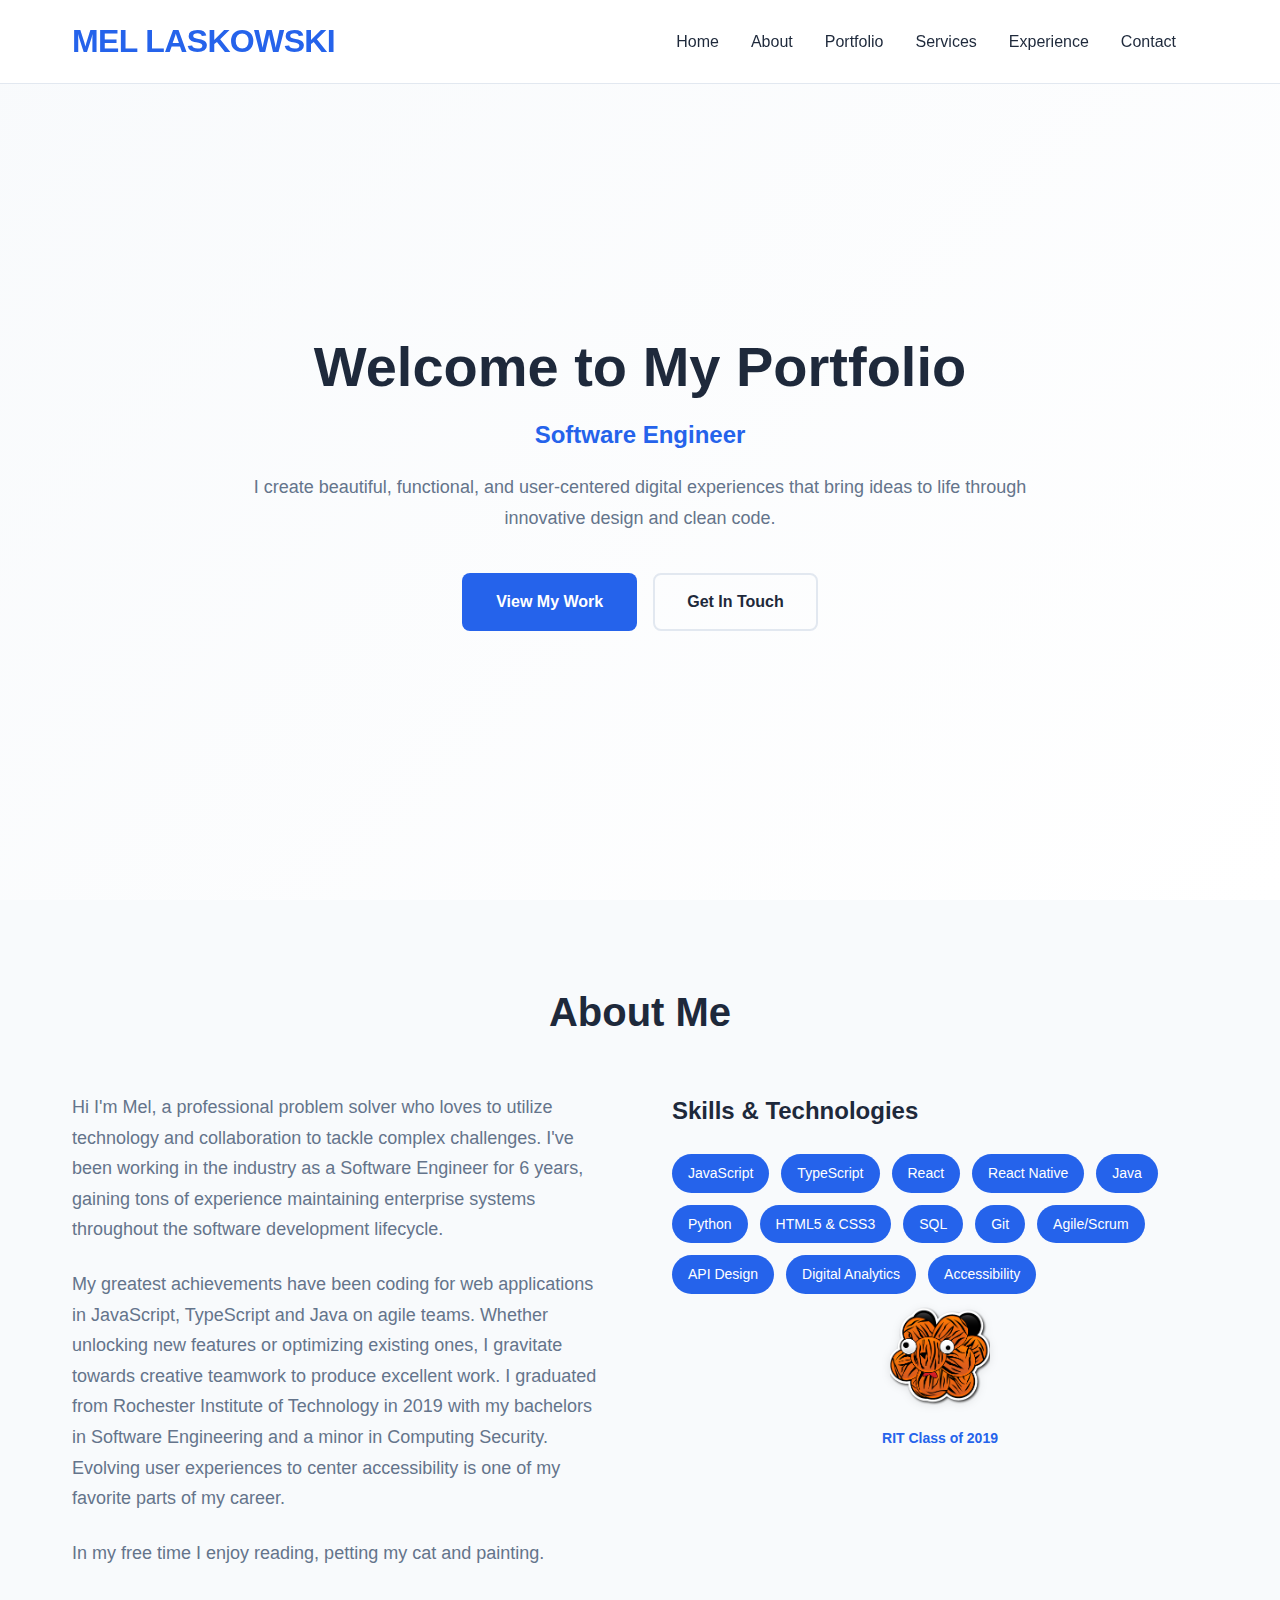
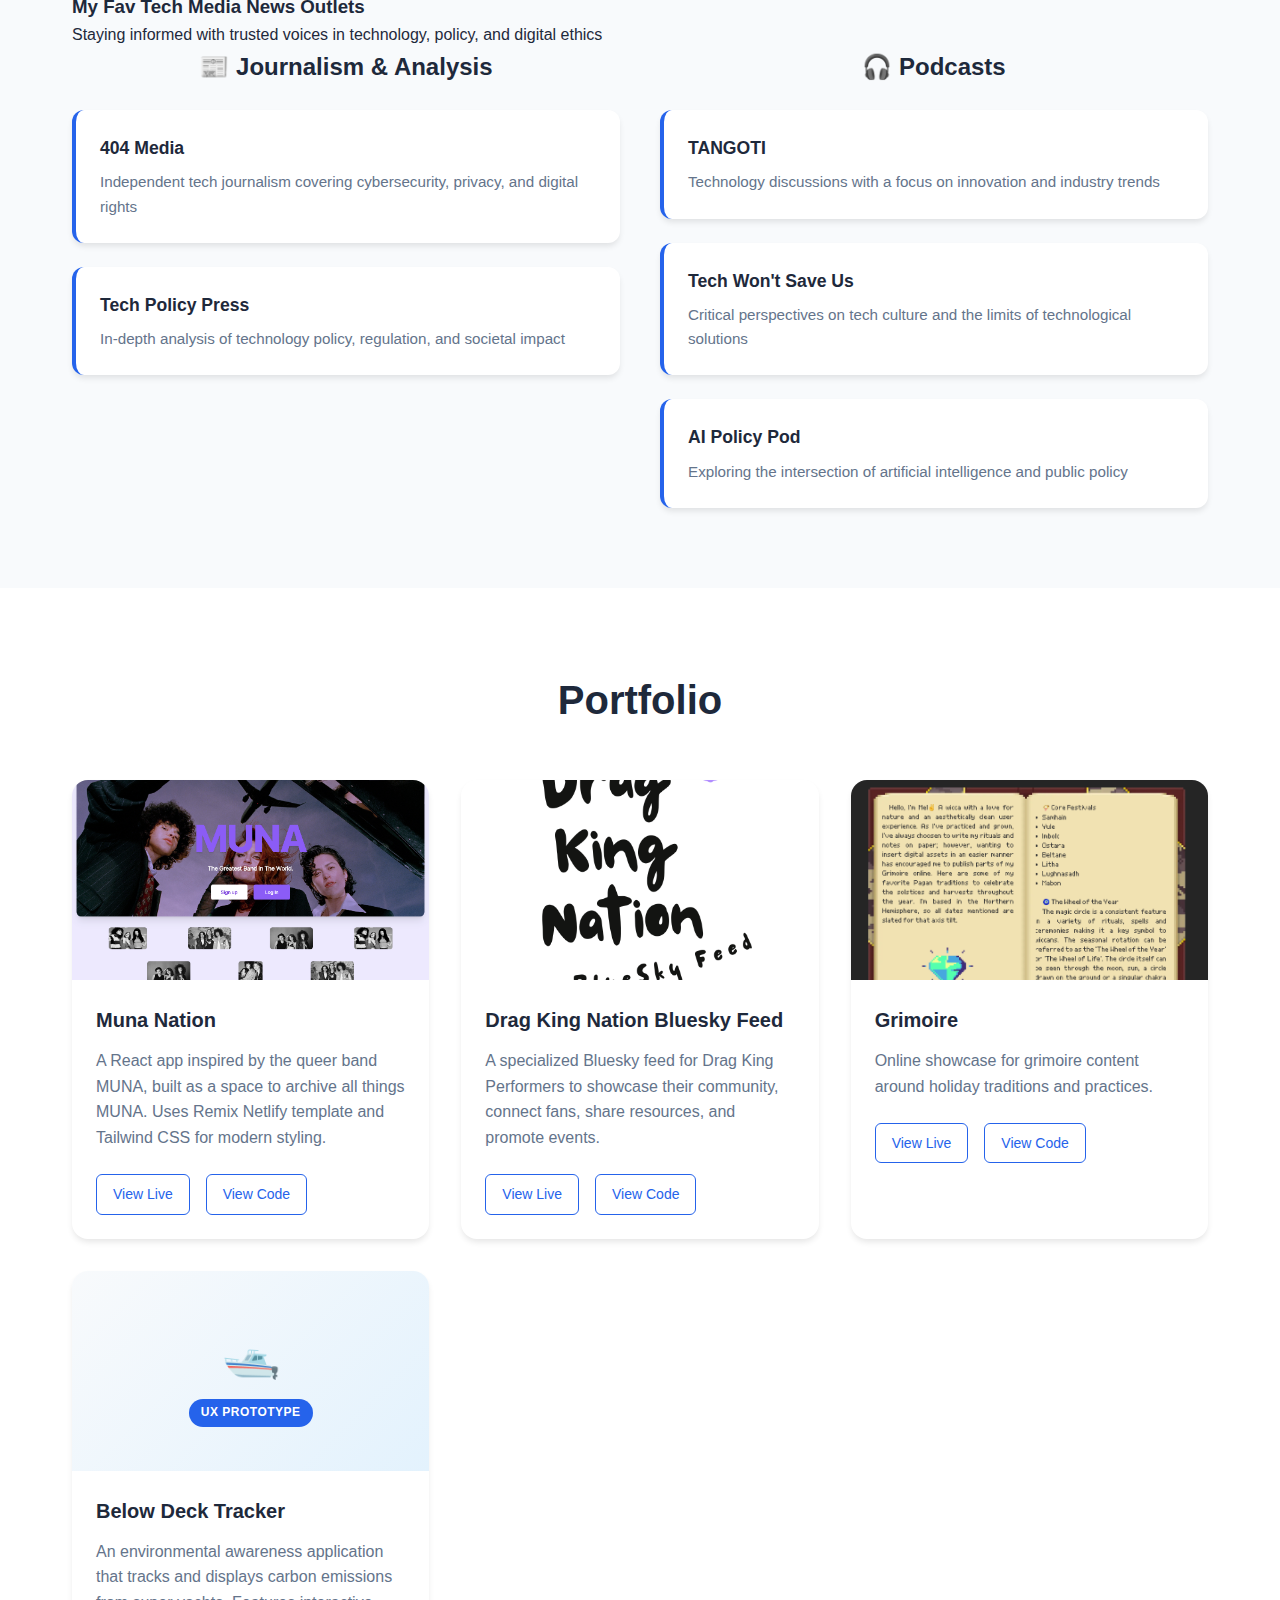
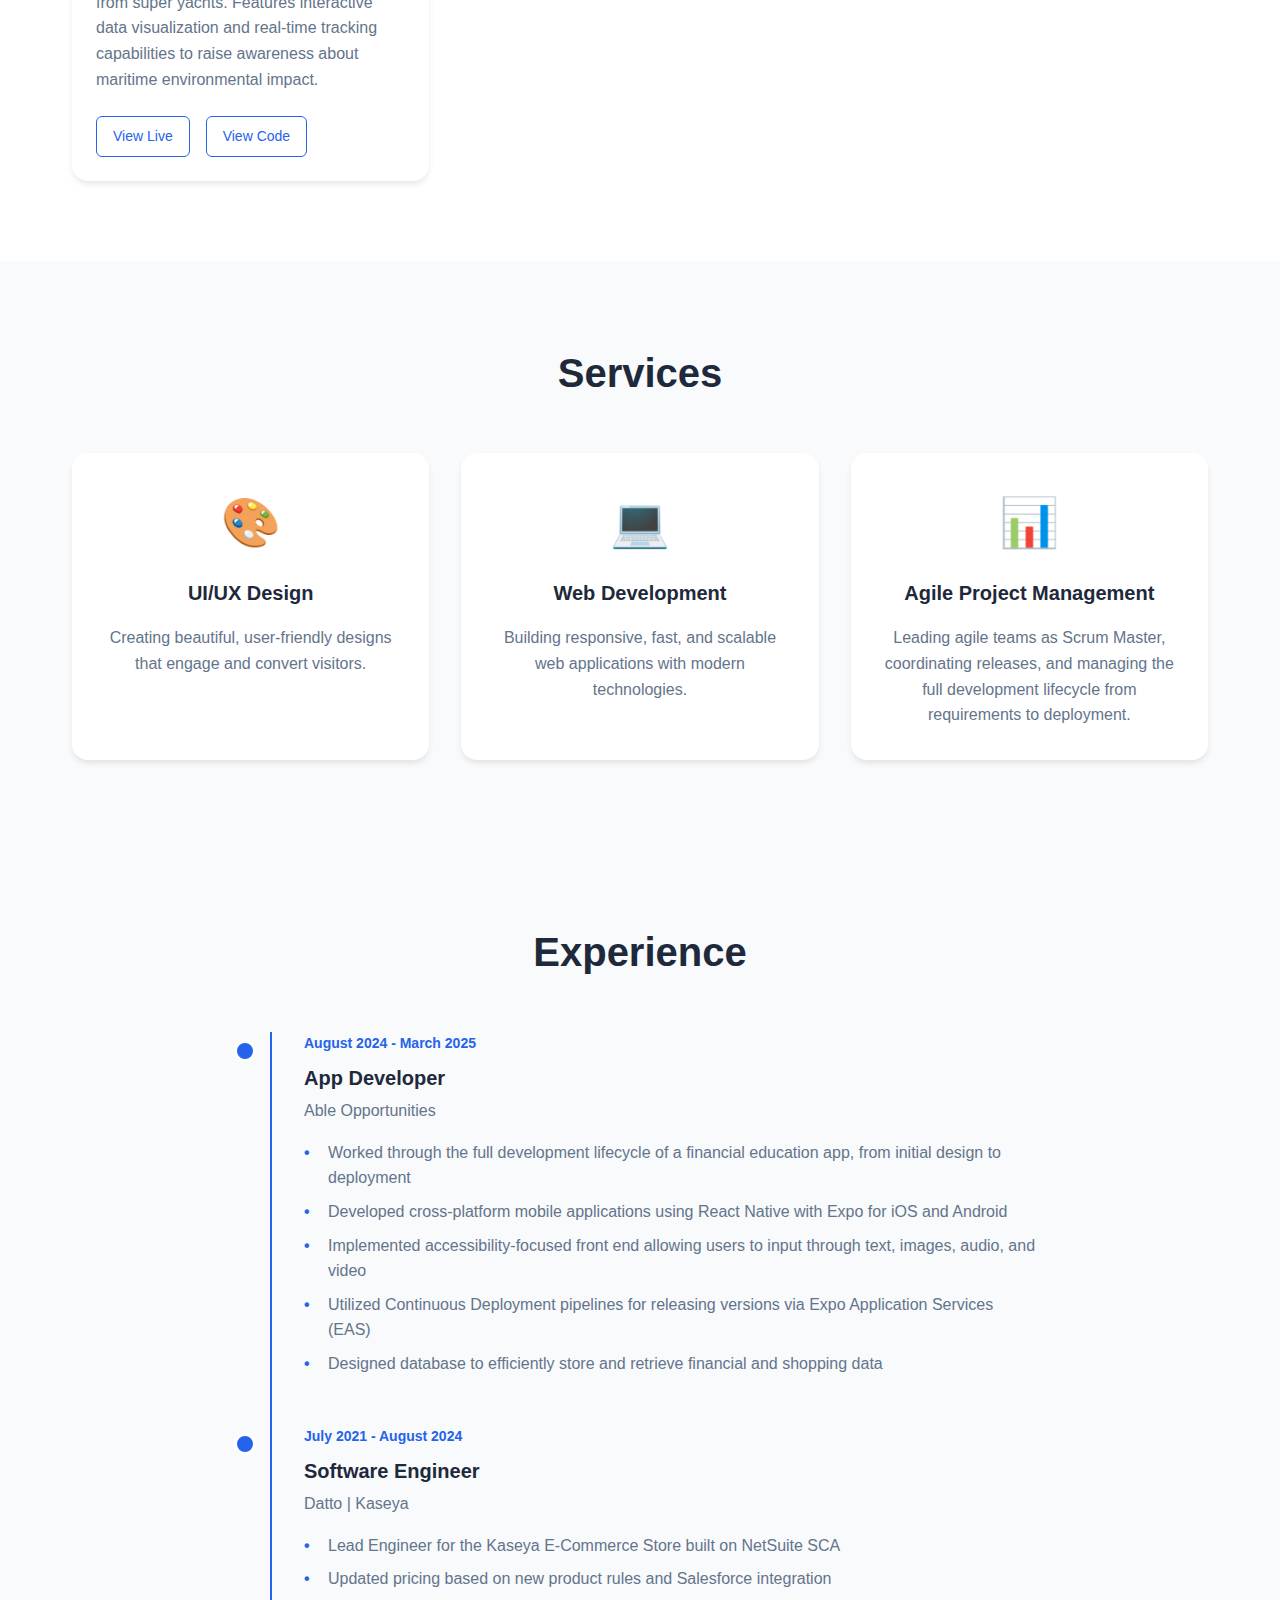
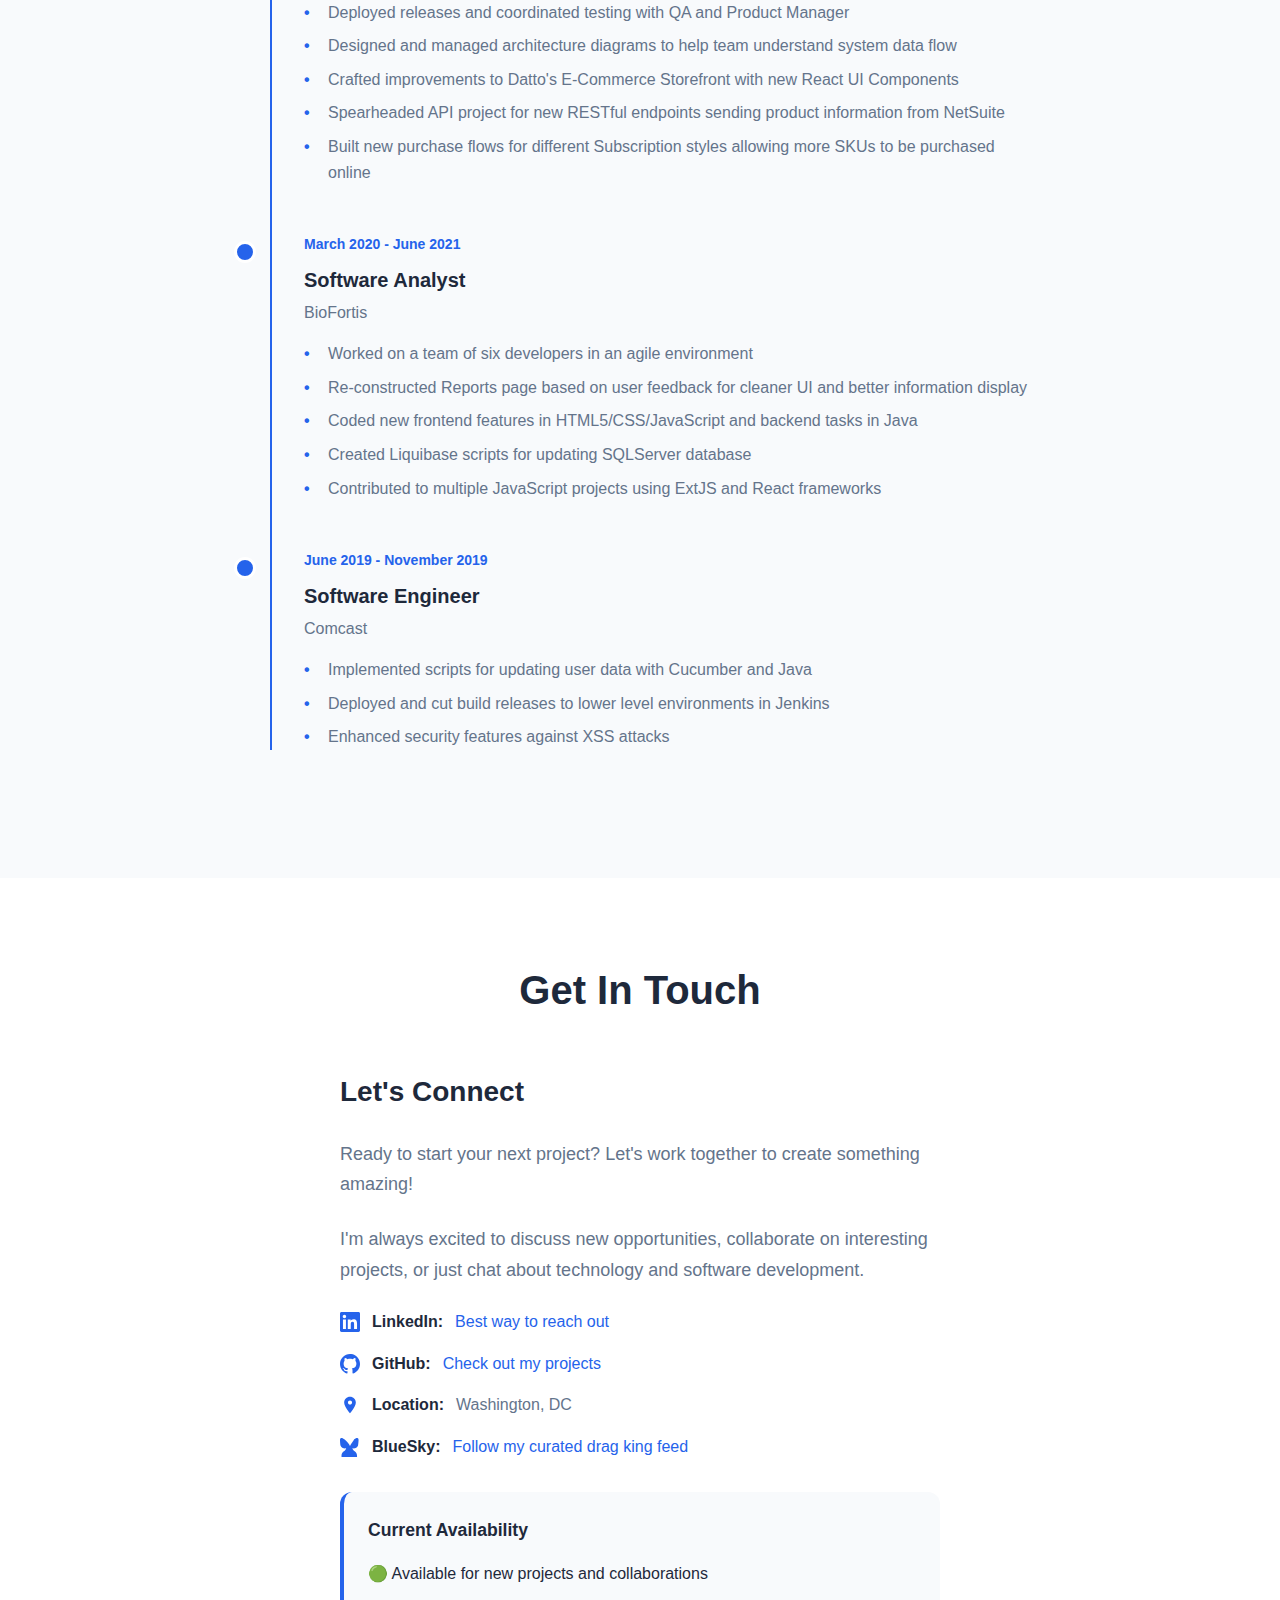
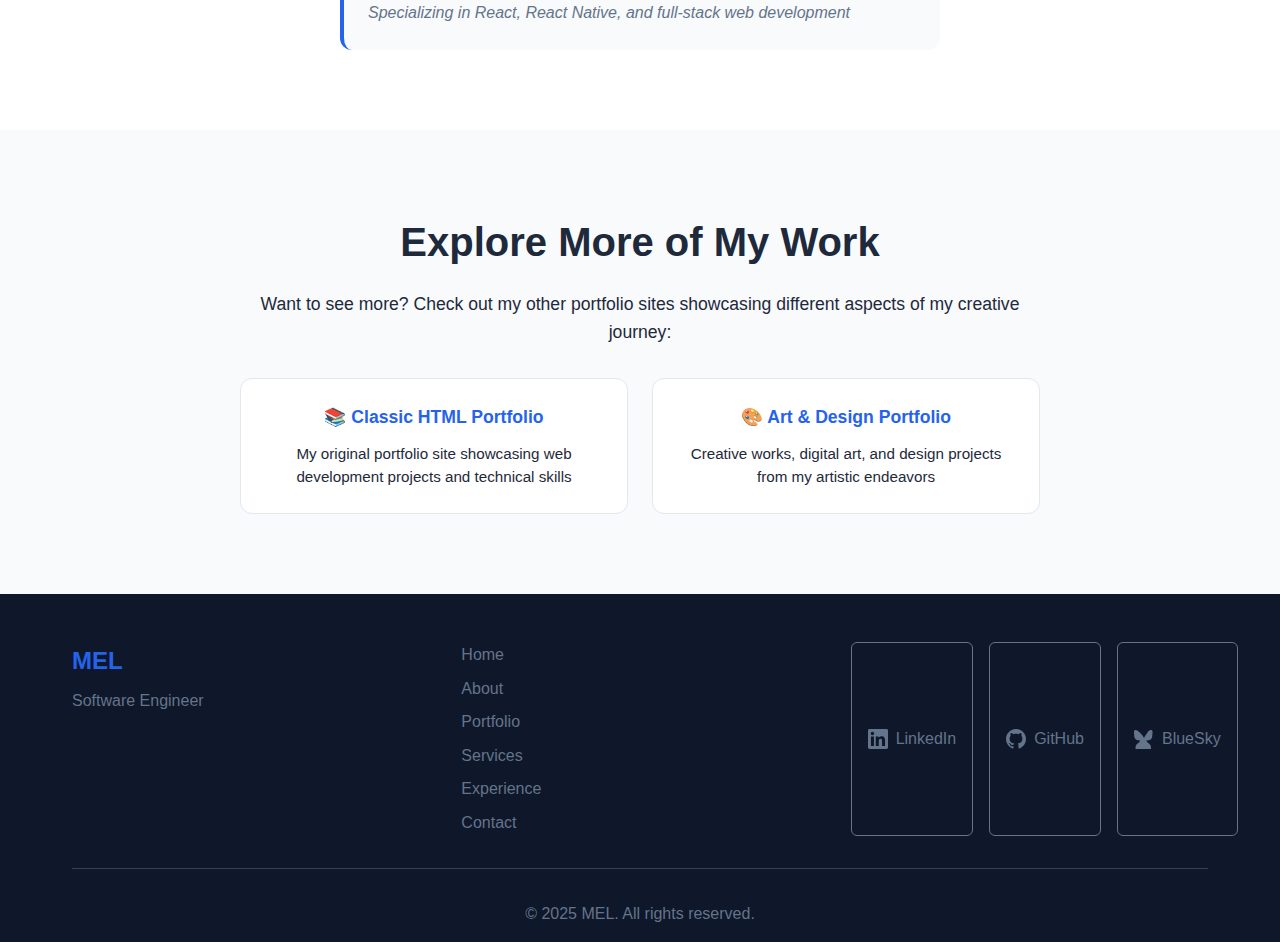
<file: index.html>
<!DOCTYPE html>
<html lang="en">
<head>
    <meta charset="UTF-8">
    <meta name="viewport" content="width=device-width, initial-scale=1.0">
    <meta name="description" content="Mel Laskowski - Software Engineer Portfolio. 6+ years experience in JavaScript, TypeScript, React, and Java. Specializing in accessible web applications and mobile development.">
    <title>Mel Laskowski | Software Engineer Portfolio</title>
    <link rel="stylesheet" href="css/style.css">
    <link rel="icon" href="images/favicon.ico" type="image/x-icon">
</head>
<body>
    <!-- Header Section with MEL branding and navigation -->
    <header class="header">
        <div class="container">
            <div class="logo">
                <h1>MEL LASKOWSKI</h1>
            </div>
            <nav class="navigation">
                <ul class="nav-menu">
                    <li><a href="#home" class="nav-link">Home</a></li>
                    <li><a href="#about" class="nav-link">About</a></li>
                    <li><a href="#portfolio" class="nav-link">Portfolio</a></li>
                    <li><a href="#services" class="nav-link">Services</a></li>
                    <li><a href="#experience" class="nav-link">Experience</a></li>
                    <li><a href="#contact" class="nav-link">Contact</a></li>
                </ul>
                <div class="hamburger">
                    <span class="bar"></span>
                    <span class="bar"></span>
                    <span class="bar"></span>
                </div>
            </nav>
        </div>
    </header>

    <!-- Hero Section -->
    <main>
        <section id="home" class="hero">
            <div class="container">
                <div class="hero-content">
                    <h2 class="hero-title">Welcome to My Portfolio</h2>
                    <p class="hero-subtitle">
                        <span class="cycling-text">
                            <span class="text-item active">Software Engineer</span>
                            <span class="text-item">UX Designer</span>
                            <span class="text-item">Project Manager</span>
                        </span>
                    </p>
                    <p class="hero-description">
                        I create beautiful, functional, and user-centered digital experiences
                        that bring ideas to life through innovative design and clean code.
                    </p>
                    <div class="hero-buttons">
                        <a href="#portfolio" class="btn btn-primary">View My Work</a>
                        <a href="#contact" class="btn btn-secondary">Get In Touch</a>
                    </div>
                </div>
            </div>
        </section>

        <!-- About Section -->
        <section id="about" class="about">
            <div class="container">
                <h2 class="section-title">About Me</h2>
                <div class="about-content">
                    <div class="about-text">
                        <p>
                            Hi I'm Mel, a professional problem solver who loves to utilize technology and
                            collaboration to tackle complex challenges. I've been working in the industry as a
                            Software Engineer for 6 years, gaining tons of experience maintaining
                            enterprise systems throughout the software development lifecycle.
                        </p>
                        <p>
                            My greatest achievements have been coding for web applications in JavaScript, TypeScript and Java on
                            agile teams. Whether unlocking new features or optimizing existing ones, I gravitate towards creative teamwork to produce excellent work. I graduated from Rochester Institute of Technology in 2019 with my
                            bachelors in Software Engineering and a minor in Computing Security. Evolving user
                            experiences to center accessibility is one of my favorite parts of my career.
                        </p>
                        <p>
                            In my free time I enjoy reading, petting my cat and painting.
                        </p>
                    </div>
                    <div class="skills">
                        <h3>Skills & Technologies</h3>
                        <div class="skills-grid">
                            <span class="skill-tag">JavaScript</span>
                            <span class="skill-tag">TypeScript</span>
                            <span class="skill-tag">React</span>
                            <span class="skill-tag">React Native</span>
                            <span class="skill-tag">Java</span>
                            <span class="skill-tag">Python</span>
                            <span class="skill-tag">HTML5 & CSS3</span>
                            <span class="skill-tag">SQL</span>
                            <span class="skill-tag">Git</span>
                            <span class="skill-tag">Agile/Scrum</span>
                            <span class="skill-tag">API Design</span>
                            <span class="skill-tag">Digital Analytics</span>
                            <span class="skill-tag">Accessibility</span>
                        </div>
                        <div class="rit-tiger">
                            <div class="tiger-container">
                                <img src="images/RIT_TIGER.png" alt="RIT Tiger - Class of 2019" class="tiger-image">
                                <p class="rit-text">RIT Class of 2019</p>
                                <div class="rit-tooltip">
                                    <div class="tooltip-content">
                                        <h4>Rochester Institute of Technology</h4>
                                        <p><strong>2014 - 2019</strong></p>
                                        <p>Bachelor of Science in Software Engineering</p>
                                        <p>Minor in Computing Security</p>
                                        <p>Immersion in Deaf Studies</p>
                                        <div class="coop-section">
                                            <p><strong>Co-op Experience:</strong></p>
                                            <div class="company-logos">
                                                <div class="company-item">
                                                    <img src="images/blackbaud_logo.jpeg" alt="Blackbaud logo" class="company-logo-img">
                                                    <span class="company-name">Blackbaud</span>
                                                    <span class="company-years">2016</span>
                                                </div>
                                                <div class="company-item">
                                                    <img src="images/Intuit-Logo.png" alt="Intuit logo" class="company-logo-img">
                                                    <span class="company-name">Intuit</span>
                                                    <span class="company-years">2018</span>
                                                </div>
                                            </div>
                                        </div>
                                        <p>Graduated with comprehensive knowledge in software development lifecycle, agile methodologies, and secure coding practices.</p>
                                    </div>
                                </div>
                            </div>
                        </div>
                    </div>
                </div>
                <h3>My Fav Tech Media News Outlets</h3>
                <p class="section-description">Staying informed with trusted voices in technology, policy, and digital ethics</p>
                <div class="media-grid">
                    <div class="media-category">
                        <h3>📰 Journalism & Analysis</h3>
                        <div class="media-items">
                            <div class="media-item">
                                <h4>404 Media</h4>
                                <p>Independent tech journalism covering cybersecurity, privacy, and digital rights</p>
                            </div>
                            <div class="media-item">
                                <h4>Tech Policy Press</h4>
                                <p>In-depth analysis of technology policy, regulation, and societal impact</p>
                            </div>
                        </div>
                    </div>
                    <div class="media-category">
                        <h3>🎧 Podcasts</h3>
                        <div class="media-items">
                            <div class="media-item">
                                <h4>TANGOTI</h4>
                                <p>Technology discussions with a focus on innovation and industry trends</p>
                            </div>
                            <div class="media-item">
                                <h4>Tech Won't Save Us</h4>
                                <p>Critical perspectives on tech culture and the limits of technological solutions</p>
                            </div>
                            <div class="media-item">
                                <h4>AI Policy Pod</h4>
                                <p>Exploring the intersection of artificial intelligence and public policy</p>
                            </div>
                        </div>
                    </div>
                </div>
            </div>
        </section>

        <!-- Portfolio Section -->
        <section id="portfolio" class="portfolio">
            <div class="container">
                <h2 class="section-title">Portfolio</h2>
                <div class="portfolio-grid">
                    <div class="portfolio-item">
                        <div class="portfolio-image">
                            <img src="images/muna_nation_project_screenshot.png" alt="Muna Nation project screenshot" class="project-image">
                        </div>
                        <div class="portfolio-content">
                            <h3>Muna Nation</h3>
                            <p>A React app inspired by the queer band MUNA, built as a space to archive all things MUNA. Uses Remix Netlify template and Tailwind CSS for modern styling.</p>
                            <div class="portfolio-links">
                                <a href="https://muna-nation.com/" class="portfolio-link" target="_blank" rel="noopener noreferrer">View Live</a>
                                <a href="https://github.com/mellaskowski/muna-nation" target="_blank" class="portfolio-link">View Code</a>
                            </div>
                        </div>
                    </div>
                    <div class="portfolio-item">
                        <div class="portfolio-image">
                            <img src="images/drag_king_nation_img.png" alt="Drag King Nation project logo" class="project-image">
                        </div>
                        <div class="portfolio-content">
                            <h3>Drag King Nation Bluesky Feed</h3>
                            <p>A specialized Bluesky feed for Drag King Performers to showcase their community, connect fans, share resources, and promote events.</p>
                            <div class="portfolio-links">
                                <a href="https://bsky.app/profile/did:plc:k7y6asnvjqlliwwmhtcwl5da/feed/aaadhy3kbfmpk" class="portfolio-link" target="_blank" rel="noopener noreferrer">View Live</a>
                                <a href="https://github.com/mellaskowski/king-content-generator" target="_blank" class="portfolio-link">View Code</a>
                            </div>
                        </div>
                    </div>
                    <div class="portfolio-item">
                        <div class="portfolio-image">
                            <img src="images/grimoire.png" alt="Grimoire project screenshot" class="project-image">
                        </div>
                        <div class="portfolio-content">
                            <h3>Grimoire</h3>
                            <p>Online showcase for grimoire content around holiday traditions and practices.</p>
                            <div class="portfolio-links">
                                <a href="https://mellaskowski.github.io/grimoire/" class="portfolio-link" target="_blank" rel="noopener noreferrer">View Live</a>
                                <a href="https://github.com/mellaskowski/grimoire" target="_blank" class="portfolio-link">View Code</a>
                            </div>
                        </div>
                    </div>
                    <div class="portfolio-item">
                        <div class="portfolio-image">
                            <div class="prototype-placeholder">
                                <div class="prototype-icon">🛥️</div>
                                <span class="prototype-status">UX Prototype</span>
                            </div>
                        </div>
                        <div class="portfolio-content">
                            <h3>Below Deck Tracker</h3>
                            <p>An environmental awareness application that tracks and displays carbon emissions from super yachts. Features interactive data visualization and real-time tracking capabilities to raise awareness about maritime environmental impact.</p>
                            <div class="portfolio-links">
                                <a href="https://belowdecktracker.netlify.app/" class="portfolio-link" target="_blank" rel="noopener noreferrer">View Live</a>
                                <a href="https://github.com/mellaskowski/below-deck-tracker/tree/main" class="portfolio-link" target="_blank" rel="noopener noreferrer">View Code</a>
                            </div>
                        </div>
                    </div>
                </div>
            </div>
        </section>

        <!-- Services Section -->
        <section id="services" class="services">
            <div class="container">
                <h2 class="section-title">Services</h2>
                <div class="services-grid">
                    <div class="service-item">
                        <div class="service-icon">🎨</div>
                        <h3>UI/UX Design</h3>
                        <p>Creating beautiful, user-friendly designs that engage and convert visitors.</p>
                    </div>
                    <div class="service-item">
                        <div class="service-icon">💻</div>
                        <h3>Web Development</h3>
                        <p>Building responsive, fast, and scalable web applications with modern technologies.</p>
                    </div>
                    <div class="service-item">
                        <div class="service-icon">📊</div>
                        <h3>Agile Project Management</h3>
                        <p>Leading agile teams as Scrum Master, coordinating releases, and managing the full development lifecycle from requirements to deployment.</p>
                    </div>
                </div>
            </div>
        </section>

        <!-- Experience Section -->
        <section id="experience" class="experience">
            <div class="container">
                <h2 class="section-title">Experience</h2>
                <div class="timeline">
                    <div class="timeline-item">
                        <div class="timeline-date">August 2024 - March 2025</div>
                        <div class="timeline-content">
                            <h3>App Developer</h3>
                            <h4>Able Opportunities</h4>
                            <ul>
                                <li>Worked through the full development lifecycle of a financial education app, from initial design to deployment</li>
                                <li>Developed cross-platform mobile applications using React Native with Expo for iOS and Android</li>
                                <li>Implemented accessibility-focused front end allowing users to input through text, images, audio, and video</li>
                                <li>Utilized Continuous Deployment pipelines for releasing versions via Expo Application Services (EAS)</li>
                                <li>Designed database to efficiently store and retrieve financial and shopping data</li>
                            </ul>
                        </div>
                    </div>
                    <div class="timeline-item">
                        <div class="timeline-date">July 2021 - August 2024</div>
                        <div class="timeline-content">
                            <h3>Software Engineer</h3>
                            <h4>Datto | Kaseya</h4>
                            <ul>
                                <li>Lead Engineer for the Kaseya E-Commerce Store built on NetSuite SCA</li>
                                <li>Updated pricing based on new product rules and Salesforce integration</li>
                                <li>Deployed releases and coordinated testing with QA and Product Manager</li>
                                <li>Designed and managed architecture diagrams to help team understand system data flow</li>
                                <li>Crafted improvements to Datto's E-Commerce Storefront with new React UI Components</li>
                                <li>Spearheaded API project for new RESTful endpoints sending product information from NetSuite</li>
                                <li>Built new purchase flows for different Subscription styles allowing more SKUs to be purchased online</li>
                            </ul>
                        </div>
                    </div>
                    <div class="timeline-item">
                        <div class="timeline-date">March 2020 - June 2021</div>
                        <div class="timeline-content">
                            <h3>Software Analyst</h3>
                            <h4>BioFortis</h4>
                            <ul>
                                <li>Worked on a team of six developers in an agile environment</li>
                                <li>Re-constructed Reports page based on user feedback for cleaner UI and better information display</li>
                                <li>Coded new frontend features in HTML5/CSS/JavaScript and backend tasks in Java</li>
                                <li>Created Liquibase scripts for updating SQLServer database</li>
                                <li>Contributed to multiple JavaScript projects using ExtJS and React frameworks</li>
                            </ul>
                        </div>
                    </div>
                    <div class="timeline-item">
                        <div class="timeline-date">June 2019 - November 2019</div>
                        <div class="timeline-content">
                            <h3>Software Engineer</h3>
                            <h4>Comcast</h4>
                            <ul>
                                <li>Implemented scripts for updating user data with Cucumber and Java</li>
                                <li>Deployed and cut build releases to lower level environments in Jenkins</li>
                                <li>Enhanced security features against XSS attacks</li>
                            </ul>
                        </div>
                    </div>
                </div>
            </div>
        </section>

        <!-- Contact Section -->
        <section id="contact" class="contact">
            <div class="container">
                <h2 class="section-title">Get In Touch</h2>
                <div class="contact-content">
                    <div class="contact-info">
                        <h3>Let's Connect</h3>
                        <p>Ready to start your next project? Let's work together to create something amazing!</p>
                        <p>I'm always excited to discuss new opportunities, collaborate on interesting projects, or just chat about technology and software development.</p>
                        
                        <div class="contact-details">
                            <div class="contact-item">
                                <svg class="contact-icon" width="20" height="20" viewBox="0 0 24 24" fill="currentColor">
                                    <path d="M20.447 20.452h-3.554v-5.569c0-1.328-.027-3.037-1.852-3.037-1.853 0-2.136 1.445-2.136 2.939v5.667H9.351V9h3.414v1.561h.046c.477-.9 1.637-1.85 3.37-1.85 3.601 0 4.267 2.37 4.267 5.455v6.286zM5.337 7.433c-1.144 0-2.063-.926-2.063-2.065 0-1.138.92-2.063 2.063-2.063 1.14 0 2.064.925 2.064 2.063 0 1.139-.925 2.065-2.064 2.065zm1.782 13.019H3.555V9h3.564v11.452zM22.225 0H1.771C.792 0 0 .774 0 1.729v20.542C0 23.227.792 24 1.771 24h20.451C23.2 24 24 23.227 24 22.271V1.729C24 .774 23.2 0 22.222 0h.003z"/>
                                </svg>
                                <strong>LinkedIn:</strong> <a href="http://linkedin.com/in/mellaskowski12" target="_blank" rel="noopener noreferrer">Best way to reach out</a>
                            </div>
                            <div class="contact-item">
                                <svg class="contact-icon" width="20" height="20" viewBox="0 0 24 24" fill="currentColor">
                                    <path d="M12 0c-6.626 0-12 5.373-12 12 0 5.302 3.438 9.8 8.207 11.387.599.111.793-.261.793-.577v-2.234c-3.338.726-4.033-1.416-4.033-1.416-.546-1.387-1.333-1.756-1.333-1.756-1.089-.745.083-.729.083-.729 1.205.084 1.839 1.237 1.839 1.237 1.07 1.834 2.807 1.304 3.492.997.107-.775.418-1.305.762-1.604-2.665-.305-5.467-1.334-5.467-5.931 0-1.311.469-2.381 1.236-3.221-.124-.303-.535-1.524.117-3.176 0 0 1.008-.322 3.301 1.23.957-.266 1.983-.399 3.003-.404 1.02.005 2.047.138 3.006.404 2.291-1.552 3.297-1.23 3.297-1.30.653 1.653.242 2.874.118 3.176.77.84 1.235 1.911 1.235 3.221 0 4.609-2.807 5.624-5.479 5.921.43.372.823 1.102.823 2.222v3.293c0 .319.192.694.801.576 4.765-1.589 8.199-6.086 8.199-11.386 0-6.627-5.373-12-12-12z"/>
                                </svg>
                                <strong>GitHub:</strong> <a href="https://github.com/mellaskowski" target="_blank" rel="noopener noreferrer">Check out my projects</a>
                            </div>
                            <div class="contact-item">
                                <svg class="contact-icon" width="20" height="20" viewBox="0 0 24 24" fill="currentColor">
                                    <path d="M12 2C8.13 2 5 5.13 5 9c0 5.25 7 13 7 13s7-7.75 7-13c0-3.87-3.13-7-7-7zm0 9.5c-1.38 0-2.5-1.12-2.5-2.5s1.12-2.5 2.5-2.5 2.5 1.12 2.5 2.5-1.12 2.5-2.5 2.5z"/>
                                </svg>
                                <strong>Location:</strong> Washington, DC
                            </div>
                            <div class="contact-item">
                                <svg class="contact-icon" width="20" height="20" viewBox="0 0 24 24" fill="currentColor">
                                    <path d="M12 10.8c-1.087-2.114-4.046-6.053-6.798-7.995C2.566.944 1.561 1.266.902 1.565.139 1.908 0 3.08 0 3.768c0 .69.378 5.65.624 6.479.815 2.736 3.713 3.66 6.383 3.364.136-.02.27-.04.407-.056-.304.826-.727 1.921-1.551 2.771-1.425 1.46-4.056 2.19-4.056 6.704 0 9.704 2.666 12.775 6.729 12.775 1.024 0 1.901-.3 2.598-.733.697.433 1.574.733 2.598.733 4.063 0 6.729-3.071 6.729-12.775 0-4.515-2.631-5.244-4.056-6.704-.824-.85-1.247-1.945-1.551-2.771.136.017.27.037.407.056 2.67.296 5.568-.628 6.383-3.364.246-.829.624-5.789.624-6.479 0-.688-.139-1.86-.902-2.203-.659-.299-1.664-.621-4.3 1.24C16.046 4.748 13.087 8.687 12 10.8Z"/>
                                </svg>
                                <strong>BlueSky:</strong> <a href="https://bsky.app/profile/drag-king-lover.bsky.social/feed/aaahqlaaidqjk" target="_blank" rel="noopener noreferrer">Follow my curated drag king feed</a>
                            </div>
                        </div>
                        
                        <div class="availability-status">
                            <h4>Current Availability</h4>
                            <p>🟢 Available for new projects and collaborations</p>
                            <p>Specializing in React, React Native, and full-stack web development</p>
                        </div>
                    </div>
                </div>
            </div>
        </section>

        <!-- More Work Section -->
        <section id="more-work" class="more-work">
            <div class="container">
                <div class="portfolio-links-box">
                    <h2 class="section-title">Explore More of My Work</h2>
                    <p>Want to see more? Check out my other portfolio sites showcasing different aspects of my creative journey:</p>
                    <div class="additional-portfolios">
                        <a href="https://mellaskowski.github.io/portfolio/" class="portfolio-box-link" target="_blank" rel="noopener noreferrer">
                            <div class="portfolio-link-item">
                                <h4>📚 Classic HTML Portfolio</h4>
                                <p>My original portfolio site showcasing web development projects and technical skills</p>
                            </div>
                        </a>
                        <a href="https://mellaskowski.github.io/art-portfolio/" class="portfolio-box-link" target="_blank" rel="noopener noreferrer">
                            <div class="portfolio-link-item">
                                <h4>🎨 Art & Design Portfolio</h4>
                                <p>Creative works, digital art, and design projects from my artistic endeavors</p>
                            </div>
                        </a>
                    </div>
                </div>
            </div>
        </section>
    </main>

    <!-- Footer -->
    <footer class="footer">
        <div class="container">
            <div class="footer-content">
                <div class="footer-brand">
                    <h3>MEL</h3>
                    <p>Software Engineer</p>
                </div>
                <div class="footer-links">
                    <a href="#home">Home</a>
                    <a href="#about">About</a>
                    <a href="#portfolio">Portfolio</a>
                    <a href="#services">Services</a>
                    <a href="#experience">Experience</a>
                    <a href="#contact">Contact</a>
                </div>
                <div class="social-links">
                    <a href="http://linkedin.com/in/mellaskowski12" class="social-link" aria-label="LinkedIn" target="_blank" rel="noopener noreferrer">
                        <svg class="social-icon" width="20" height="20" viewBox="0 0 24 24" fill="currentColor">
                            <path d="M20.447 20.452h-3.554v-5.569c0-1.328-.027-3.037-1.852-3.037-1.853 0-2.136 1.445-2.136 2.939v5.667H9.351V9h3.414v1.561h.046c.477-.9 1.637-1.85 3.37-1.85 3.601 0 4.267 2.37 4.267 5.455v6.286zM5.337 7.433c-1.144 0-2.063-.926-2.063-2.065 0-1.138.92-2.063 2.063-2.063 1.14 0 2.064.925 2.064 2.063 0 1.139-.925 2.065-2.064 2.065zm1.782 13.019H3.555V9h3.564v11.452zM22.225 0H1.771C.792 0 0 .774 0 1.729v20.542C0 23.227.792 24 1.771 24h20.451C23.2 24 24 23.227 24 22.271V1.729C24 .774 23.2 0 22.222 0h.003z"/>
                        </svg>
                        LinkedIn
                    </a>
                    <a href="https://github.com/mellaskowski" class="social-link" aria-label="GitHub" target="_blank" rel="noopener noreferrer">
                        <svg class="social-icon" width="20" height="20" viewBox="0 0 24 24" fill="currentColor">
                            <path d="M12 0c-6.626 0-12 5.373-12 12 0 5.302 3.438 9.8 8.207 11.387.599.111.793-.261.793-.577v-2.234c-3.338.726-4.033-1.416-4.033-1.416-.546-1.387-1.333-1.756-1.333-1.756-1.089-.745.083-.729.083-.729 1.205.084 1.839 1.237 1.839 1.237 1.07 1.834 2.807 1.304 3.492.997.107-.775.418-1.305.762-1.604-2.665-.305-5.467-1.334-5.467-5.931 0-1.311.469-2.381 1.236-3.221-.124-.303-.535-1.524.117-3.176 0 0 1.008-.322 3.301 1.23.957-.266 1.983-.399 3.003-.404 1.02.005 2.047.138 3.006.404 2.291-1.552 3.297-1.23 3.297-1.23.653 1.653.242 2.874.118 3.176.77.84 1.235 1.911 1.235 3.221 0 4.609-2.807 5.624-5.479 5.921.43.372.823 1.102.823 2.222v3.293c0 .319.192.694.801.576 4.765-1.589 8.199-6.086 8.199-11.386 0-6.627-5.373-12-12-12z"/>
                        </svg>
                        GitHub
                    </a>
                    <a href="https://bsky.app/profile/drag-king-lover.bsky.social/feed/aaahqlaaidqjk" class="social-link" aria-label="BlueSky" target="_blank" rel="noopener noreferrer">
                        <svg class="social-icon" width="20" height="20" viewBox="0 0 24 24" fill="currentColor">
                            <path d="M12 10.8c-1.087-2.114-4.046-6.053-6.798-7.995C2.566.944 1.561 1.266.902 1.565.139 1.908 0 3.08 0 3.768c0 .69.378 5.65.624 6.479.815 2.736 3.713 3.66 6.383 3.364.136-.02.27-.04.407-.056-.304.826-.727 1.921-1.551 2.771-1.425 1.46-4.056 2.19-4.056 6.704 0 9.704 2.666 12.775 6.729 12.775 1.024 0 1.901-.3 2.598-.733.697.433 1.574.733 2.598.733 4.063 0 6.729-3.071 6.729-12.775 0-4.515-2.631-5.244-4.056-6.704-.824-.85-1.247-1.945-1.551-2.771.136.017.27.037.407.056 2.67.296 5.568-.628 6.383-3.364.246-.829.624-5.789.624-6.479 0-.688-.139-1.86-.902-2.203-.659-.299-1.664-.621-4.3 1.24C16.046 4.748 13.087 8.687 12 10.8Z"/>
                        </svg>
                        BlueSky
                    </a>
                </div>
            </div>
            <div class="footer-bottom">
                <p>&copy; 2025 MEL. All rights reserved.</p>
            </div>
        </div>
    </footer>

    <script src="js/script.js"></script>
</body>
</html>
</file>
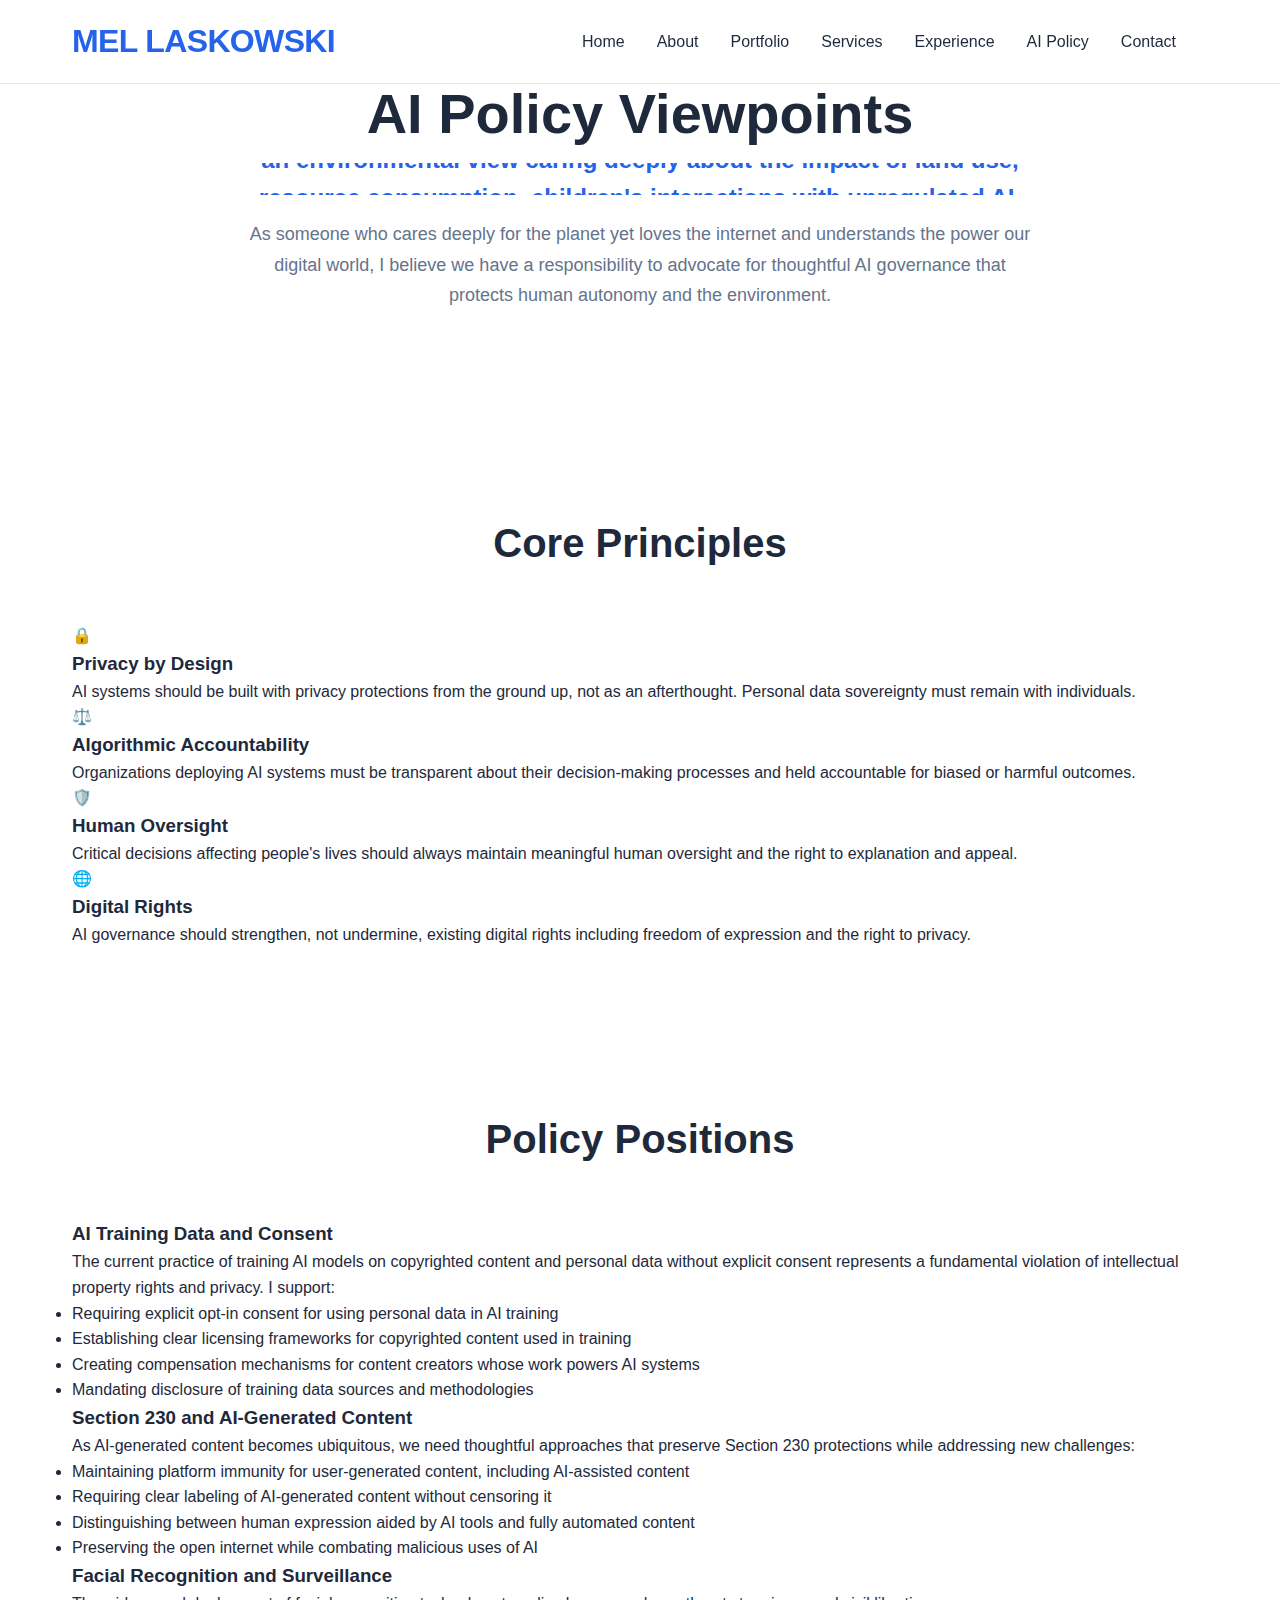
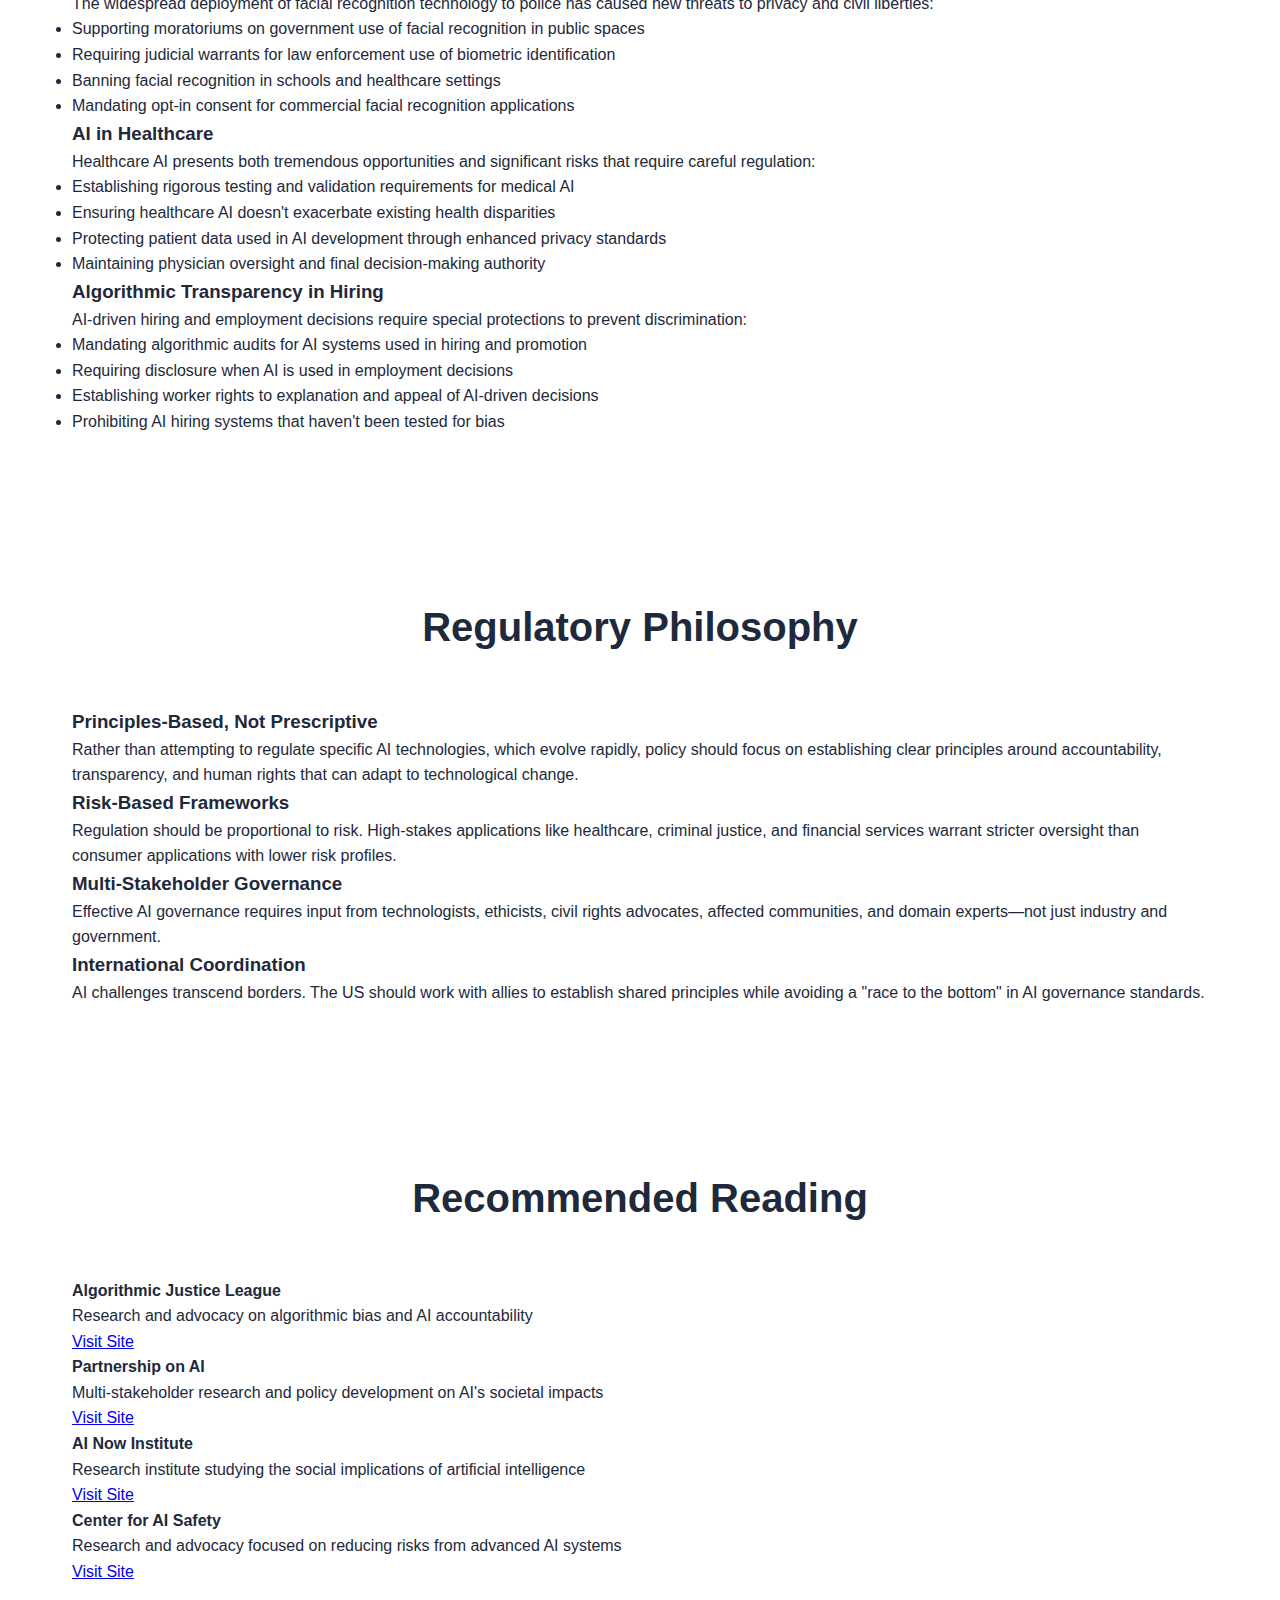
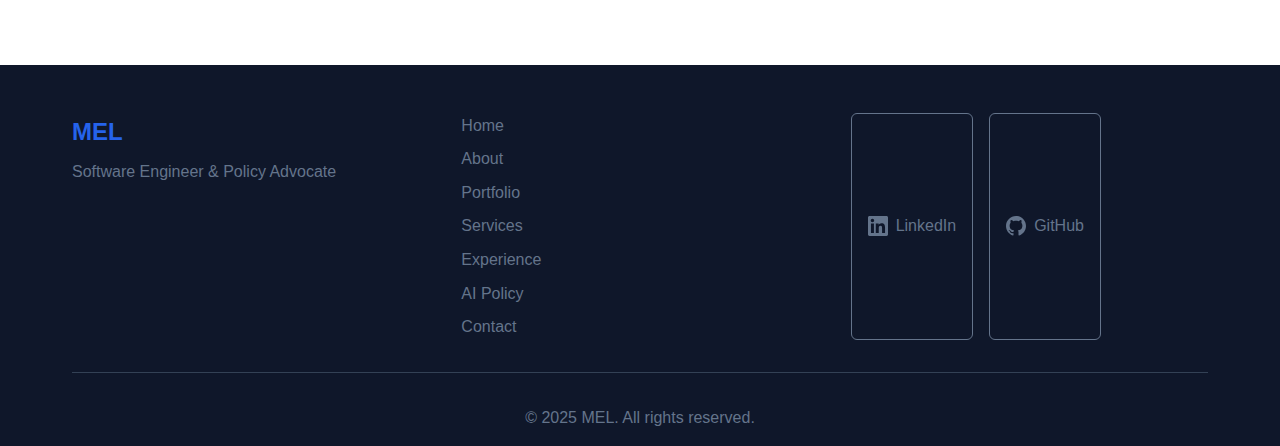
<file: ai-policy.html>
<!DOCTYPE html>
<html lang="en">
<head>
    <meta charset="UTF-8">
    <meta name="viewport" content="width=device-width, initial-scale=1.0">
    <meta name="description" content="Mel Laskowski's AI Policy Viewpoints - Perspectives on artificial intelligence regulation, ethics, and societal impact from a software engineer's perspective.">
    <title>AI Policy Viewpoints | Mel Laskowski</title>
    <link rel="stylesheet" href="css/style.css">
    <link rel="icon" href="images/favicon.ico" type="image/x-icon">
</head>
<body>
    <!-- Header Section -->
    <header class="header">
        <div class="container">
            <div class="logo">
                <h1><a href="index.html" style="text-decoration: none; color: inherit;">MEL LASKOWSKI</a></h1>
            </div>
            <nav class="navigation">
                <ul class="nav-menu">
                    <li><a href="index.html#home" class="nav-link">Home</a></li>
                    <li><a href="index.html#about" class="nav-link">About</a></li>
                    <li><a href="index.html#portfolio" class="nav-link">Portfolio</a></li>
                    <li><a href="index.html#services" class="nav-link">Services</a></li>
                    <li><a href="index.html#experience" class="nav-link">Experience</a></li>
                    <li><a href="ai-policy.html" class="nav-link active">AI Policy</a></li>
                    <li><a href="index.html#contact" class="nav-link">Contact</a></li>
                </ul>
                <div class="hamburger">
                    <span class="bar"></span>
                    <span class="bar"></span>
                    <span class="bar"></span>
                </div>
            </nav>
        </div>
    </header>

    <!-- AI Policy Hero Section -->
    <main>
        <section class="ai-policy-hero">
            <div class="container">
                <div class="hero-content">
                    <h1 class="hero-title">AI Policy Viewpoints</h1>
                    <p class="hero-subtitle">
                        Navigating the intersection of technology, ethics, and society through an environmental view 
                        caring deeply about the impact of land use, resource consumption, children's interactions with unregulated AI, and surveillance.
                    </p>
                    <p class="hero-description">
                        As someone who cares deeply for the planet yet loves the internet and understands the power our digital world, I believe we have a responsibility 
                        to advocate for thoughtful AI governance that protects human autonomy and the environment.
                    </p>
                </div>
            </div>
        </section>

        <!-- Core Principles Section -->
        <section class="ai-principles">
            <div class="container">
                <h2 class="section-title">Core Principles</h2>
                <div class="principles-grid">
                    <div class="principle-card">
                        <div class="principle-icon">🔒</div>
                        <h3>Privacy by Design</h3>
                        <p>AI systems should be built with privacy protections from the ground up, not as an afterthought. Personal data sovereignty must remain with individuals.</p>
                    </div>
                    <div class="principle-card">
                        <div class="principle-icon">⚖️</div>
                        <h3>Algorithmic Accountability</h3>
                        <p>Organizations deploying AI systems must be transparent about their decision-making processes and held accountable for biased or harmful outcomes.</p>
                    </div>
                    <div class="principle-card">
                        <div class="principle-icon">🛡️</div>
                        <h3>Human Oversight</h3>
                        <p>Critical decisions affecting people's lives should always maintain meaningful human oversight and the right to explanation and appeal.</p>
                    </div>
                    <div class="principle-card">
                        <div class="principle-icon">🌐</div>
                        <h3>Digital Rights</h3>
                        <p>AI governance should strengthen, not undermine, existing digital rights including freedom of expression and the right to privacy.</p>
                    </div>
                </div>
            </div>
        </section>

        <!-- Policy Positions Section -->
        <section class="policy-positions">
            <div class="container">
                <h2 class="section-title">Policy Positions</h2>
                
                <div class="position-item">
                    <h3>AI Training Data and Consent</h3>
                    <p>The current practice of training AI models on copyrighted content and personal data without explicit consent represents a fundamental violation of intellectual property rights and privacy. I support:</p>
                    <ul>
                        <li>Requiring explicit opt-in consent for using personal data in AI training</li>
                        <li>Establishing clear licensing frameworks for copyrighted content used in training</li>
                        <li>Creating compensation mechanisms for content creators whose work powers AI systems</li>
                        <li>Mandating disclosure of training data sources and methodologies</li>
                    </ul>
                </div>

                <div class="position-item">
                    <h3>Section 230 and AI-Generated Content</h3>
                    <p>As AI-generated content becomes ubiquitous, we need thoughtful approaches that preserve Section 230 protections while addressing new challenges:</p>
                    <ul>
                        <li>Maintaining platform immunity for user-generated content, including AI-assisted content</li>
                        <li>Requiring clear labeling of AI-generated content without censoring it</li>
                        <li>Distinguishing between human expression aided by AI tools and fully automated content</li>
                        <li>Preserving the open internet while combating malicious uses of AI</li>
                    </ul>
                </div>

                <div class="position-item">
                    <h3>Facial Recognition and Surveillance</h3>
                    <p>The widespread deployment of facial recognition technology to police has caused new threats to privacy and civil liberties:</p>
                    <ul>
                        <li>Supporting moratoriums on government use of facial recognition in public spaces</li>
                        <li>Requiring judicial warrants for law enforcement use of biometric identification</li>
                        <li>Banning facial recognition in schools and healthcare settings</li>
                        <li>Mandating opt-in consent for commercial facial recognition applications</li>
                    </ul>
                </div>

                <div class="position-item">
                    <h3>AI in Healthcare</h3>
                    <p>Healthcare AI presents both tremendous opportunities and significant risks that require careful regulation:</p>
                    <ul>
                        <li>Establishing rigorous testing and validation requirements for medical AI</li>
                        <li>Ensuring healthcare AI doesn't exacerbate existing health disparities</li>
                        <li>Protecting patient data used in AI development through enhanced privacy standards</li>
                        <li>Maintaining physician oversight and final decision-making authority</li>
                    </ul>
                </div>

                <div class="position-item">
                    <h3>Algorithmic Transparency in Hiring</h3>
                    <p>AI-driven hiring and employment decisions require special protections to prevent discrimination:</p>
                    <ul>
                        <li>Mandating algorithmic audits for AI systems used in hiring and promotion</li>
                        <li>Requiring disclosure when AI is used in employment decisions</li>
                        <li>Establishing worker rights to explanation and appeal of AI-driven decisions</li>
                        <li>Prohibiting AI hiring systems that haven't been tested for bias</li>
                    </ul>
                </div>
            </div>
        </section>

        <!-- Regulatory Approach Section -->
        <section class="regulatory-approach">
            <div class="container">
                <h2 class="section-title">Regulatory Philosophy</h2>
                <div class="approach-content">
                    <div class="approach-text">
                        <h3>Principles-Based, Not Prescriptive</h3>
                        <p>Rather than attempting to regulate specific AI technologies, which evolve rapidly, policy should focus on 
                        establishing clear principles around accountability, transparency, and human rights that can adapt to 
                        technological change.</p>
                        
                        <h3>Risk-Based Frameworks</h3>
                        <p>Regulation should be proportional to risk. High-stakes applications like healthcare, criminal justice, 
                        and financial services warrant stricter oversight than consumer applications with lower risk profiles.</p>
                        
                        <h3>Multi-Stakeholder Governance</h3>
                        <p>Effective AI governance requires input from technologists, ethicists, civil rights advocates, 
                        affected communities, and domain experts—not just industry and government.</p>
                        
                        <h3>International Coordination</h3>
                        <p>AI challenges transcend borders. The US should work with allies to establish shared principles 
                        while avoiding a "race to the bottom" in AI governance standards.</p>
                    </div>
                </div>
            </div>
        </section>

        <!-- Resources Section -->
        <section class="ai-resources">
            <div class="container">
                <h2 class="section-title">Recommended Reading</h2>
                <div class="resources-grid">
                    <div class="resource-item">
                        <h4>Algorithmic Justice League</h4>
                        <p>Research and advocacy on algorithmic bias and AI accountability</p>
                        <a href="https://www.ajl.org/" target="_blank" rel="noopener noreferrer">Visit Site</a>
                    </div>
                    <div class="resource-item">
                        <h4>Partnership on AI</h4>
                        <p>Multi-stakeholder research and policy development on AI's societal impacts</p>
                        <a href="https://partnershiponai.org/" target="_blank" rel="noopener noreferrer">Visit Site</a>
                    </div>
                    <div class="resource-item">
                        <h4>AI Now Institute</h4>
                        <p>Research institute studying the social implications of artificial intelligence</p>
                        <a href="https://ainowinstitute.org/" target="_blank" rel="noopener noreferrer">Visit Site</a>
                    </div>
                    <div class="resource-item">
                        <h4>Center for AI Safety</h4>
                        <p>Research and advocacy focused on reducing risks from advanced AI systems</p>
                        <a href="https://www.safe.ai/" target="_blank" rel="noopener noreferrer">Visit Site</a>
                    </div>
                </div>
            </div>
        </section>
    </main>

    <!-- Footer -->
    <footer class="footer">
        <div class="container">
            <div class="footer-content">
                <div class="footer-brand">
                    <h3>MEL</h3>
                    <p>Software Engineer & Policy Advocate</p>
                </div>
                <div class="footer-links">
                    <a href="index.html#home">Home</a>
                    <a href="index.html#about">About</a>
                    <a href="index.html#portfolio">Portfolio</a>
                    <a href="index.html#services">Services</a>
                    <a href="index.html#experience">Experience</a>
                    <a href="ai-policy.html">AI Policy</a>
                    <a href="index.html#contact">Contact</a>
                </div>
                <div class="social-links">
                    <a href="http://linkedin.com/in/mellaskowski12" class="social-link" aria-label="LinkedIn" target="_blank" rel="noopener noreferrer">
                        <svg class="social-icon" width="20" height="20" viewBox="0 0 24 24" fill="currentColor">
                            <path d="M20.447 20.452h-3.554v-5.569c0-1.328-.027-3.037-1.852-3.037-1.853 0-2.136 1.445-2.136 2.939v5.667H9.351V9h3.414v1.561h.046c.477-.9 1.637-1.85 3.37-1.85 3.601 0 4.267 2.37 4.267 5.455v6.286zM5.337 7.433c-1.144 0-2.063-.926-2.063-2.065 0-1.138.92-2.063 2.063-2.063 1.14 0 2.064.925 2.064 2.063 0 1.139-.925 2.065-2.064 2.065zm1.782 13.019H3.555V9h3.564v11.452zM22.225 0H1.771C.792 0 0 .774 0 1.729v20.542C0 23.227.792 24 1.771 24h20.451C23.2 24 24 23.227 24 22.271V1.729C24 .774 23.2 0 22.222 0h.003z"/>
                        </svg>
                        LinkedIn
                    </a>
                    <a href="https://github.com/mellaskowski" class="social-link" aria-label="GitHub" target="_blank" rel="noopener noreferrer">
                        <svg class="social-icon" width="20" height="20" viewBox="0 0 24 24" fill="currentColor">
                            <path d="M12 0c-6.626 0-12 5.373-12 12 0 5.302 3.438 9.8 8.207 11.387.599.111.793-.261.793-.577v-2.234c-3.338.726-4.033-1.416-4.033-1.416-.546-1.387-1.333-1.756-1.333-1.756-1.089-.745.083-.729.083-.729 1.205.084 1.839 1.237 1.839 1.237 1.07 1.834 2.807 1.304 3.492.997.107-.775.418-1.305.762-1.604-2.665-.305-5.467-1.334-5.467-5.931 0-1.311.469-2.381 1.236-3.221-.124-.303-.535-1.524.117-3.176 0 0 1.008-.322 3.301 1.23.957-.266 1.983-.399 3.003-.404 1.02.005 2.047.138 3.006.404 2.291-1.552 3.297-1.23 3.297-1.30.653 1.653.242 2.874.118 3.176.77.84 1.235 1.911 1.235 3.221 0 4.609-2.807 5.624-5.479 5.921.43.372.823 1.102.823 2.222v3.293c0 .319.192.694.801.576 4.765-1.589 8.199-6.086 8.199-11.386 0-6.627-5.373-12-12-12z"/>
                        </svg>
                        GitHub
                    </a>
                </div>
            </div>
            <div class="footer-bottom">
                <p>&copy; 2025 MEL. All rights reserved.</p>
            </div>
        </div>
    </footer>

    <script src="js/script.js"></script>
</body>
</html>
</file>
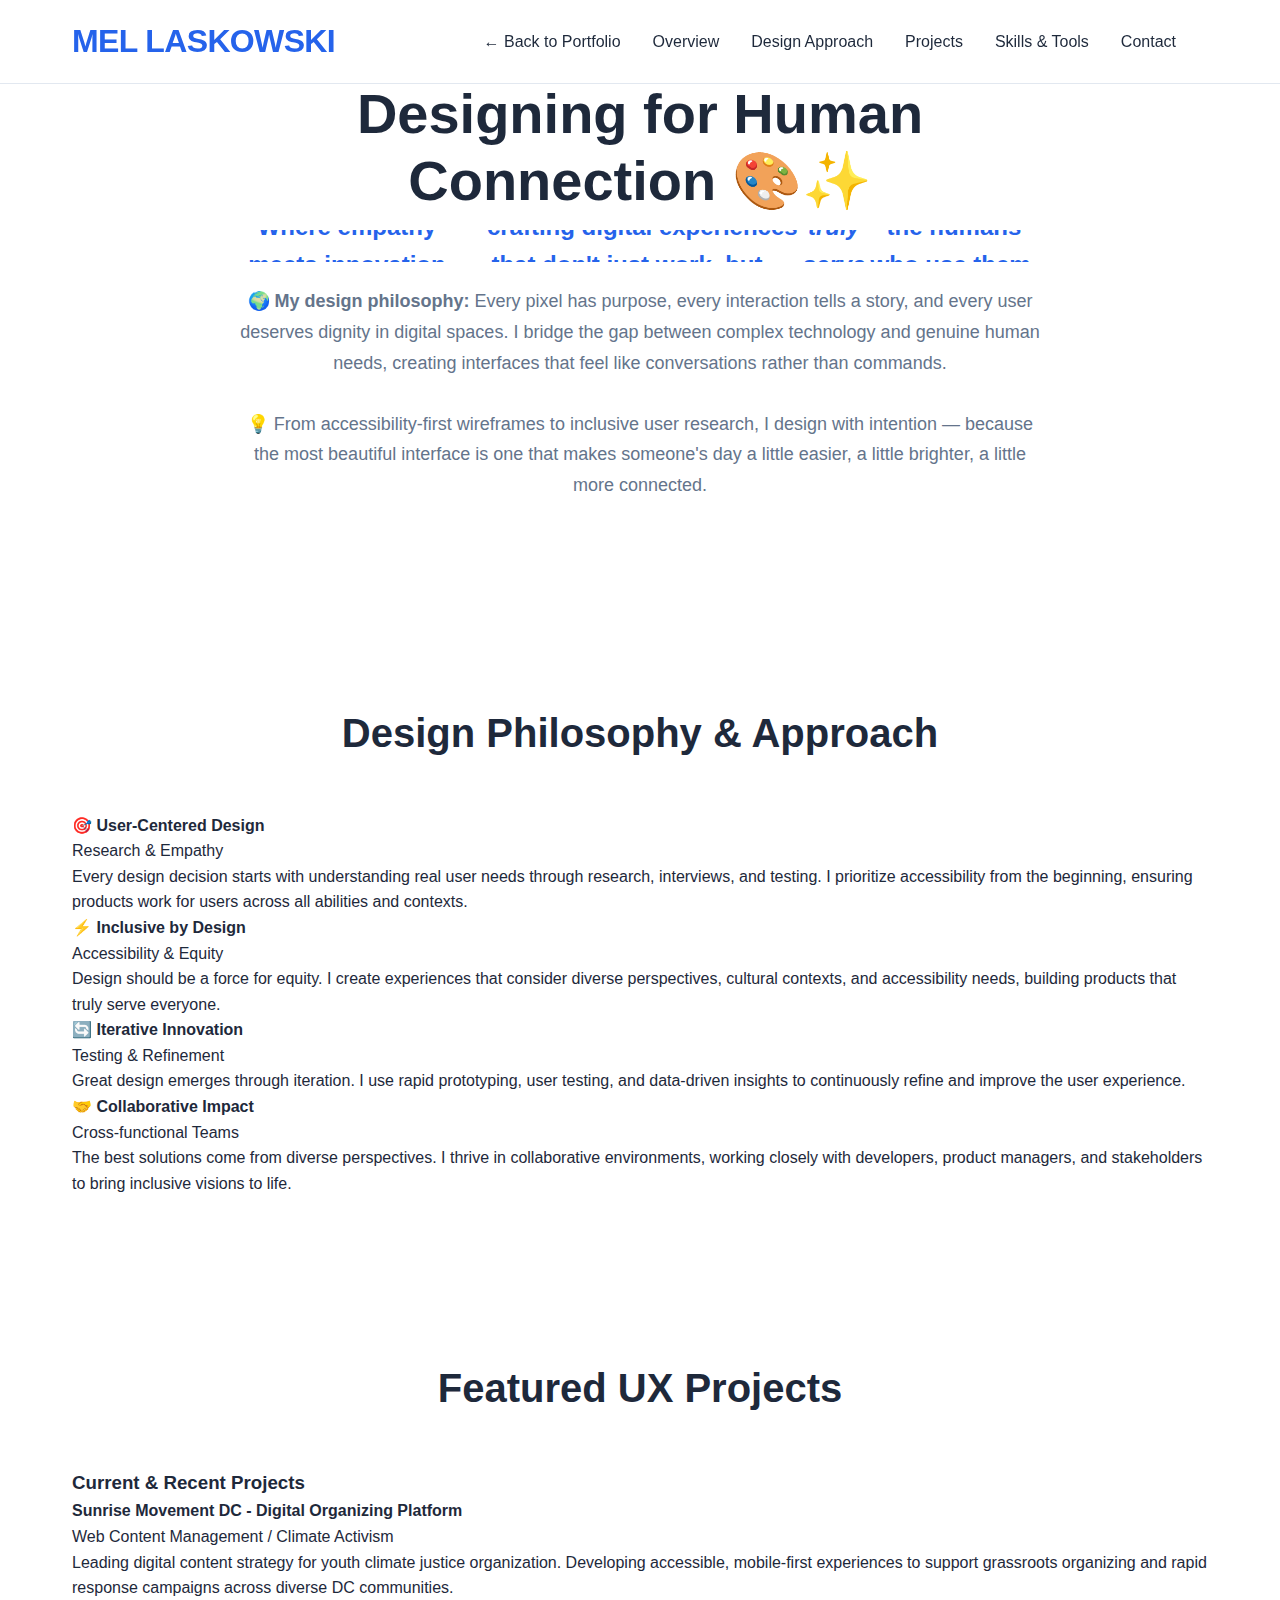
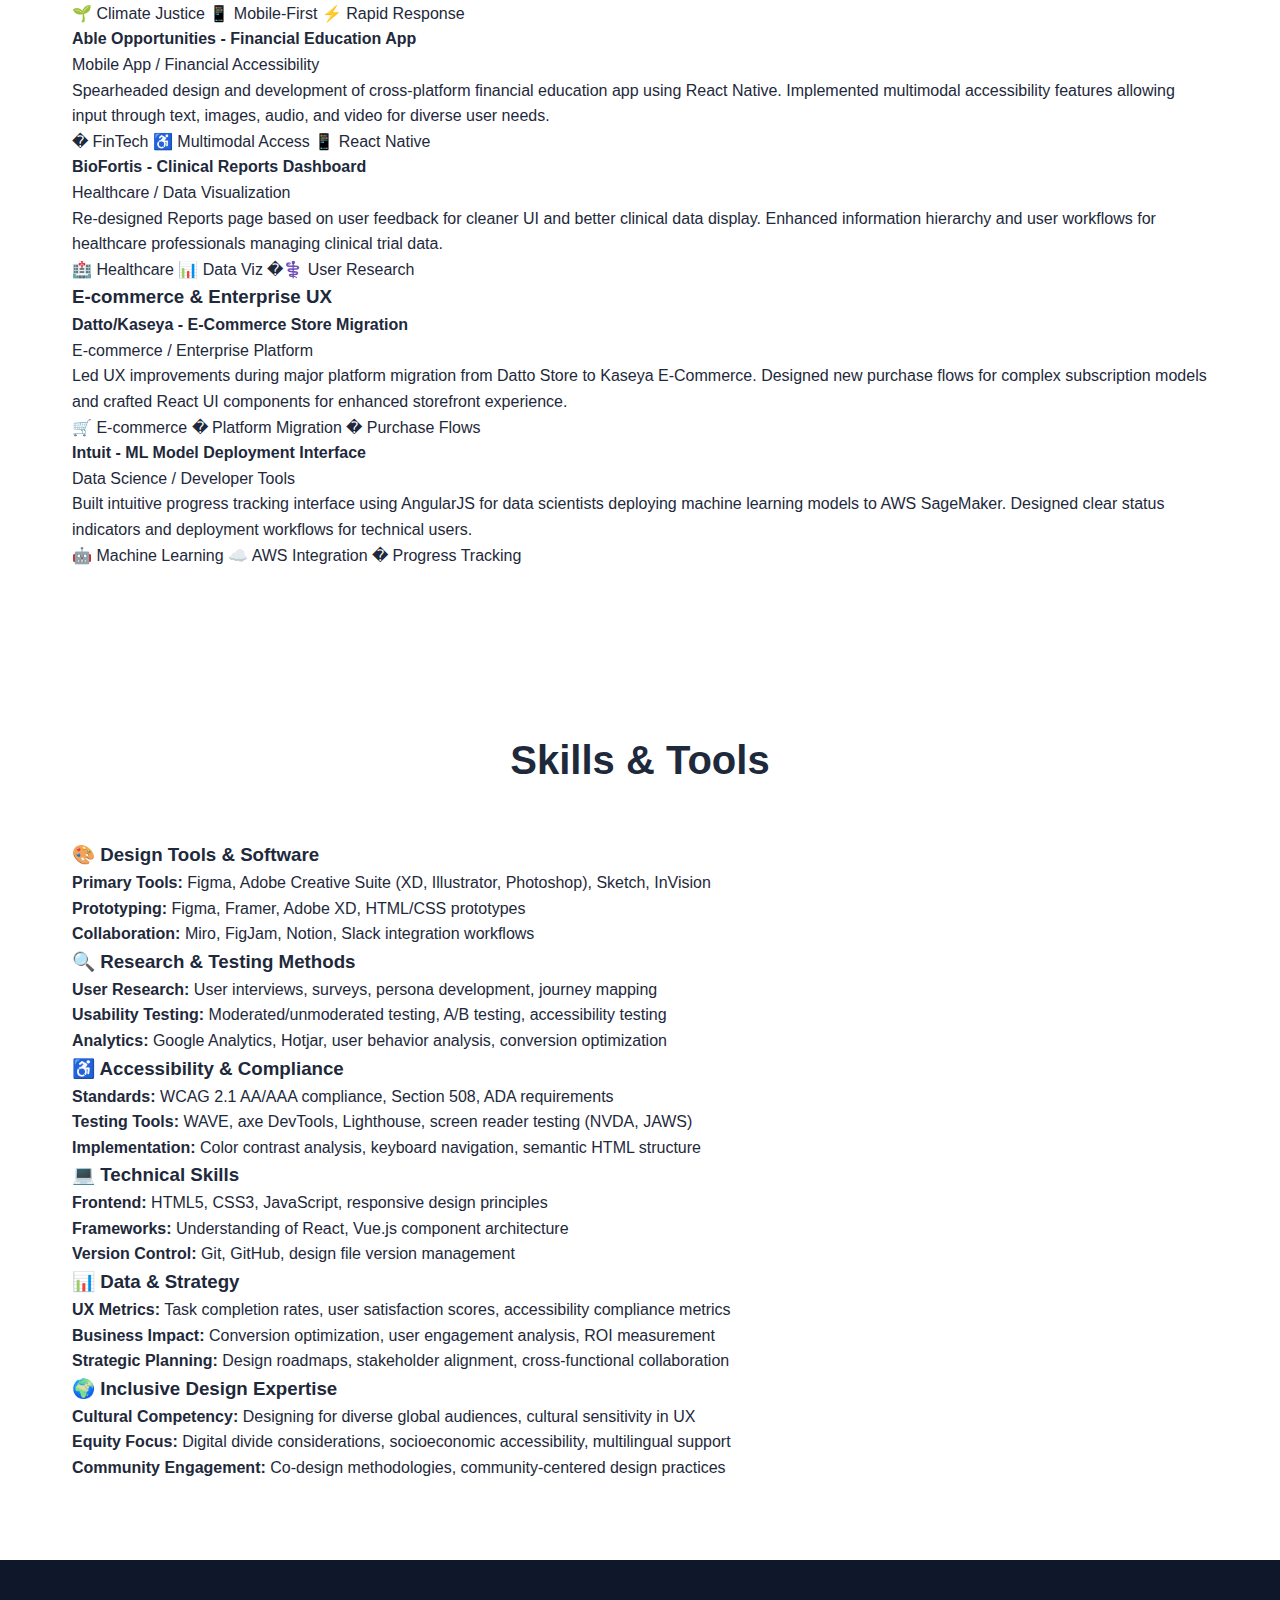
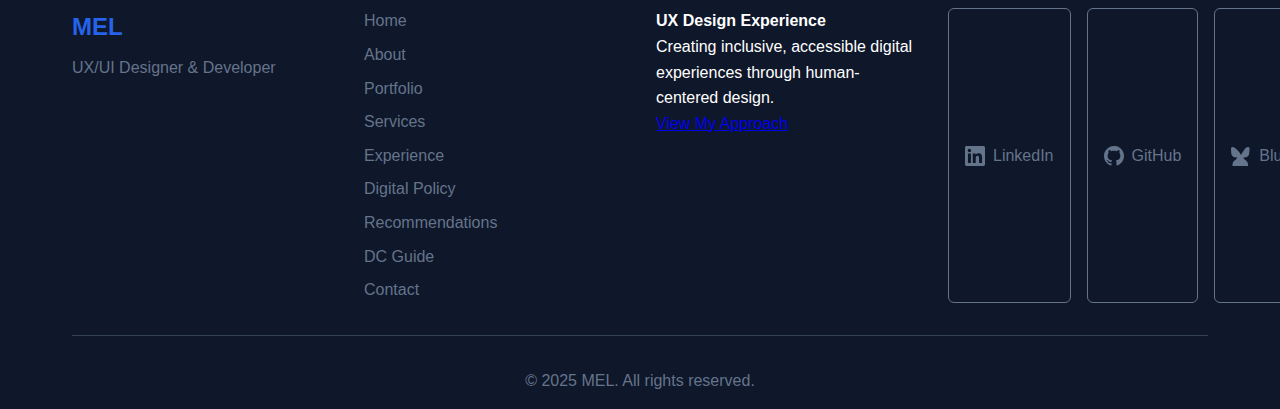
<file: design-portfolio.html>
<!DOCTYPE html>
<html lang="en">
<head>
    <meta charset="UTF-8">
    <meta name="viewport" content="width=device-width, initial-scale=1.0">
    <meta name="description" content="Mel Laskowski's UX/UI Design Experience - User-centered design approach with focus on accessibility, inclusive design, and digital equity.">
    <title> Mel Laskowski</title>
    <link rel="stylesheet" href="css/style.css">
    <link rel="icon" href="images/favicon.ico" type="image/x-icon">
</head>
<body>
    <!-- Header Section -->
    <header class="header">
        <div class="container">
            <div class="logo">
                <h1><a href="index.html" style="text-decoration: none; color: inherit;">MEL LASKOWSKI</a></h1>
            </div>
            <nav class="navigation">
                <ul class="nav-menu">
                    <li><a href="index.html" class="nav-link">← Back to Portfolio</a></li>
                    <li><a href="#overview" class="nav-link">Overview</a></li>
                    <li><a href="#approach" class="nav-link">Design Approach</a></li>
                    <li><a href="#projects" class="nav-link">Projects</a></li>
                    <li><a href="#skills" class="nav-link">Skills & Tools</a></li>
                    <li><a href="index.html#contact" class="nav-link">Contact</a></li>
                </ul>
                <div class="hamburger">
                    <span class="bar"></span>
                    <span class="bar"></span>
                    <span class="bar"></span>
                </div>
            </nav>
        </div>
    </header>

    <!-- UX Experience Hero Section -->
    <main>
        <section id="overview" class="ai-policy-hero">
            <div class="container">
                <div class="hero-content">
                    <h1 class="hero-title">Designing for Human Connection 🎨✨</h1>
                    <p class="hero-subtitle readable-bg">
                        <span class="emphasis-text">Where empathy meets innovation</span> — crafting digital experiences that don't just work, but <em>truly serve</em> the humans who use them.
                    </p>
                    <p class="hero-description readable-bg">
                        🌍 <strong>My design philosophy:</strong> Every pixel has purpose, every interaction tells a story, and every user deserves dignity in digital spaces. I bridge the gap between complex technology and genuine human needs, creating interfaces that feel like conversations rather than commands.
                        <br><br>
                        💡 From accessibility-first wireframes to inclusive user research, I design with intention — because the most beautiful interface is one that makes someone's day a little easier, a little brighter, a little more connected.
                    </p>
                </div>
            </div>
        </section>

        <!-- Design Philosophy Section -->
        <section id="approach" class="ai-principles">
            <div class="container">
                <h2 class="section-title">Design Philosophy & Approach</h2>
                <div class="recommendations-grid">
                    <div class="rec-item">
                        <div class="rec-content">
                            <h4>🎯 User-Centered Design</h4>
                            <p class="rec-genre">Research & Empathy</p>
                            <p>Every design decision starts with understanding real user needs through research, interviews, and testing. I prioritize accessibility from the beginning, ensuring products work for users across all abilities and contexts.</p>
                        </div>
                    </div>
                    
                    <div class="rec-item">
                        <div class="rec-content">
                            <h4>⚡ Inclusive by Design</h4>
                            <p class="rec-genre">Accessibility & Equity</p>
                            <p>Design should be a force for equity. I create experiences that consider diverse perspectives, cultural contexts, and accessibility needs, building products that truly serve everyone.</p>
                        </div>
                    </div>

                    <div class="rec-item">
                        <div class="rec-content">
                            <h4>🔄 Iterative Innovation</h4>
                            <p class="rec-genre">Testing & Refinement</p>
                            <p>Great design emerges through iteration. I use rapid prototyping, user testing, and data-driven insights to continuously refine and improve the user experience.</p>
                        </div>
                    </div>

                    <div class="rec-item">
                        <div class="rec-content">
                            <h4>🤝 Collaborative Impact</h4>
                            <p class="rec-genre">Cross-functional Teams</p>
                            <p>The best solutions come from diverse perspectives. I thrive in collaborative environments, working closely with developers, product managers, and stakeholders to bring inclusive visions to life.</p>
                        </div>
                    </div>
                </div>
            </div>
        </section>

        <!-- Projects Section -->
        <section id="projects" class="policy-positions">
            <div class="container">
                <h2 class="section-title">Featured UX Projects</h2>
                
                <div class="rec-category">
                    <h3>Current & Recent Projects</h3>
                    <div class="recommendations-grid">
                        <div class="rec-item">
                            <div class="rec-content">
                                <h4>Sunrise Movement DC - Digital Organizing Platform</h4>
                                <p class="rec-genre">Web Content Management / Climate Activism</p>
                                <p>Leading digital content strategy for youth climate justice organization. Developing accessible, mobile-first experiences to support grassroots organizing and rapid response campaigns across diverse DC communities.</p>
                                <div class="rec-details">
                                    <span class="detail-tag">🌱 Climate Justice</span>
                                    <span class="detail-tag">📱 Mobile-First</span>
                                    <span class="detail-tag">⚡ Rapid Response</span>
                                </div>
                            </div>
                        </div>

                        <div class="rec-item">
                            <div class="rec-content">
                                <h4>Able Opportunities - Financial Education App</h4>
                                <p class="rec-genre">Mobile App / Financial Accessibility</p>
                                <p>Spearheaded design and development of cross-platform financial education app using React Native. Implemented multimodal accessibility features allowing input through text, images, audio, and video for diverse user needs.</p>
                                <div class="rec-details">
                                    <span class="detail-tag">� FinTech</span>
                                    <span class="detail-tag">♿ Multimodal Access</span>
                                    <span class="detail-tag">📱 React Native</span>
                                </div>
                            </div>
                        </div>

                        <div class="rec-item">
                            <div class="rec-content">
                                <h4>BioFortis - Clinical Reports Dashboard</h4>
                                <p class="rec-genre">Healthcare / Data Visualization</p>
                                <p>Re-designed Reports page based on user feedback for cleaner UI and better clinical data display. Enhanced information hierarchy and user workflows for healthcare professionals managing clinical trial data.</p>
                                <div class="rec-details">
                                    <span class="detail-tag">🏥 Healthcare</span>
                                    <span class="detail-tag">📊 Data Viz</span>
                                    <span class="detail-tag">�‍⚕️ User Research</span>
                                </div>
                            </div>
                        </div>
                    </div>
                </div>

                <div class="rec-category">
                    <h3>E-commerce & Enterprise UX</h3>
                    <div class="recommendations-grid">
                        <div class="rec-item">
                            <div class="rec-content">
                                <h4>Datto/Kaseya - E-Commerce Store Migration</h4>
                                <p class="rec-genre">E-commerce / Enterprise Platform</p>
                                <p>Led UX improvements during major platform migration from Datto Store to Kaseya E-Commerce. Designed new purchase flows for complex subscription models and crafted React UI components for enhanced storefront experience.</p>
                                <div class="rec-details">
                                    <span class="detail-tag">🛒 E-commerce</span>
                                    <span class="detail-tag">� Platform Migration</span>
                                    <span class="detail-tag">� Purchase Flows</span>
                                </div>
                            </div>
                        </div>

                        <div class="rec-item">
                            <div class="rec-content">
                                <h4>Intuit - ML Model Deployment Interface</h4>
                                <p class="rec-genre">Data Science / Developer Tools</p>
                                <p>Built intuitive progress tracking interface using AngularJS for data scientists deploying machine learning models to AWS SageMaker. Designed clear status indicators and deployment workflows for technical users.</p>
                                <div class="rec-details">
                                    <span class="detail-tag">🤖 Machine Learning</span>
                                    <span class="detail-tag">☁️ AWS Integration</span>
                                    <span class="detail-tag">� Progress Tracking</span>
                                </div>
                            </div>
                        </div>
                    </div>
                </div>
            </div>
        </section>

        <!-- Skills & Tools Section -->
        <section id="skills" class="regulatory-approach">
            <div class="container">
                <h2 class="section-title">Skills & Tools</h2>
                <div class="approach-content">
                    <div class="culture-moments">
                        <div class="moment-item">
                            <h3>🎨 Design Tools & Software</h3>
                            <p><strong>Primary Tools:</strong> Figma, Adobe Creative Suite (XD, Illustrator, Photoshop), Sketch, InVision</p>
                            <p><strong>Prototyping:</strong> Figma, Framer, Adobe XD, HTML/CSS prototypes</p>
                            <p><strong>Collaboration:</strong> Miro, FigJam, Notion, Slack integration workflows</p>
                        </div>

                        <div class="moment-item">
                            <h3>🔍 Research & Testing Methods</h3>
                            <p><strong>User Research:</strong> User interviews, surveys, persona development, journey mapping</p>
                            <p><strong>Usability Testing:</strong> Moderated/unmoderated testing, A/B testing, accessibility testing</p>
                            <p><strong>Analytics:</strong> Google Analytics, Hotjar, user behavior analysis, conversion optimization</p>
                        </div>

                        <div class="moment-item">
                            <h3>♿ Accessibility & Compliance</h3>
                            <p><strong>Standards:</strong> WCAG 2.1 AA/AAA compliance, Section 508, ADA requirements</p>
                            <p><strong>Testing Tools:</strong> WAVE, axe DevTools, Lighthouse, screen reader testing (NVDA, JAWS)</p>
                            <p><strong>Implementation:</strong> Color contrast analysis, keyboard navigation, semantic HTML structure</p>
                        </div>

                        <div class="moment-item">
                            <h3>💻 Technical Skills</h3>
                            <p><strong>Frontend:</strong> HTML5, CSS3, JavaScript, responsive design principles</p>
                            <p><strong>Frameworks:</strong> Understanding of React, Vue.js component architecture</p>
                            <p><strong>Version Control:</strong> Git, GitHub, design file version management</p>
                        </div>

                        <div class="moment-item">
                            <h3>📊 Data & Strategy</h3>
                            <p><strong>UX Metrics:</strong> Task completion rates, user satisfaction scores, accessibility compliance metrics</p>
                            <p><strong>Business Impact:</strong> Conversion optimization, user engagement analysis, ROI measurement</p>
                            <p><strong>Strategic Planning:</strong> Design roadmaps, stakeholder alignment, cross-functional collaboration</p>
                        </div>

                        <div class="moment-item">
                            <h3>🌍 Inclusive Design Expertise</h3>
                            <p><strong>Cultural Competency:</strong> Designing for diverse global audiences, cultural sensitivity in UX</p>
                            <p><strong>Equity Focus:</strong> Digital divide considerations, socioeconomic accessibility, multilingual support</p>
                            <p><strong>Community Engagement:</strong> Co-design methodologies, community-centered design practices</p>
                        </div>
                    </div>
                </div>
            </div>
        </section>
    </main>

    <!-- Footer -->
    <footer class="footer">
        <div class="container">
            <div class="footer-content">
                <div class="footer-brand">
                    <h3>MEL</h3>
                    <p>UX/UI Designer & Developer</p>
                </div>
                <div class="footer-links">
                    <a href="index.html#home">Home</a>
                    <a href="index.html#about">About</a>
                    <a href="index.html#portfolio">Portfolio</a>
                    <a href="index.html#services">Services</a>
                    <a href="index.html#experience">Experience</a>
                    <a href="ai-policy.html">Digital Policy</a>
                    <a href="recommendations.html">Recommendations</a>
                    <a href="dc-recommendations.html">DC Guide</a>
                    <a href="index.html#contact">Contact</a>
                </div>
                <div class="footer-recommendations">
                    <h4>UX Design Experience</h4>
                    <p>Creating inclusive, accessible digital experiences through human-centered design.</p>
                    <a href="#approach" class="rec-cta-button">View My Approach</a>
                </div>
                <div class="social-links">
                    <a href="http://linkedin.com/in/mellaskowski12" class="social-link" aria-label="LinkedIn" target="_blank" rel="noopener noreferrer">
                        <svg class="social-icon" width="20" height="20" viewBox="0 0 24 24" fill="currentColor">
                            <path d="M20.447 20.452h-3.554v-5.569c0-1.328-.027-3.037-1.852-3.037-1.853 0-2.136 1.445-2.136 2.939v5.667H9.351V9h3.414v1.561h.046c.477-.9 1.637-1.85 3.37-1.85 3.601 0 4.267 2.37 4.267 5.455v6.286zM5.337 7.433c-1.144 0-2.063-.926-2.063-2.065 0-1.138.92-2.063 2.063-2.063 1.14 0 2.064.925 2.064 2.063 0 1.139-.925 2.065-2.064 2.065zm1.782 13.019H3.555V9h3.564v11.452zM22.225 0H1.771C.792 0 0 .774 0 1.729v20.542C0 23.227.792 24 1.771 24h20.451C23.2 24 24 23.227 24 22.271V1.729C24 .774 23.2 0 22.222 0h.003z"/>
                        </svg>
                        LinkedIn
                    </a>
                    <a href="https://github.com/mellaskowski" class="social-link" aria-label="GitHub" target="_blank" rel="noopener noreferrer">
                        <svg class="social-icon" width="20" height="20" viewBox="0 0 24 24" fill="currentColor">
                            <path d="M12 0c-6.626 0-12 5.373-12 12 0 5.302 3.438 9.8 8.207 11.387.599.111.793-.261.793-.577v-2.234c-3.338.726-4.033-1.416-4.033-1.416-.546-1.387-1.333-1.756-1.333-1.756-1.089-.745.083-.729.083-.729 1.205.084 1.839 1.237 1.839 1.237 1.07 1.834 2.807 1.304 3.492.997.107-.775.418-1.305.762-1.604-2.665-.305-5.467-1.334-5.467-5.931 0-1.311.469-2.381 1.236-3.221-.124-.303-.535-1.524.117-3.176 0 0 1.008-.322 3.301 1.23.957-.266 1.983-.399 3.003-.404 1.02.005 2.047.138 3.006.404 2.291-1.552 3.297-1.23 3.297-1.30.653 1.653.242 2.874.118 3.176.77.84 1.235 1.911 1.235 3.221 0 4.609-2.807 5.624-5.479 5.921.43.372.823 1.102.823 2.222v3.293c0 .319.192.694.801.576 4.765-1.589 8.199-6.086 8.199-11.386 0-6.627-5.373-12-12-12z"/>
                        </svg>
                        GitHub
                    </a>
                    <a href="https://bsky.app/profile/drag-king-lover.bsky.social/feed/aaahqlaaidqjk" class="social-link" aria-label="BlueSky" target="_blank" rel="noopener noreferrer">
                        <svg class="social-icon" width="20" height="20" viewBox="0 0 24 24" fill="currentColor">
                            <path d="M12 10.8c-1.087-2.114-4.046-6.053-6.798-7.995C2.566.944 1.561 1.266.902 1.565.139 1.908 0 3.08 0 3.768c0 .69.378 5.65.624 6.479.815 2.736 3.713 3.66 6.383 3.364.136-.02.27-.04.407-.056-.304.826-.727 1.921-1.551 2.771-1.425 1.46-4.056 2.19-4.056 6.704 0 9.704 2.666 12.775 6.729 12.775 1.024 0 1.901-.3 2.598-.733.697.433 1.574.733 2.598.733 4.063 0 6.729-3.071 6.729-12.775 0-4.515-2.631-5.244-4.056-6.704-.824-.85-1.247-1.945-1.551-2.771.136.017.27.037.407.056 2.67.296 5.568-.628 6.383-3.364.246-.829.624-5.789.624-6.479 0-.688-.139-1.86-.902-2.203-.659-.299-1.664-.621-4.3 1.24C16.046 4.748 13.087 8.687 12 10.8Z"/>
                        </svg>
                        BlueSky
                    </a>
                </div>
            </div>
            <div class="footer-bottom">
                <p>&copy; 2025 MEL. All rights reserved.</p>
            </div>
        </div>
    </footer>

    <script src="js/script.js"></script>
</body>
</html>
</file>
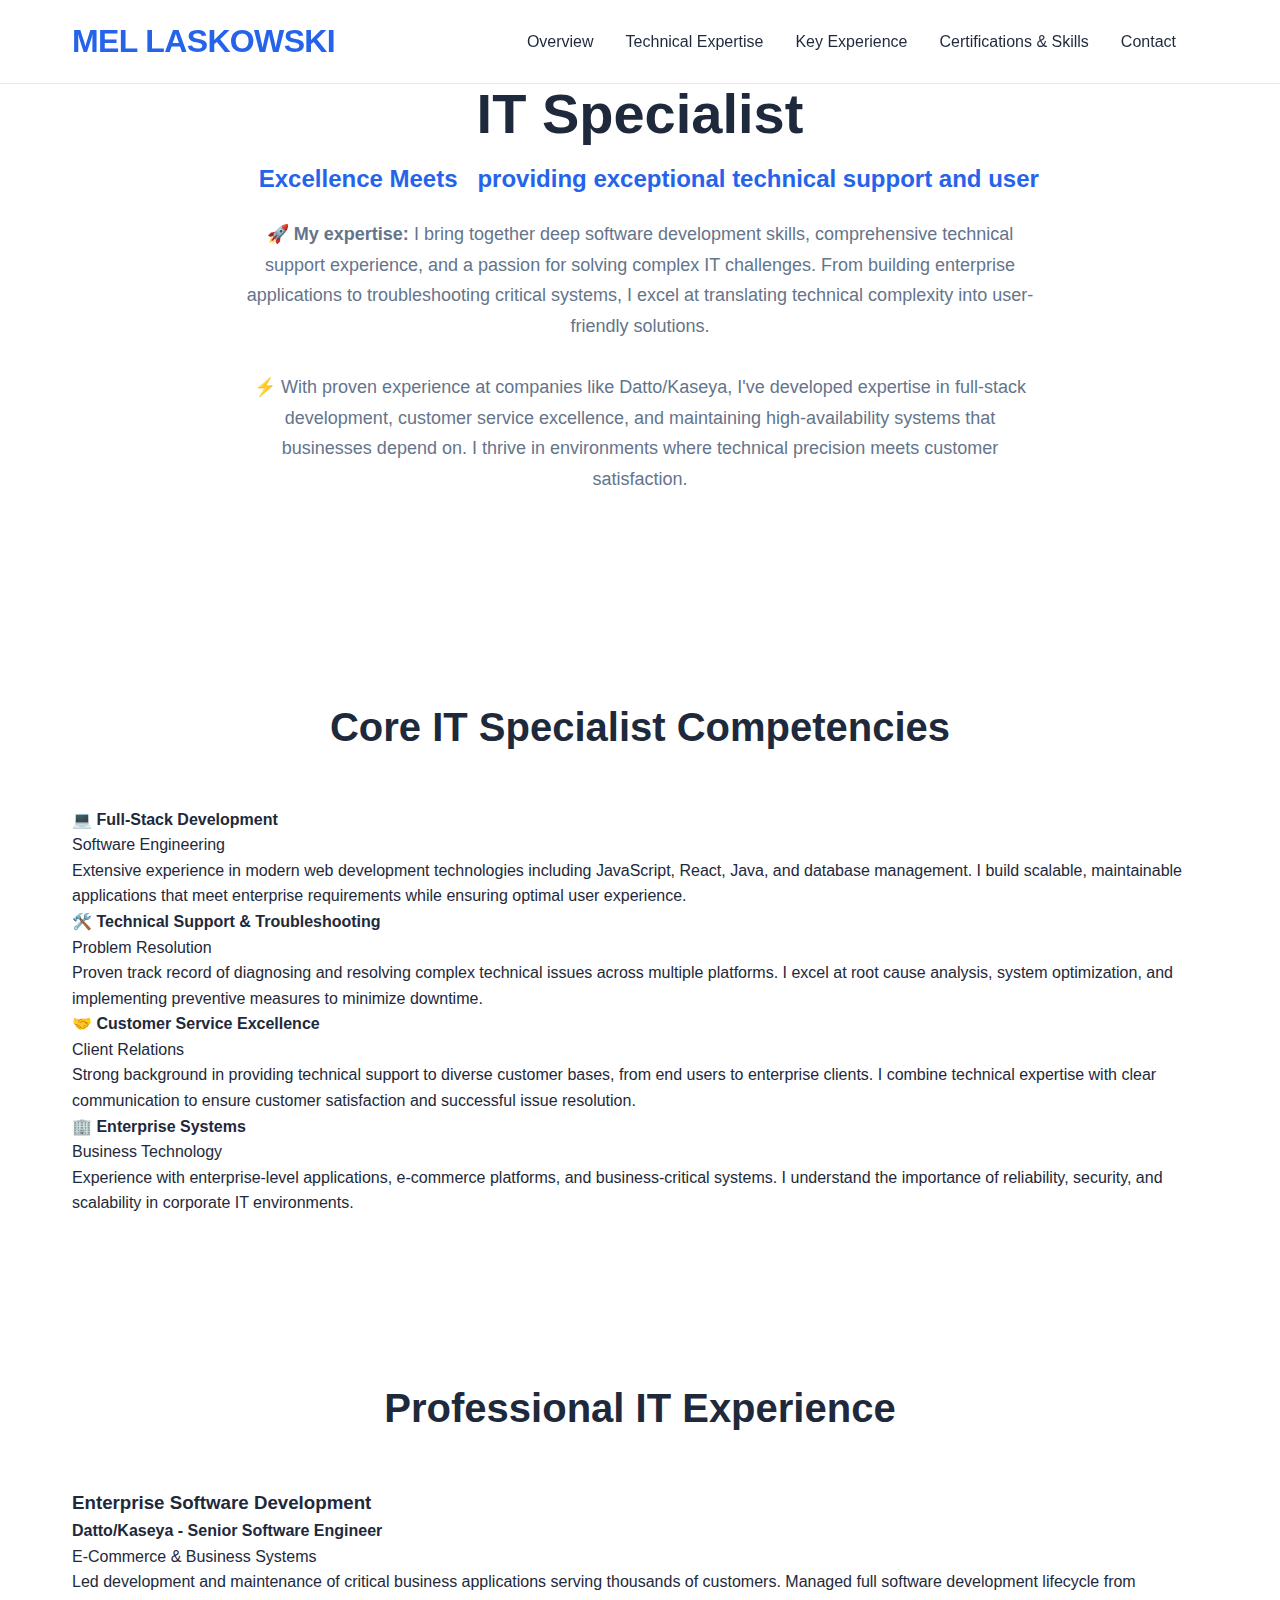
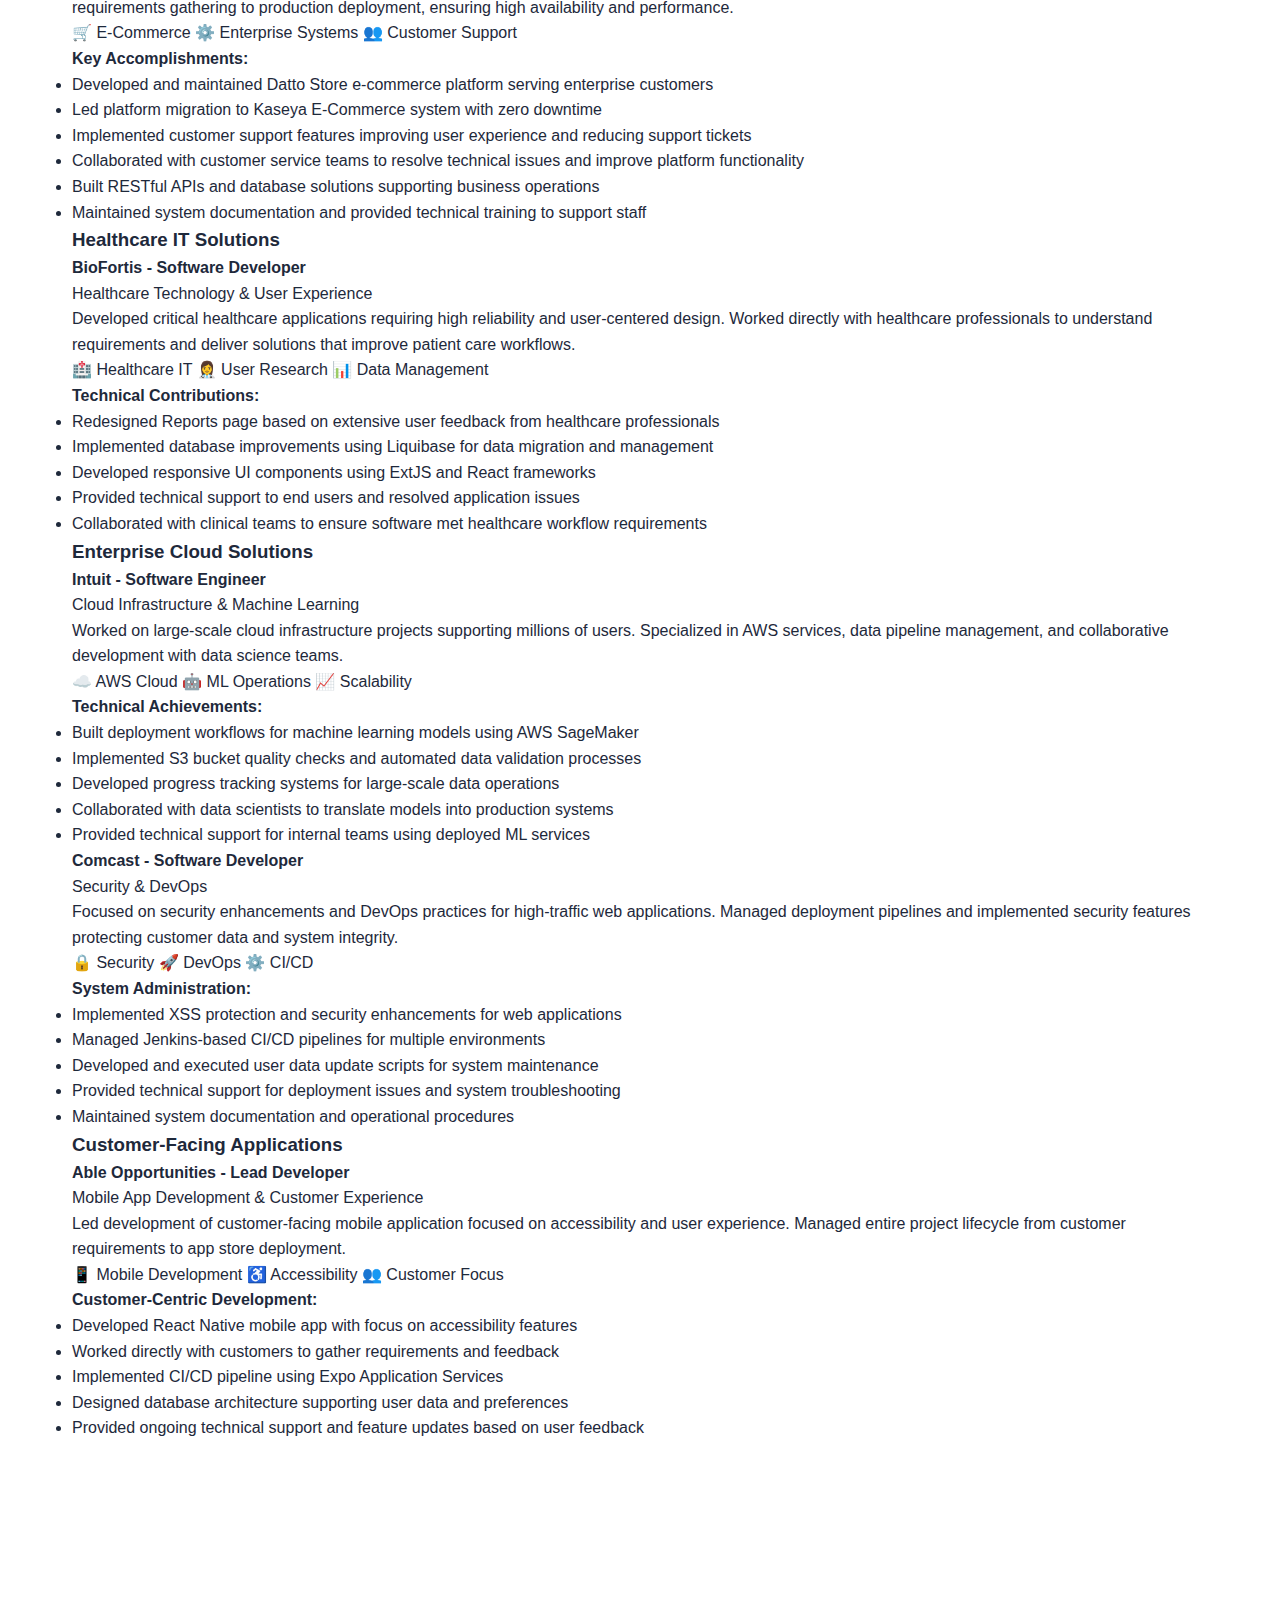
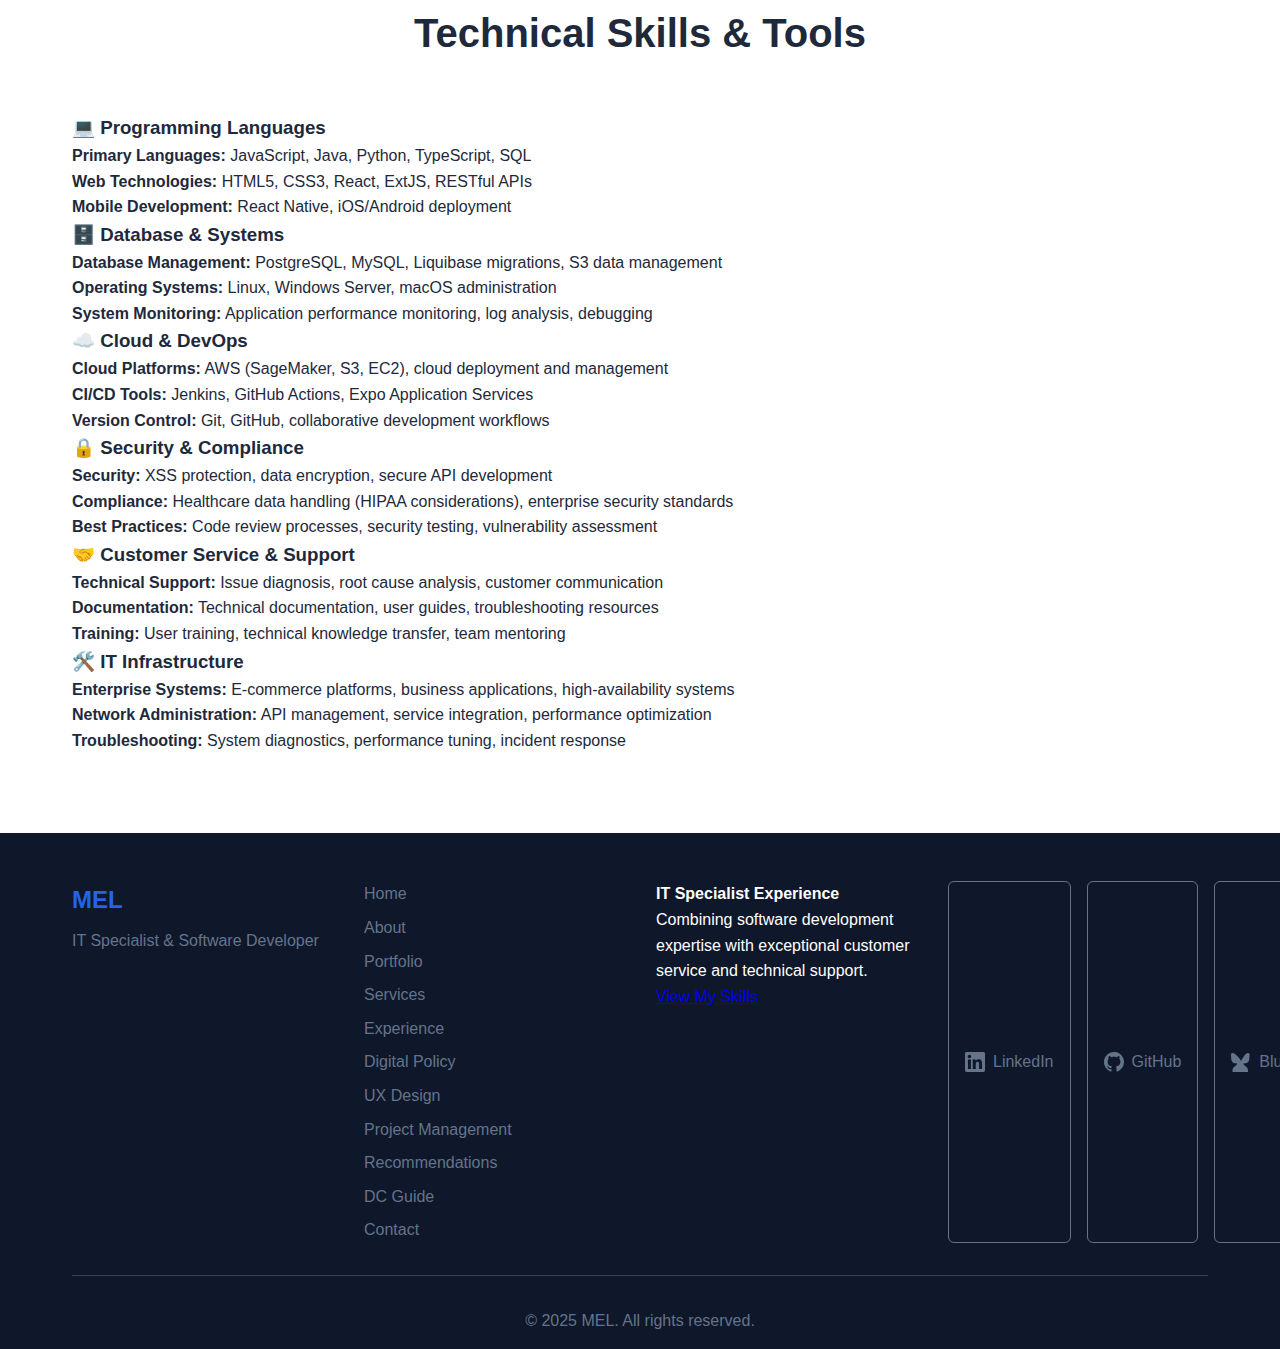
<file: it-specialist.html>
<!DOCTYPE html>
<html lang="en">
<head>
    <meta charset="UTF-8">
    <meta name="viewport" content="width=device-width, initial-scale=1.0">
    <meta name="description" content="Mel Laskowski's IT Specialist Experience - Software development, technical support, and customer service expertise with proven track record in enterprise environments.">
    <title>IT Specialist Experience - Mel Laskowski</title>
    <link rel="stylesheet" href="css/style.css">
    <link rel="icon" href="images/favicon.ico" type="image/x-icon">
</head>
<body>
    <!-- Header Section -->
    <header class="header">
        <div class="container">
            <div class="logo">
                <h1><a href="index.html" style="text-decoration: none; color: inherit;">MEL LASKOWSKI</a></h1>
            </div>
            <nav class="navigation">
                <ul class="nav-menu">
                    <li><a href="#overview" class="nav-link">Overview</a></li>
                    <li><a href="#expertise" class="nav-link">Technical Expertise</a></li>
                    <li><a href="#experience" class="nav-link">Key Experience</a></li>
                    <li><a href="#skills" class="nav-link">Certifications & Skills</a></li>
                    <li><a href="index.html#contact" class="nav-link">Contact</a></li>
                </ul>
                <div class="hamburger">
                    <span class="bar"></span>
                    <span class="bar"></span>
                    <span class="bar"></span>
                </div>
            </nav>
        </div>
    </header>

    <!-- IT Specialist Hero Section -->
    <main>
        <section id="overview" class="ai-policy-hero">
            <div class="container">
                <div class="hero-content">
                    <h1 class="hero-title">IT Specialist</h1>
                    <p class="hero-subtitle readable-bg">
                        <span class="emphasis-text">Technical Excellence Meets Customer Focus</span> — delivering robust software solutions while providing exceptional technical support and user experience.
                    </p>
                    <p class="hero-description readable-bg">
                        🚀 <strong>My expertise:</strong> I bring together deep software development skills, comprehensive technical support experience, and a passion for solving complex IT challenges. From building enterprise applications to troubleshooting critical systems, I excel at translating technical complexity into user-friendly solutions.
                        <br><br>
                        ⚡ With proven experience at companies like Datto/Kaseya, I've developed expertise in full-stack development, customer service excellence, and maintaining high-availability systems that businesses depend on. I thrive in environments where technical precision meets customer satisfaction.
                    </p>
                </div>
            </div>
        </section>

        <!-- Technical Expertise Section -->
        <section id="expertise" class="ai-principles">
            <div class="container">
                <h2 class="section-title">Core IT Specialist Competencies</h2>
                <div class="recommendations-grid">
                    <div class="rec-item">
                        <div class="rec-content">
                            <h4>💻 Full-Stack Development</h4>
                            <p class="rec-genre">Software Engineering</p>
                            <p>Extensive experience in modern web development technologies including JavaScript, React, Java, and database management. I build scalable, maintainable applications that meet enterprise requirements while ensuring optimal user experience.</p>
                        </div>
                    </div>
                    
                    <div class="rec-item">
                        <div class="rec-content">
                            <h4>🛠️ Technical Support & Troubleshooting</h4>
                            <p class="rec-genre">Problem Resolution</p>
                            <p>Proven track record of diagnosing and resolving complex technical issues across multiple platforms. I excel at root cause analysis, system optimization, and implementing preventive measures to minimize downtime.</p>
                        </div>
                    </div>

                    <div class="rec-item">
                        <div class="rec-content">
                            <h4>🤝 Customer Service Excellence</h4>
                            <p class="rec-genre">Client Relations</p>
                            <p>Strong background in providing technical support to diverse customer bases, from end users to enterprise clients. I combine technical expertise with clear communication to ensure customer satisfaction and successful issue resolution.</p>
                        </div>
                    </div>

                    <div class="rec-item">
                        <div class="rec-content">
                            <h4>🏢 Enterprise Systems</h4>
                            <p class="rec-genre">Business Technology</p>
                            <p>Experience with enterprise-level applications, e-commerce platforms, and business-critical systems. I understand the importance of reliability, security, and scalability in corporate IT environments.</p>
                        </div>
                    </div>
                </div>
            </div>
        </section>

        <!-- Key Experience Section -->
        <section id="experience" class="policy-positions">
            <div class="container">
                <h2 class="section-title">Professional IT Experience</h2>
                
                <div class="rec-category">
                    <h3>Enterprise Software Development</h3>
                    <div class="recommendations-grid">
                        <div class="rec-item">
                            <div class="rec-content">
                                <h4>Datto/Kaseya - Senior Software Engineer</h4>
                                <p class="rec-genre">E-Commerce & Business Systems</p>
                                <p>Led development and maintenance of critical business applications serving thousands of customers. Managed full software development lifecycle from requirements gathering to production deployment, ensuring high availability and performance.</p>
                                <div class="rec-details">
                                    <span class="detail-tag">🛒 E-Commerce</span>
                                    <span class="detail-tag">⚙️ Enterprise Systems</span>
                                    <span class="detail-tag">👥 Customer Support</span>
                                </div>
                                <p><strong>Key Accomplishments:</strong></p>
                                <ul>
                                    <li>Developed and maintained Datto Store e-commerce platform serving enterprise customers</li>
                                    <li>Led platform migration to Kaseya E-Commerce system with zero downtime</li>
                                    <li>Implemented customer support features improving user experience and reducing support tickets</li>
                                    <li>Collaborated with customer service teams to resolve technical issues and improve platform functionality</li>
                                    <li>Built RESTful APIs and database solutions supporting business operations</li>
                                    <li>Maintained system documentation and provided technical training to support staff</li>
                                </ul>
                            </div>
                        </div>
                    </div>
                </div>

                <div class="rec-category">
                    <h3>Healthcare IT Solutions</h3>
                    <div class="recommendations-grid">
                        <div class="rec-item">
                            <div class="rec-content">
                                <h4>BioFortis - Software Developer</h4>
                                <p class="rec-genre">Healthcare Technology & User Experience</p>
                                <p>Developed critical healthcare applications requiring high reliability and user-centered design. Worked directly with healthcare professionals to understand requirements and deliver solutions that improve patient care workflows.</p>
                                <div class="rec-details">
                                    <span class="detail-tag">🏥 Healthcare IT</span>
                                    <span class="detail-tag">👩‍⚕️ User Research</span>
                                    <span class="detail-tag">📊 Data Management</span>
                                </div>
                                <p><strong>Technical Contributions:</strong></p>
                                <ul>
                                    <li>Redesigned Reports page based on extensive user feedback from healthcare professionals</li>
                                    <li>Implemented database improvements using Liquibase for data migration and management</li>
                                    <li>Developed responsive UI components using ExtJS and React frameworks</li>
                                    <li>Provided technical support to end users and resolved application issues</li>
                                    <li>Collaborated with clinical teams to ensure software met healthcare workflow requirements</li>
                                </ul>
                            </div>
                        </div>
                    </div>
                </div>

                <div class="rec-category">
                    <h3>Enterprise Cloud Solutions</h3>
                    <div class="recommendations-grid">
                        <div class="rec-item">
                            <div class="rec-content">
                                <h4>Intuit - Software Engineer</h4>
                                <p class="rec-genre">Cloud Infrastructure & Machine Learning</p>
                                <p>Worked on large-scale cloud infrastructure projects supporting millions of users. Specialized in AWS services, data pipeline management, and collaborative development with data science teams.</p>
                                <div class="rec-details">
                                    <span class="detail-tag">☁️ AWS Cloud</span>
                                    <span class="detail-tag">🤖 ML Operations</span>
                                    <span class="detail-tag">📈 Scalability</span>
                                </div>
                                <p><strong>Technical Achievements:</strong></p>
                                <ul>
                                    <li>Built deployment workflows for machine learning models using AWS SageMaker</li>
                                    <li>Implemented S3 bucket quality checks and automated data validation processes</li>
                                    <li>Developed progress tracking systems for large-scale data operations</li>
                                    <li>Collaborated with data scientists to translate models into production systems</li>
                                    <li>Provided technical support for internal teams using deployed ML services</li>
                                </ul>
                            </div>
                        </div>

                        <div class="rec-item">
                            <div class="rec-content">
                                <h4>Comcast - Software Developer</h4>
                                <p class="rec-genre">Security & DevOps</p>
                                <p>Focused on security enhancements and DevOps practices for high-traffic web applications. Managed deployment pipelines and implemented security features protecting customer data and system integrity.</p>
                                <div class="rec-details">
                                    <span class="detail-tag">🔒 Security</span>
                                    <span class="detail-tag">🚀 DevOps</span>
                                    <span class="detail-tag">⚙️ CI/CD</span>
                                </div>
                                <p><strong>System Administration:</strong></p>
                                <ul>
                                    <li>Implemented XSS protection and security enhancements for web applications</li>
                                    <li>Managed Jenkins-based CI/CD pipelines for multiple environments</li>
                                    <li>Developed and executed user data update scripts for system maintenance</li>
                                    <li>Provided technical support for deployment issues and system troubleshooting</li>
                                    <li>Maintained system documentation and operational procedures</li>
                                </ul>
                            </div>
                        </div>
                    </div>
                </div>

                <div class="rec-category">
                    <h3>Customer-Facing Applications</h3>
                    <div class="recommendations-grid">
                        <div class="rec-item">
                            <div class="rec-content">
                                <h4>Able Opportunities - Lead Developer</h4>
                                <p class="rec-genre">Mobile App Development & Customer Experience</p>
                                <p>Led development of customer-facing mobile application focused on accessibility and user experience. Managed entire project lifecycle from customer requirements to app store deployment.</p>
                                <div class="rec-details">
                                    <span class="detail-tag">📱 Mobile Development</span>
                                    <span class="detail-tag">♿ Accessibility</span>
                                    <span class="detail-tag">👥 Customer Focus</span>
                                </div>
                                <p><strong>Customer-Centric Development:</strong></p>
                                <ul>
                                    <li>Developed React Native mobile app with focus on accessibility features</li>
                                    <li>Worked directly with customers to gather requirements and feedback</li>
                                    <li>Implemented CI/CD pipeline using Expo Application Services</li>
                                    <li>Designed database architecture supporting user data and preferences</li>
                                    <li>Provided ongoing technical support and feature updates based on user feedback</li>
                                </ul>
                            </div>
                        </div>
                    </div>
                </div>
            </div>
        </section>

        <!-- Technical Skills Section -->
        <section id="skills" class="regulatory-approach">
            <div class="container">
                <h2 class="section-title">Technical Skills & Tools</h2>
                <div class="approach-content">
                    <div class="culture-moments">
                        <div class="moment-item">
                            <h3>💻 Programming Languages</h3>
                            <p><strong>Primary Languages:</strong> JavaScript, Java, Python, TypeScript, SQL</p>
                            <p><strong>Web Technologies:</strong> HTML5, CSS3, React, ExtJS, RESTful APIs</p>
                            <p><strong>Mobile Development:</strong> React Native, iOS/Android deployment</p>
                        </div>

                        <div class="moment-item">
                            <h3>🗄️ Database & Systems</h3>
                            <p><strong>Database Management:</strong> PostgreSQL, MySQL, Liquibase migrations, S3 data management</p>
                            <p><strong>Operating Systems:</strong> Linux, Windows Server, macOS administration</p>
                            <p><strong>System Monitoring:</strong> Application performance monitoring, log analysis, debugging</p>
                        </div>

                        <div class="moment-item">
                            <h3>☁️ Cloud & DevOps</h3>
                            <p><strong>Cloud Platforms:</strong> AWS (SageMaker, S3, EC2), cloud deployment and management</p>
                            <p><strong>CI/CD Tools:</strong> Jenkins, GitHub Actions, Expo Application Services</p>
                            <p><strong>Version Control:</strong> Git, GitHub, collaborative development workflows</p>
                        </div>

                        <div class="moment-item">
                            <h3>🔒 Security & Compliance</h3>
                            <p><strong>Security:</strong> XSS protection, data encryption, secure API development</p>
                            <p><strong>Compliance:</strong> Healthcare data handling (HIPAA considerations), enterprise security standards</p>
                            <p><strong>Best Practices:</strong> Code review processes, security testing, vulnerability assessment</p>
                        </div>

                        <div class="moment-item">
                            <h3>🤝 Customer Service & Support</h3>
                            <p><strong>Technical Support:</strong> Issue diagnosis, root cause analysis, customer communication</p>
                            <p><strong>Documentation:</strong> Technical documentation, user guides, troubleshooting resources</p>
                            <p><strong>Training:</strong> User training, technical knowledge transfer, team mentoring</p>
                        </div>

                        <div class="moment-item">
                            <h3>🛠️ IT Infrastructure</h3>
                            <p><strong>Enterprise Systems:</strong> E-commerce platforms, business applications, high-availability systems</p>
                            <p><strong>Network Administration:</strong> API management, service integration, performance optimization</p>
                            <p><strong>Troubleshooting:</strong> System diagnostics, performance tuning, incident response</p>
                        </div>
                    </div>
                </div>
            </div>
        </section>
    </main>

    <!-- Footer -->
    <footer class="footer">
        <div class="container">
            <div class="footer-content">
                <div class="footer-brand">
                    <h3>MEL</h3>
                    <p>IT Specialist & Software Developer</p>
                </div>
                <div class="footer-links">
                    <a href="index.html#home">Home</a>
                    <a href="index.html#about">About</a>
                    <a href="index.html#portfolio">Portfolio</a>
                    <a href="index.html#services">Services</a>
                    <a href="index.html#experience">Experience</a>
                    <a href="ai-policy.html">Digital Policy</a>
                    <a href="design-portfolio.html">UX Design</a>
                    <a href="project-management.html">Project Management</a>
                    <a href="recommendations.html">Recommendations</a>
                    <a href="dc-recommendations.html">DC Guide</a>
                    <a href="index.html#contact">Contact</a>
                </div>
                <div class="footer-recommendations">
                    <h4>IT Specialist Experience</h4>
                    <p>Combining software development expertise with exceptional customer service and technical support.</p>
                    <a href="#expertise" class="rec-cta-button">View My Skills</a>
                </div>
                <div class="social-links">
                    <a href="http://linkedin.com/in/mellaskowski12" class="social-link" aria-label="LinkedIn" target="_blank" rel="noopener noreferrer">
                        <svg class="social-icon" width="20" height="20" viewBox="0 0 24 24" fill="currentColor">
                            <path d="M20.447 20.452h-3.554v-5.569c0-1.328-.027-3.037-1.852-3.037-1.853 0-2.136 1.445-2.136 2.939v5.667H9.351V9h3.414v1.561h.046c.477-.9 1.637-1.85 3.37-1.85 3.601 0 4.267 2.37 4.267 5.455v6.286zM5.337 7.433c-1.144 0-2.063-.926-2.063-2.065 0-1.138.92-2.063 2.063-2.063 1.14 0 2.064.925 2.064 2.063 0 1.139-.925 2.065-2.064 2.065zm1.782 13.019H3.555V9h3.564v11.452zM22.225 0H1.771C.792 0 0 .774 0 1.729v20.542C0 23.227.792 24 1.771 24h20.451C23.2 24 24 23.227 24 22.271V1.729C24 .774 23.2 0 22.222 0h.003z"/>
                        </svg>
                        LinkedIn
                    </a>
                    <a href="https://github.com/mellaskowski" class="social-link" aria-label="GitHub" target="_blank" rel="noopener noreferrer">
                        <svg class="social-icon" width="20" height="20" viewBox="0 0 24 24" fill="currentColor">
                            <path d="M12 0c-6.626 0-12 5.373-12 12 0 5.302 3.438 9.8 8.207 11.387.599.111.793-.261.793-.577v-2.234c-3.338.726-4.033-1.416-4.033-1.416-.546-1.387-1.333-1.756-1.333-1.756-1.089-.745.083-.729.083-.729 1.205.084 1.839 1.237 1.839 1.237 1.07 1.834 2.807 1.304 3.492.997.107-.775.418-1.305.762-1.604-2.665-.305-5.467-1.334-5.467-5.931 0-1.311.469-2.381 1.236-3.221-.124-.303-.535-1.524.117-3.176 0 0 1.008-.322 3.301 1.23.957-.266 1.983-.399 3.003-.404 1.02.005 2.047.138 3.006.404 2.291-1.552 3.297-1.23 3.297-1.30.653 1.653.242 2.874.118 3.176.77.84 1.235 1.911 1.235 3.221 0 4.609-2.807 5.624-5.479 5.921.43.372.823 1.102.823 2.222v3.293c0 .319.192.694.801.576 4.765-1.589 8.199-6.086 8.199-11.386 0-6.627-5.373-12-12-12z"/>
                        </svg>
                        GitHub
                    </a>
                    <a href="https://bsky.app/profile/drag-king-lover.bsky.social/feed/aaahqlaaidqjk" class="social-link" aria-label="BlueSky" target="_blank" rel="noopener noreferrer">
                        <svg class="social-icon" width="20" height="20" viewBox="0 0 24 24" fill="currentColor">
                            <path d="M12 10.8c-1.087-2.114-4.046-6.053-6.798-7.995C2.566.944 1.561 1.266.902 1.565.139 1.908 0 3.08 0 3.768c0 .69.378 5.65.624 6.479.815 2.736 3.713 3.66 6.383 3.364.136-.02.27-.04.407-.056-.304.826-.727 1.921-1.551 2.771-1.425 1.46-4.056 2.19-4.056 6.704 0 9.704 2.666 12.775 6.729 12.775 1.024 0 1.901-.3 2.598-.733.697.433 1.574.733 2.598.733 4.063 0 6.729-3.071 6.729-12.775 0-4.515-2.631-5.244-4.056-6.704-.824-.85-1.247-1.945-1.551-2.771.136.017.27.037.407.056 2.67.296 5.568-.628 6.383-3.364.246-.829.624-5.789.624-6.479 0-.688-.139-1.86-.902-2.203-.659-.299-1.664-.621-4.3 1.24C16.046 4.748 13.087 8.687 12 10.8Z"/>
                        </svg>
                        BlueSky
                    </a>
                </div>
            </div>
            <div class="footer-bottom">
                <p>&copy; 2025 MEL. All rights reserved.</p>
            </div>
        </div>
    </footer>

    <script src="js/script.js"></script>
</body>
</html>
</file>
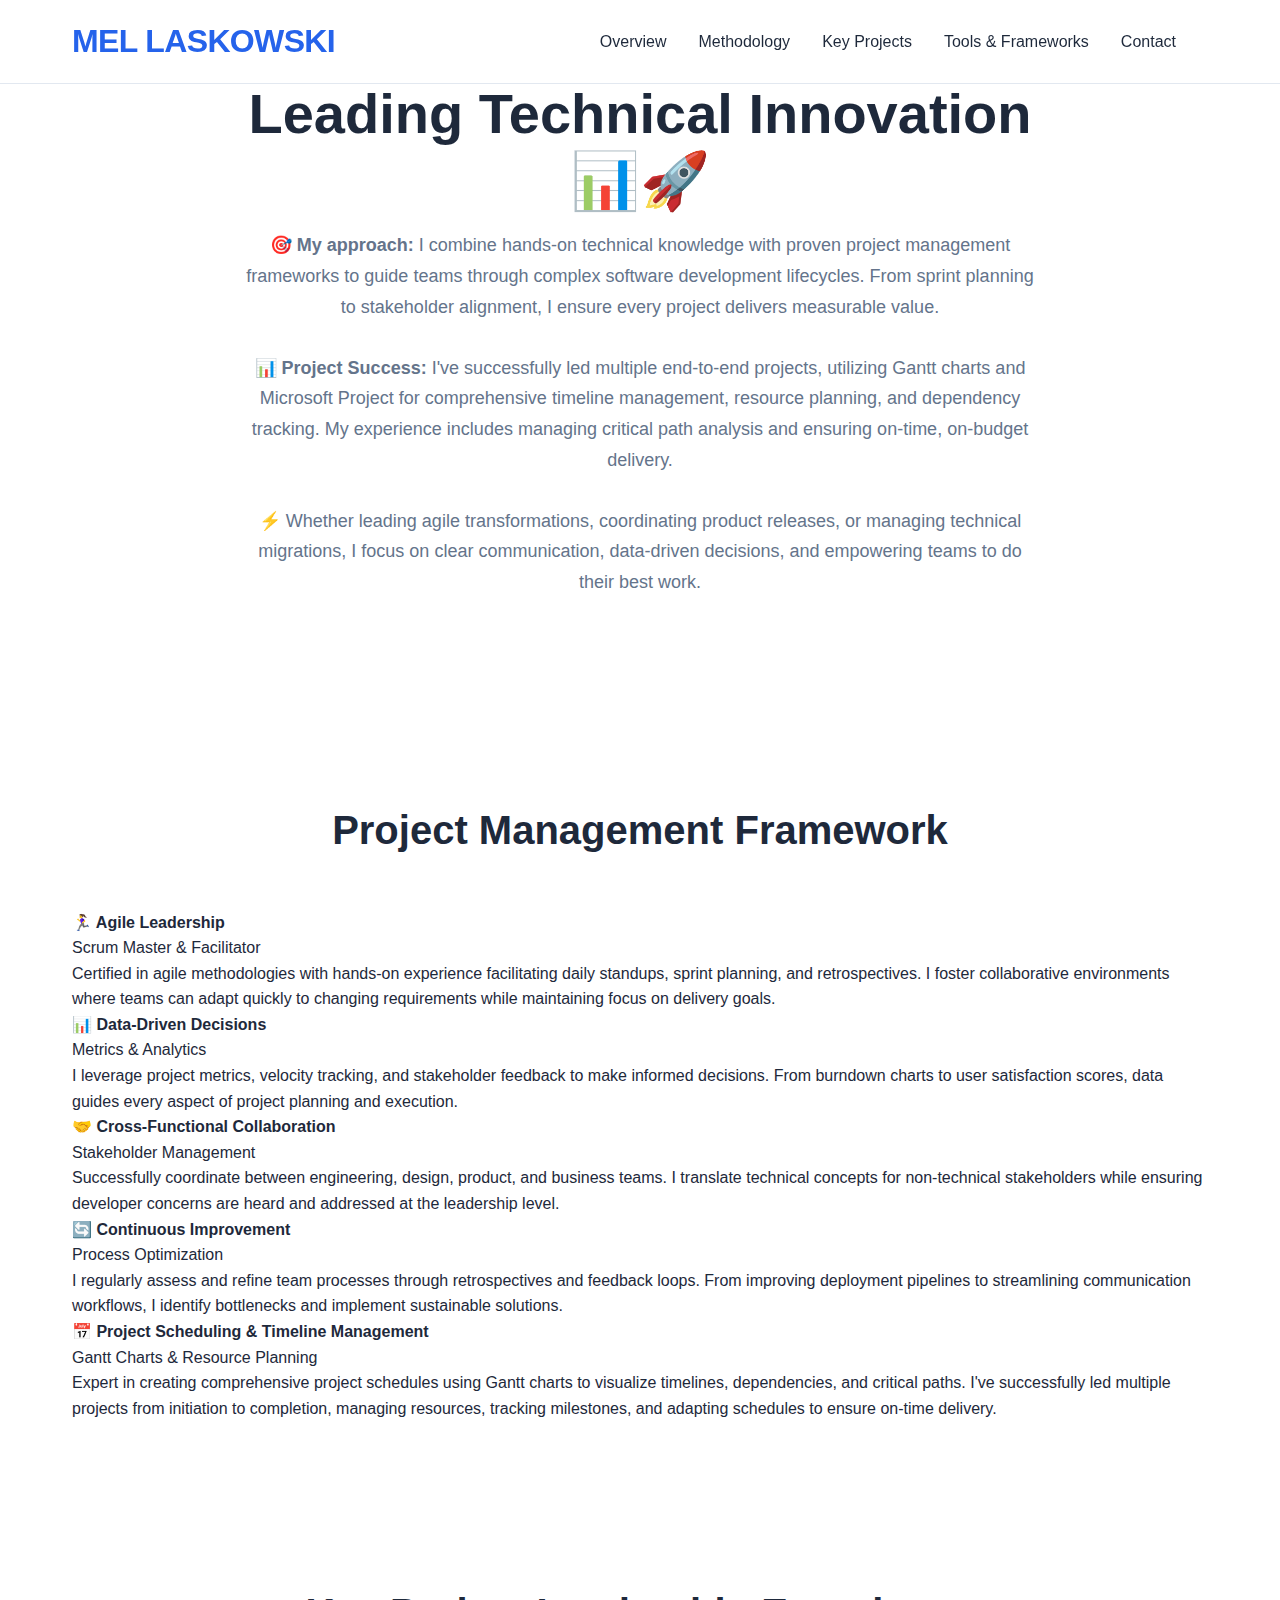
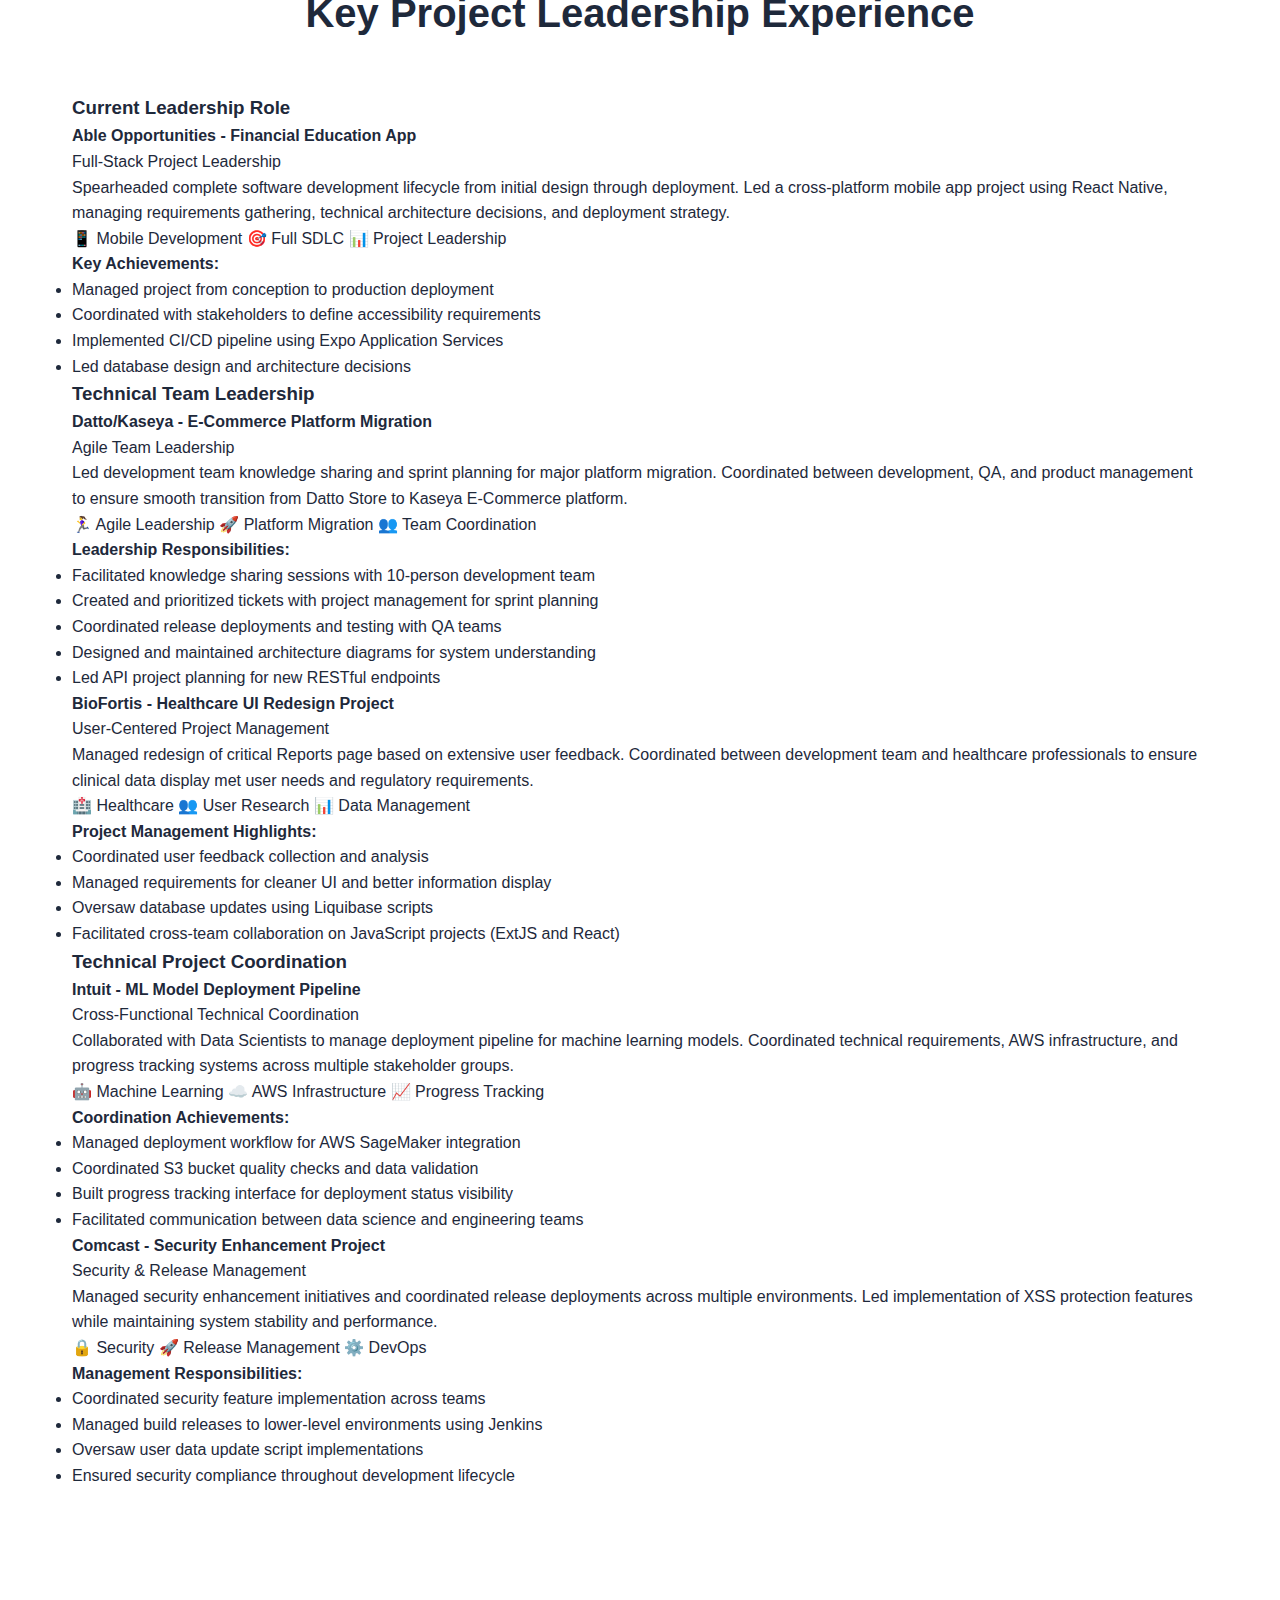
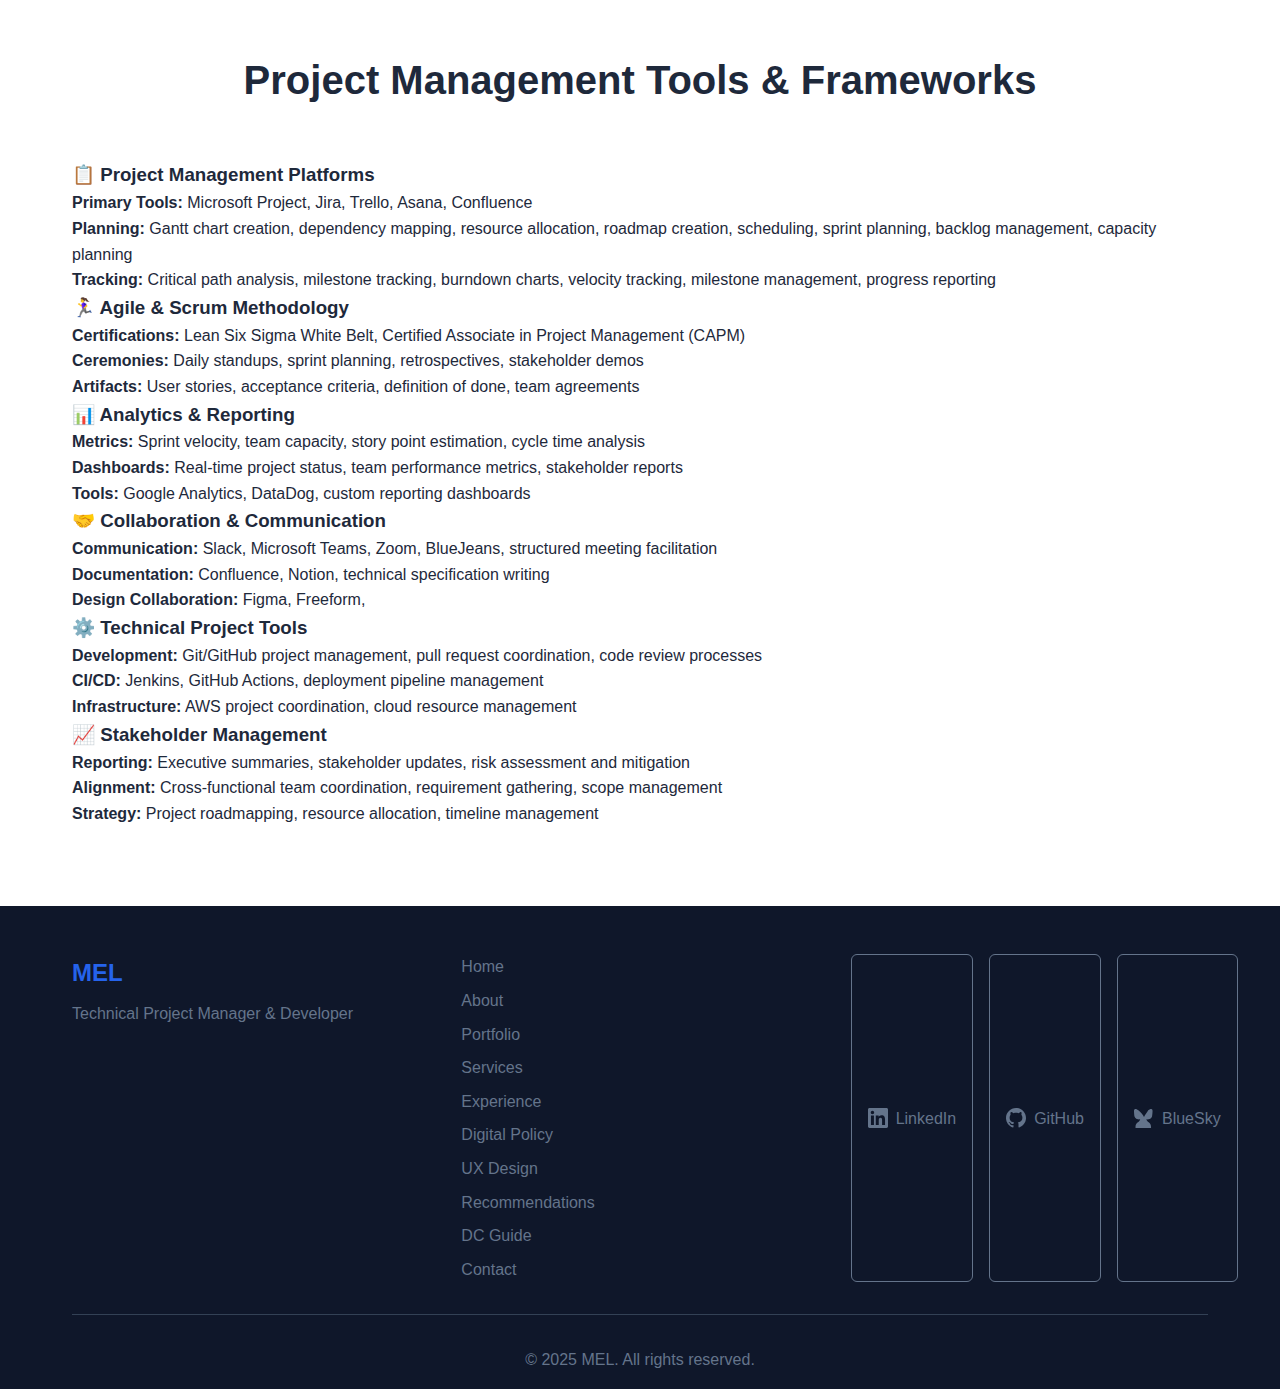
<file: project-management.html>
<!DOCTYPE html>
<html lang="en">
<head>
    <meta charset="UTF-8">
    <meta name="viewport" content="width=device-width, initial-scale=1.0">
    <meta name="description" content="Mel Laskowski's Project Management Experience - Agile leadership, technical project coordination, and cross-functional team management.">
    <title>Project Management Experience - Mel Laskowski</title>
    <link rel="stylesheet" href="css/style.css">
    <link rel="icon" href="images/favicon.ico" type="image/x-icon">
</head>
<body>
    <!-- Header Section -->
    <header class="header">
        <div class="container">
            <div class="logo">
                <h1><a href="index.html" style="text-decoration: none; color: inherit;">MEL LASKOWSKI</a></h1>
            </div>
            <nav class="navigation">
                <ul class="nav-menu">
                    <li><a href="#overview" class="nav-link">Overview</a></li>
                    <li><a href="#methodology" class="nav-link">Methodology</a></li>
                    <li><a href="#projects" class="nav-link">Key Projects</a></li>
                    <li><a href="#tools" class="nav-link">Tools & Frameworks</a></li>
                    <li><a href="index.html#contact" class="nav-link">Contact</a></li>
                </ul>
                <div class="hamburger">
                    <span class="bar"></span>
                    <span class="bar"></span>
                    <span class="bar"></span>
                </div>
            </nav>
        </div>
    </header>

    <!-- Project Management Hero Section -->
    <main>
        <section id="overview" class="ai-policy-hero">
            <div class="container">
                <div class="hero-content">
                    <h1 class="hero-title">Leading Technical Innovation 📊🚀</h1>
                    <p class="hero-description readable-bg">
                        🎯 <strong>My approach:</strong> I combine hands-on technical knowledge with proven project management frameworks to guide teams through complex software development lifecycles. From sprint planning to stakeholder alignment, I ensure every project delivers measurable value.
                        <br><br>
                        📊 <strong>Project Success:</strong> I've successfully led multiple end-to-end projects, utilizing Gantt charts and Microsoft Project for comprehensive timeline management, resource planning, and dependency tracking. My experience includes managing critical path analysis and ensuring on-time, on-budget delivery.
                        <br><br>
                        ⚡ Whether leading agile transformations, coordinating product releases, or managing technical migrations, I focus on clear communication, data-driven decisions, and empowering teams to do their best work.
                    </p>
                </div>
            </div>
        </section>

        <!-- Project Management Methodology Section -->
        <section id="methodology" class="ai-principles">
            <div class="container">
                <h2 class="section-title">Project Management Framework
                </h2>
                <div class="recommendations-grid">
                    <div class="rec-item">
                        <div class="rec-content">
                            <h4>🏃‍♀️ Agile Leadership</h4>
                            <p class="rec-genre">Scrum Master & Facilitator</p>
                            <p>Certified in agile methodologies with hands-on experience facilitating daily standups, sprint planning, and retrospectives. I foster collaborative environments where teams can adapt quickly to changing requirements while maintaining focus on delivery goals.</p>
                        </div>
                    </div>
                    
                    <div class="rec-item">
                        <div class="rec-content">
                            <h4>📊 Data-Driven Decisions</h4>
                            <p class="rec-genre">Metrics & Analytics</p>
                            <p>I leverage project metrics, velocity tracking, and stakeholder feedback to make informed decisions. From burndown charts to user satisfaction scores, data guides every aspect of project planning and execution.</p>
                        </div>
                    </div>

                    <div class="rec-item">
                        <div class="rec-content">
                            <h4>🤝 Cross-Functional Collaboration</h4>
                            <p class="rec-genre">Stakeholder Management</p>
                            <p>Successfully coordinate between engineering, design, product, and business teams. I translate technical concepts for non-technical stakeholders while ensuring developer concerns are heard and addressed at the leadership level.</p>
                        </div>
                    </div>

                    <div class="rec-item">
                        <div class="rec-content">
                            <h4>🔄 Continuous Improvement</h4>
                            <p class="rec-genre">Process Optimization</p>
                            <p>I regularly assess and refine team processes through retrospectives and feedback loops. From improving deployment pipelines to streamlining communication workflows, I identify bottlenecks and implement sustainable solutions.</p>
                        </div>
                    </div>

                    <div class="rec-item">
                        <div class="rec-content">
                            <h4>📅 Project Scheduling & Timeline Management</h4>
                            <p class="rec-genre">Gantt Charts & Resource Planning</p>
                            <p>Expert in creating comprehensive project schedules using Gantt charts to visualize timelines, dependencies, and critical paths. I've successfully led multiple projects from initiation to completion, managing resources, tracking milestones, and adapting schedules to ensure on-time delivery.</p>
                        </div>
                    </div>
                </div>
            </div>
        </section>

        <!-- Key Projects Section -->
        <section id="projects" class="policy-positions">
            <div class="container">
                <h2 class="section-title">Key Project Leadership Experience</h2>
                
                <div class="rec-category">
                    <h3>Current Leadership Role</h3>
                    <div class="recommendations-grid">
                        <div class="rec-item">
                            <div class="rec-content">
                                <h4>Able Opportunities - Financial Education App</h4>
                                <p class="rec-genre">Full-Stack Project Leadership</p>
                                <p>Spearheaded complete software development lifecycle from initial design through deployment. Led a cross-platform mobile app project using React Native, managing requirements gathering, technical architecture decisions, and deployment strategy.</p>
                                <div class="rec-details">
                                    <span class="detail-tag">📱 Mobile Development</span>
                                    <span class="detail-tag">🎯 Full SDLC</span>
                                    <span class="detail-tag">📊 Project Leadership</span>
                                </div>
                                <p><strong>Key Achievements:</strong></p>
                                <ul>
                                    <li>Managed project from conception to production deployment</li>
                                    <li>Coordinated with stakeholders to define accessibility requirements</li>
                                    <li>Implemented CI/CD pipeline using Expo Application Services</li>
                                    <li>Led database design and architecture decisions</li>
                                </ul>
                            </div>
                        </div>
                    </div>
                </div>

                <div class="rec-category">
                    <h3>Technical Team Leadership</h3>
                    <div class="recommendations-grid">
                        <div class="rec-item">
                            <div class="rec-content">
                                <h4>Datto/Kaseya - E-Commerce Platform Migration</h4>
                                <p class="rec-genre">Agile Team Leadership</p>
                                <p>Led development team knowledge sharing and sprint planning for major platform migration. Coordinated between development, QA, and product management to ensure smooth transition from Datto Store to Kaseya E-Commerce platform.</p>
                                <div class="rec-details">
                                    <span class="detail-tag">🏃‍♀️ Agile Leadership</span>
                                    <span class="detail-tag">🚀 Platform Migration</span>
                                    <span class="detail-tag">👥 Team Coordination</span>
                                </div>
                                <p><strong>Leadership Responsibilities:</strong></p>
                                <ul>
                                    <li>Facilitated knowledge sharing sessions with 10-person development team</li>
                                    <li>Created and prioritized tickets with project management for sprint planning</li>
                                    <li>Coordinated release deployments and testing with QA teams</li>
                                    <li>Designed and maintained architecture diagrams for system understanding</li>
                                    <li>Led API project planning for new RESTful endpoints</li>
                                </ul>
                            </div>
                        </div>

                        <div class="rec-item">
                            <div class="rec-content">
                                <h4>BioFortis - Healthcare UI Redesign Project</h4>
                                <p class="rec-genre">User-Centered Project Management</p>
                                <p>Managed redesign of critical Reports page based on extensive user feedback. Coordinated between development team and healthcare professionals to ensure clinical data display met user needs and regulatory requirements.</p>
                                <div class="rec-details">
                                    <span class="detail-tag">🏥 Healthcare</span>
                                    <span class="detail-tag">👥 User Research</span>
                                    <span class="detail-tag">📊 Data Management</span>
                                </div>
                                <p><strong>Project Management Highlights:</strong></p>
                                <ul>
                                    <li>Coordinated user feedback collection and analysis</li>
                                    <li>Managed requirements for cleaner UI and better information display</li>
                                    <li>Oversaw database updates using Liquibase scripts</li>
                                    <li>Facilitated cross-team collaboration on JavaScript projects (ExtJS and React)</li>
                                </ul>
                            </div>
                        </div>
                    </div>
                </div>

                <div class="rec-category">
                    <h3>Technical Project Coordination</h3>
                    <div class="recommendations-grid">
                        <div class="rec-item">
                            <div class="rec-content">
                                <h4>Intuit - ML Model Deployment Pipeline</h4>
                                <p class="rec-genre">Cross-Functional Technical Coordination</p>
                                <p>Collaborated with Data Scientists to manage deployment pipeline for machine learning models. Coordinated technical requirements, AWS infrastructure, and progress tracking systems across multiple stakeholder groups.</p>
                                <div class="rec-details">
                                    <span class="detail-tag">🤖 Machine Learning</span>
                                    <span class="detail-tag">☁️ AWS Infrastructure</span>
                                    <span class="detail-tag">📈 Progress Tracking</span>
                                </div>
                                <p><strong>Coordination Achievements:</strong></p>
                                <ul>
                                    <li>Managed deployment workflow for AWS SageMaker integration</li>
                                    <li>Coordinated S3 bucket quality checks and data validation</li>
                                    <li>Built progress tracking interface for deployment status visibility</li>
                                    <li>Facilitated communication between data science and engineering teams</li>
                                </ul>
                            </div>
                        </div>

                        <div class="rec-item">
                            <div class="rec-content">
                                <h4>Comcast - Security Enhancement Project</h4>
                                <p class="rec-genre">Security & Release Management</p>
                                <p>Managed security enhancement initiatives and coordinated release deployments across multiple environments. Led implementation of XSS protection features while maintaining system stability and performance.</p>
                                <div class="rec-details">
                                    <span class="detail-tag">🔒 Security</span>
                                    <span class="detail-tag">🚀 Release Management</span>
                                    <span class="detail-tag">⚙️ DevOps</span>
                                </div>
                                <p><strong>Management Responsibilities:</strong></p>
                                <ul>
                                    <li>Coordinated security feature implementation across teams</li>
                                    <li>Managed build releases to lower-level environments using Jenkins</li>
                                    <li>Oversaw user data update script implementations</li>
                                    <li>Ensured security compliance throughout development lifecycle</li>
                                </ul>
                            </div>
                        </div>
                    </div>
                </div>
            </div>
        </section>

        <!-- Tools & Frameworks Section -->
        <section id="tools" class="regulatory-approach">
            <div class="container">
                <h2 class="section-title">Project Management Tools & Frameworks</h2>
                <div class="approach-content">
                    <div class="culture-moments">
                        <div class="moment-item">
                            <h3>📋 Project Management Platforms</h3>
                            <p><strong>Primary Tools:</strong> Microsoft Project, Jira, Trello, Asana, Confluence</p>
                            <p><strong>Planning:</strong> Gantt chart creation, dependency mapping, resource allocation, roadmap creation, scheduling, sprint planning, backlog management, capacity planning</p>
                            <p><strong>Tracking:</strong> Critical path analysis, milestone tracking, burndown charts, velocity tracking, milestone management, progress reporting</p>
                        </div>

                        <div class="moment-item">
                            <h3>🏃‍♀️ Agile & Scrum Methodology</h3>
                            <p><strong>Certifications:</strong> Lean Six Sigma White Belt, Certified Associate in Project Management (CAPM)</p>
                            <p><strong>Ceremonies:</strong> Daily standups, sprint planning, retrospectives, stakeholder demos</p>
                            <p><strong>Artifacts:</strong> User stories, acceptance criteria, definition of done, team agreements</p>
                        </div>

                        <div class="moment-item">
                            <h3>📊 Analytics & Reporting</h3>
                            <p><strong>Metrics:</strong> Sprint velocity, team capacity, story point estimation, cycle time analysis</p>
                            <p><strong>Dashboards:</strong> Real-time project status, team performance metrics, stakeholder reports</p>
                            <p><strong>Tools:</strong> Google Analytics, DataDog, custom reporting dashboards</p>
                        </div>

                        <div class="moment-item">
                            <h3>🤝 Collaboration & Communication</h3>
                            <p><strong>Communication:</strong> Slack, Microsoft Teams, Zoom, BlueJeans, structured meeting facilitation</p>
                            <p><strong>Documentation:</strong> Confluence, Notion, technical specification writing</p>
                            <p><strong>Design Collaboration:</strong> Figma, Freeform, </p>
                        </div>

                        <div class="moment-item">
                            <h3>⚙️ Technical Project Tools</h3>
                            <p><strong>Development:</strong> Git/GitHub project management, pull request coordination, code review processes</p>
                            <p><strong>CI/CD:</strong> Jenkins, GitHub Actions, deployment pipeline management</p>
                            <p><strong>Infrastructure:</strong> AWS project coordination, cloud resource management</p>
                        </div>

                        <div class="moment-item">
                            <h3>📈 Stakeholder Management</h3>
                            <p><strong>Reporting:</strong> Executive summaries, stakeholder updates, risk assessment and mitigation</p>
                            <p><strong>Alignment:</strong> Cross-functional team coordination, requirement gathering, scope management</p>
                            <p><strong>Strategy:</strong> Project roadmapping, resource allocation, timeline management</p>
                        </div>
                    </div>
                </div>
            </div>
        </section>
    </main>

    <!-- Footer -->
    <footer class="footer">
        <div class="container">
            <div class="footer-content">
                <div class="footer-brand">
                    <h3>MEL</h3>
                    <p>Technical Project Manager & Developer</p>
                </div>
                <div class="footer-links">
                    <a href="index.html#home">Home</a>
                    <a href="index.html#about">About</a>
                    <a href="index.html#portfolio">Portfolio</a>
                    <a href="index.html#services">Services</a>
                    <a href="index.html#experience">Experience</a>
                    <a href="ai-policy.html">Digital Policy</a>
                    <a href="design-portfolio.html">UX Design</a>
                    <a href="recommendations.html">Recommendations</a>
                    <a href="dc-recommendations.html">DC Guide</a>
                    <a href="index.html#contact">Contact</a>
                </div>
                <div class="social-links">
                    <a href="http://linkedin.com/in/mellaskowski12" class="social-link" aria-label="LinkedIn" target="_blank" rel="noopener noreferrer">
                        <svg class="social-icon" width="20" height="20" viewBox="0 0 24 24" fill="currentColor">
                            <path d="M20.447 20.452h-3.554v-5.569c0-1.328-.027-3.037-1.852-3.037-1.853 0-2.136 1.445-2.136 2.939v5.667H9.351V9h3.414v1.561h.046c.477-.9 1.637-1.85 3.37-1.85 3.601 0 4.267 2.37 4.267 5.455v6.286zM5.337 7.433c-1.144 0-2.063-.926-2.063-2.065 0-1.138.92-2.063 2.063-2.063 1.14 0 2.064.925 2.064 2.063 0 1.139-.925 2.065-2.064 2.065zm1.782 13.019H3.555V9h3.564v11.452zM22.225 0H1.771C.792 0 0 .774 0 1.729v20.542C0 23.227.792 24 1.771 24h20.451C23.2 24 24 23.227 24 22.271V1.729C24 .774 23.2 0 22.222 0h.003z"/>
                        </svg>
                        LinkedIn
                    </a>
                    <a href="https://github.com/mellaskowski" class="social-link" aria-label="GitHub" target="_blank" rel="noopener noreferrer">
                        <svg class="social-icon" width="20" height="20" viewBox="0 0 24 24" fill="currentColor">
                            <path d="M12 0c-6.626 0-12 5.373-12 12 0 5.302 3.438 9.8 8.207 11.387.599.111.793-.261.793-.577v-2.234c-3.338.726-4.033-1.416-4.033-1.416-.546-1.387-1.333-1.756-1.333-1.756-1.089-.745.083-.729.083-.729 1.205.084 1.839 1.237 1.839 1.237 1.07 1.834 2.807 1.304 3.492.997.107-.775.418-1.305.762-1.604-2.665-.305-5.467-1.334-5.467-5.931 0-1.311.469-2.381 1.236-3.221-.124-.303-.535-1.524.117-3.176 0 0 1.008-.322 3.301 1.23.957-.266 1.983-.399 3.003-.404 1.02.005 2.047.138 3.006.404 2.291-1.552 3.297-1.23 3.297-1.30.653 1.653.242 2.874.118 3.176.77.84 1.235 1.911 1.235 3.221 0 4.609-2.807 5.624-5.479 5.921.43.372.823 1.102.823 2.222v3.293c0 .319.192.694.801.576 4.765-1.589 8.199-6.086 8.199-11.386 0-6.627-5.373-12-12-12z"/>
                        </svg>
                        GitHub
                    </a>
                    <a href="https://bsky.app/profile/drag-king-lover.bsky.social/feed/aaahqlaaidqjk" class="social-link" aria-label="BlueSky" target="_blank" rel="noopener noreferrer">
                        <svg class="social-icon" width="20" height="20" viewBox="0 0 24 24" fill="currentColor">
                            <path d="M12 10.8c-1.087-2.114-4.046-6.053-6.798-7.995C2.566.944 1.561 1.266.902 1.565.139 1.908 0 3.08 0 3.768c0 .69.378 5.65.624 6.479.815 2.736 3.713 3.66 6.383 3.364.136-.02.27-.04.407-.056-.304.826-.727 1.921-1.551 2.771-1.425 1.46-4.056 2.19-4.056 6.704 0 9.704 2.666 12.775 6.729 12.775 1.024 0 1.901-.3 2.598-.733.697.433 1.574.733 2.598.733 4.063 0 6.729-3.071 6.729-12.775 0-4.515-2.631-5.244-4.056-6.704-.824-.85-1.247-1.945-1.551-2.771.136.017.27.037.407.056 2.67.296 5.568-.628 6.383-3.364.246-.829.624-5.789.624-6.479 0-.688-.139-1.86-.902-2.203-.659-.299-1.664-.621-4.3 1.24C16.046 4.748 13.087 8.687 12 10.8Z"/>
                        </svg>
                        BlueSky
                    </a>
                </div>
            </div>
            <div class="footer-bottom">
                <p>&copy; 2025 MEL. All rights reserved.</p>
            </div>
        </div>
    </footer>

    <script src="js/script.js"></script>
</body>
</html>
</file>
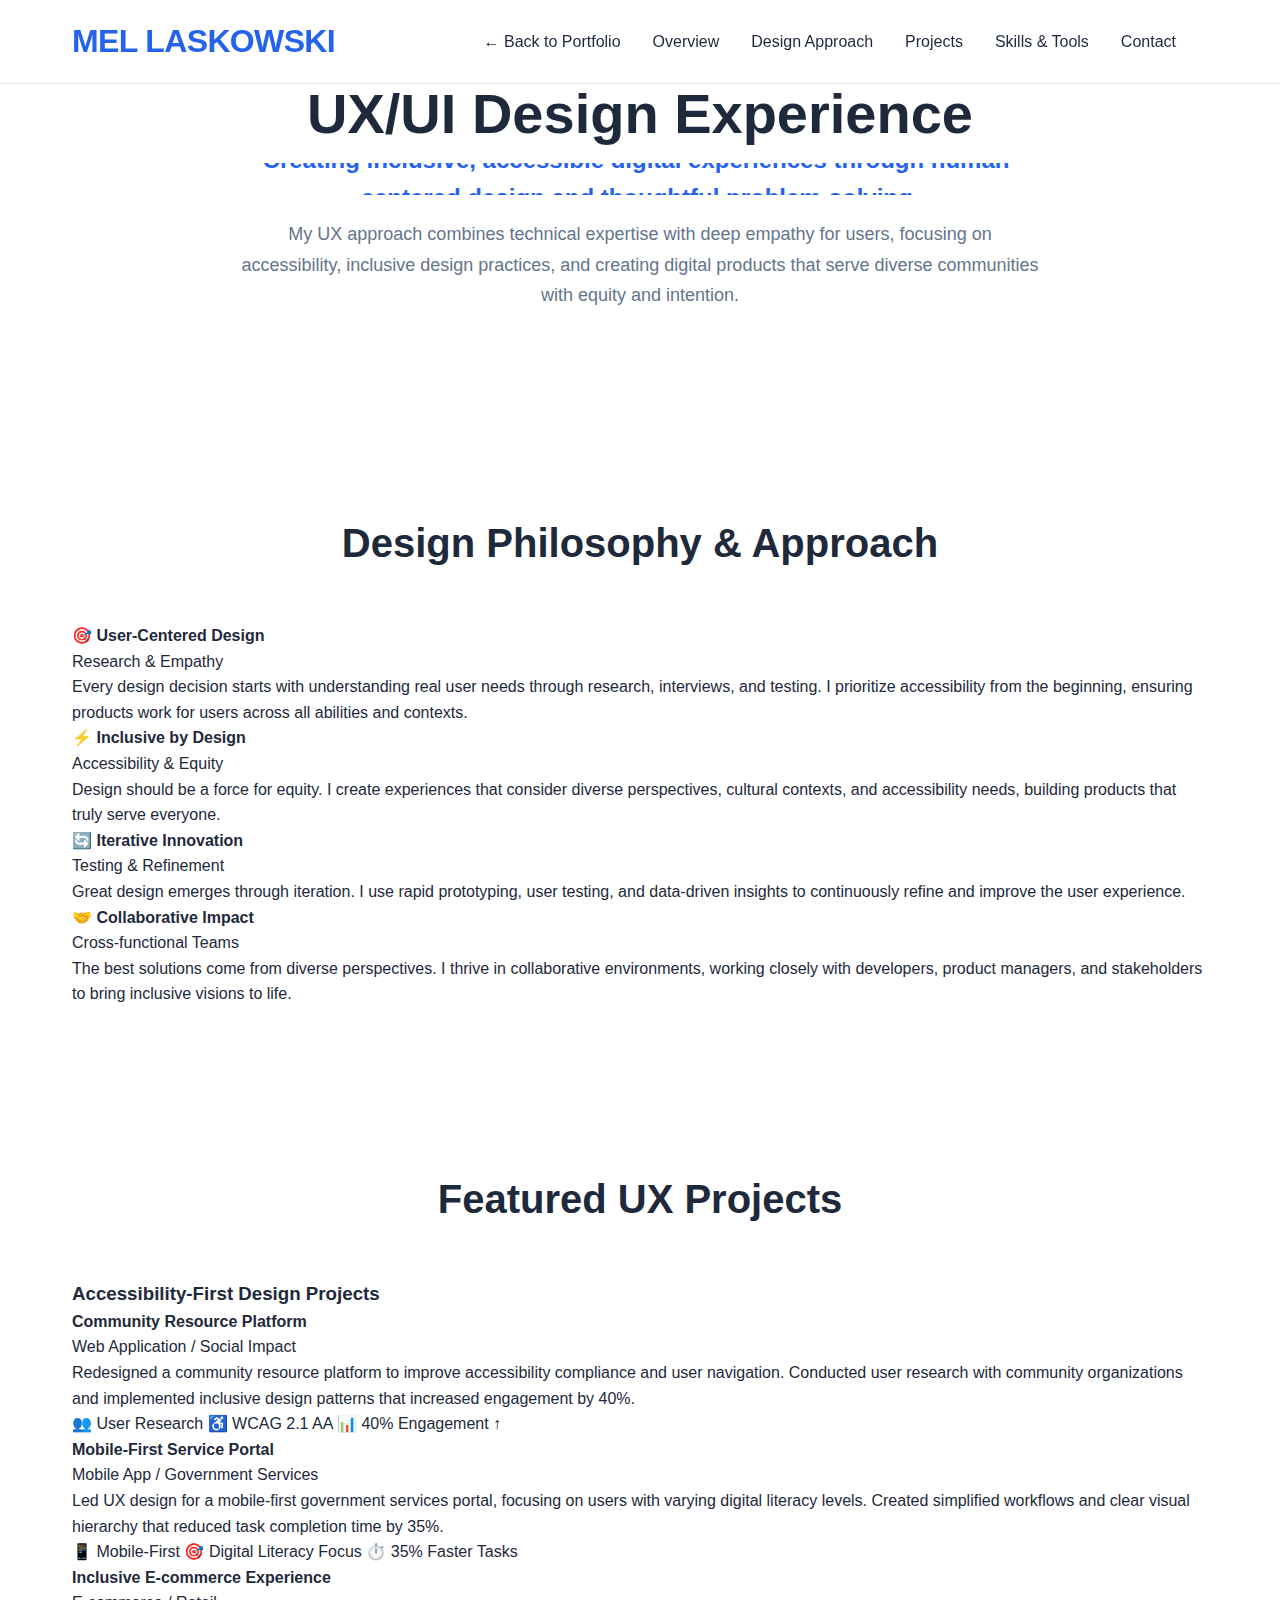
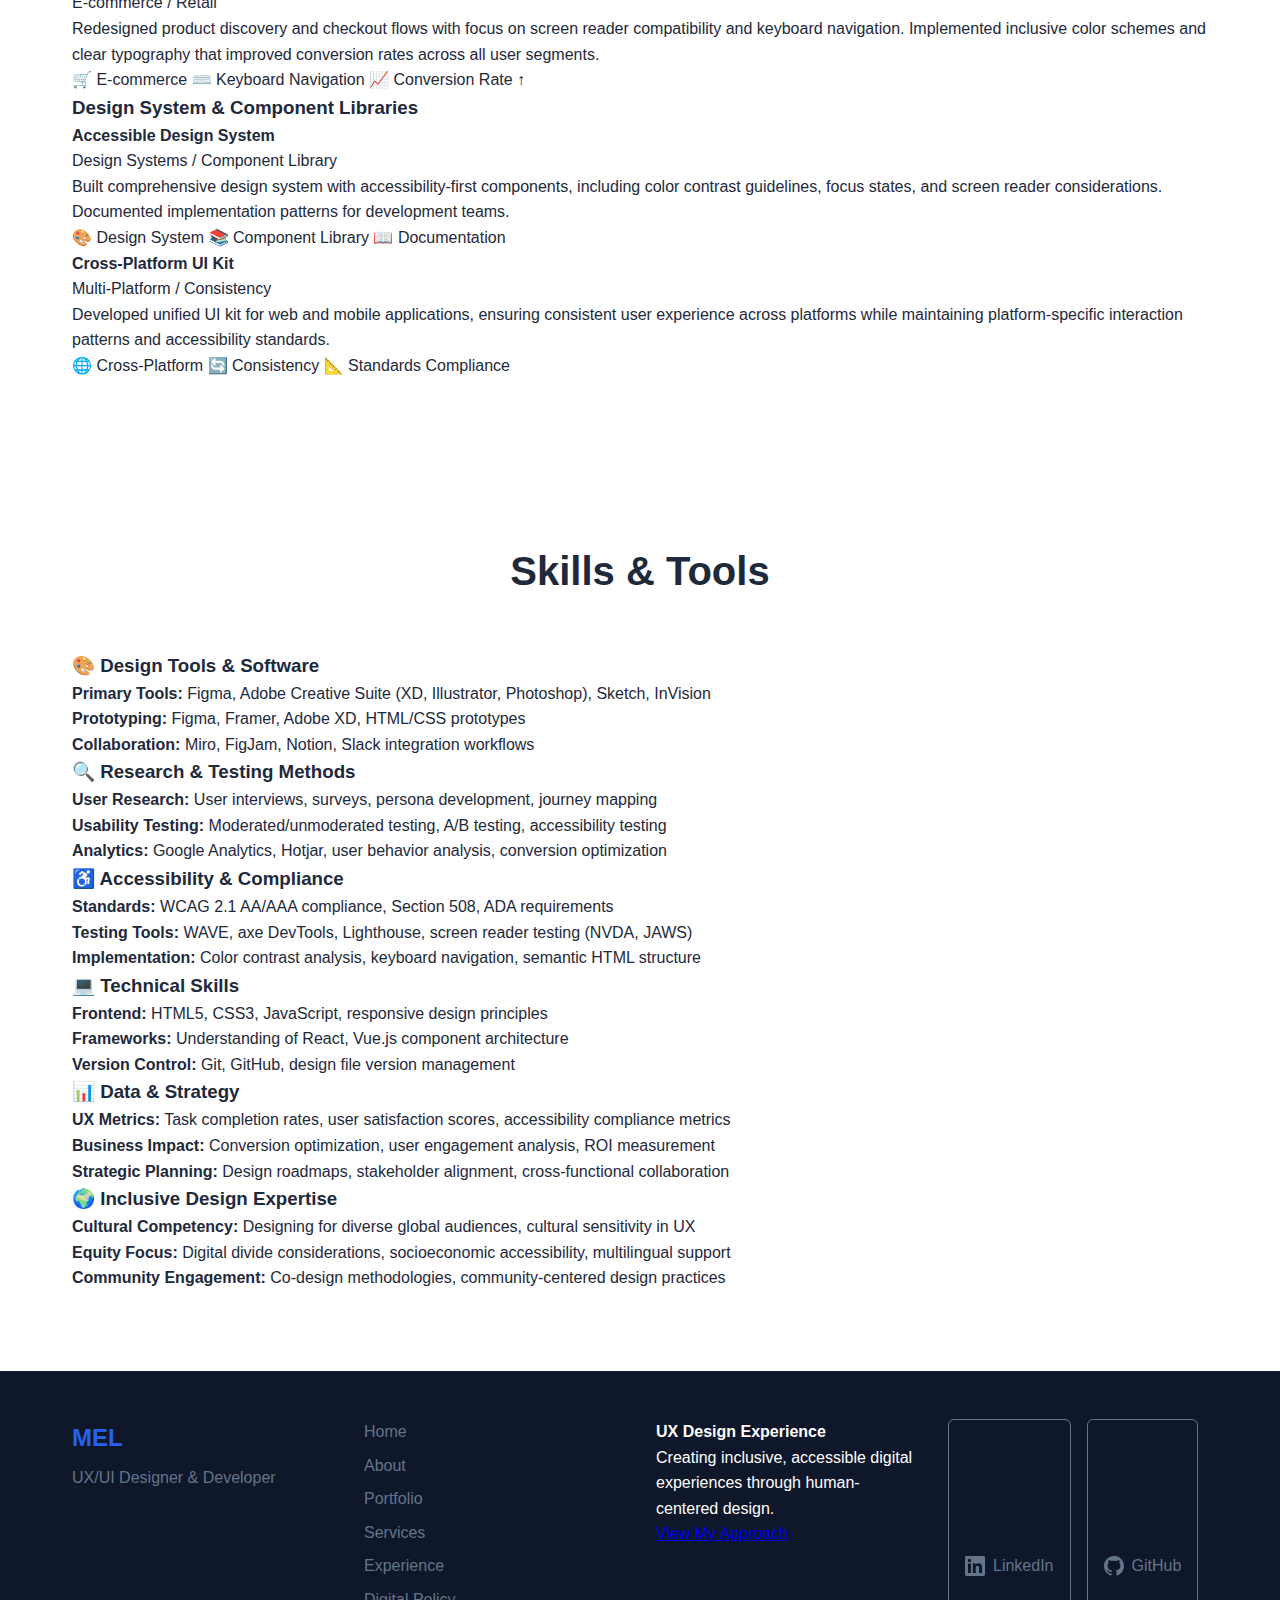
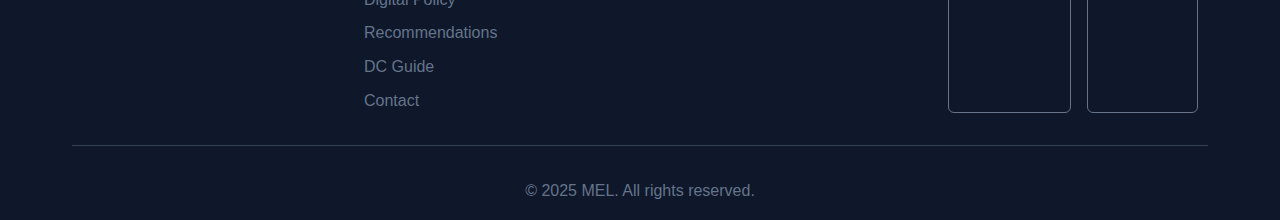
<file: ux-experience.html>
<!DOCTYPE html>
<html lang="en">
<head>
    <meta charset="UTF-8">
    <meta name="viewport" content="width=device-width, initial-scale=1.0">
    <meta name="description" content="Mel Laskowski's UX/UI Design Experience - User-centered design approach with focus on accessibility, inclusive design, and digital equity.">
    <title>UX Experience | Mel Laskowski</title>
    <link rel="stylesheet" href="css/style.css">
    <link rel="icon" href="images/favicon.ico" type="image/x-icon">
</head>
<body>
    <!-- Header Section -->
    <header class="header">
        <div class="container">
            <div class="logo">
                <h1><a href="index.html" style="text-decoration: none; color: inherit;">MEL LASKOWSKI</a></h1>
            </div>
            <nav class="navigation">
                <ul class="nav-menu">
                    <li><a href="index.html" class="nav-link">← Back to Portfolio</a></li>
                    <li><a href="#overview" class="nav-link">Overview</a></li>
                    <li><a href="#approach" class="nav-link">Design Approach</a></li>
                    <li><a href="#projects" class="nav-link">Projects</a></li>
                    <li><a href="#skills" class="nav-link">Skills & Tools</a></li>
                    <li><a href="index.html#contact" class="nav-link">Contact</a></li>
                </ul>
                <div class="hamburger">
                    <span class="bar"></span>
                    <span class="bar"></span>
                    <span class="bar"></span>
                </div>
            </nav>
        </div>
    </header>

    <!-- UX Experience Hero Section -->
    <main>
        <section id="overview" class="ai-policy-hero">
            <div class="container">
                <div class="hero-content">
                    <h1 class="hero-title">UX/UI Design Experience</h1>
                    <p class="hero-subtitle">
                        Creating inclusive, accessible digital experiences through human-centered design and thoughtful problem-solving.
                    </p>
                    <p class="hero-description">
                        My UX approach combines technical expertise with deep empathy for users, focusing on accessibility, 
                        inclusive design practices, and creating digital products that serve diverse communities with equity and intention.
                    </p>
                </div>
            </div>
        </section>

        <!-- Design Philosophy Section -->
        <section id="approach" class="ai-principles">
            <div class="container">
                <h2 class="section-title">Design Philosophy & Approach</h2>
                <div class="recommendations-grid">
                    <div class="rec-item">
                        <div class="rec-content">
                            <h4>🎯 User-Centered Design</h4>
                            <p class="rec-genre">Research & Empathy</p>
                            <p>Every design decision starts with understanding real user needs through research, interviews, and testing. I prioritize accessibility from the beginning, ensuring products work for users across all abilities and contexts.</p>
                        </div>
                    </div>
                    
                    <div class="rec-item">
                        <div class="rec-content">
                            <h4>⚡ Inclusive by Design</h4>
                            <p class="rec-genre">Accessibility & Equity</p>
                            <p>Design should be a force for equity. I create experiences that consider diverse perspectives, cultural contexts, and accessibility needs, building products that truly serve everyone.</p>
                        </div>
                    </div>

                    <div class="rec-item">
                        <div class="rec-content">
                            <h4>🔄 Iterative Innovation</h4>
                            <p class="rec-genre">Testing & Refinement</p>
                            <p>Great design emerges through iteration. I use rapid prototyping, user testing, and data-driven insights to continuously refine and improve the user experience.</p>
                        </div>
                    </div>

                    <div class="rec-item">
                        <div class="rec-content">
                            <h4>🤝 Collaborative Impact</h4>
                            <p class="rec-genre">Cross-functional Teams</p>
                            <p>The best solutions come from diverse perspectives. I thrive in collaborative environments, working closely with developers, product managers, and stakeholders to bring inclusive visions to life.</p>
                        </div>
                    </div>
                </div>
            </div>
        </section>

        <!-- Projects Section -->
        <section id="projects" class="policy-positions">
            <div class="container">
                <h2 class="section-title">Featured UX Projects</h2>
                
                <div class="rec-category">
                    <h3>Accessibility-First Design Projects</h3>
                    <div class="recommendations-grid">
                        <div class="rec-item">
                            <div class="rec-content">
                                <h4>Community Resource Platform</h4>
                                <p class="rec-genre">Web Application / Social Impact</p>
                                <p>Redesigned a community resource platform to improve accessibility compliance and user navigation. Conducted user research with community organizations and implemented inclusive design patterns that increased engagement by 40%.</p>
                                <div class="rec-details">
                                    <span class="detail-tag">👥 User Research</span>
                                    <span class="detail-tag">♿ WCAG 2.1 AA</span>
                                    <span class="detail-tag">📊 40% Engagement ↑</span>
                                </div>
                            </div>
                        </div>

                        <div class="rec-item">
                            <div class="rec-content">
                                <h4>Mobile-First Service Portal</h4>
                                <p class="rec-genre">Mobile App / Government Services</p>
                                <p>Led UX design for a mobile-first government services portal, focusing on users with varying digital literacy levels. Created simplified workflows and clear visual hierarchy that reduced task completion time by 35%.</p>
                                <div class="rec-details">
                                    <span class="detail-tag">📱 Mobile-First</span>
                                    <span class="detail-tag">🎯 Digital Literacy Focus</span>
                                    <span class="detail-tag">⏱️ 35% Faster Tasks</span>
                                </div>
                            </div>
                        </div>

                        <div class="rec-item">
                            <div class="rec-content">
                                <h4>Inclusive E-commerce Experience</h4>
                                <p class="rec-genre">E-commerce / Retail</p>
                                <p>Redesigned product discovery and checkout flows with focus on screen reader compatibility and keyboard navigation. Implemented inclusive color schemes and clear typography that improved conversion rates across all user segments.</p>
                                <div class="rec-details">
                                    <span class="detail-tag">🛒 E-commerce</span>
                                    <span class="detail-tag">⌨️ Keyboard Navigation</span>
                                    <span class="detail-tag">📈 Conversion Rate ↑</span>
                                </div>
                            </div>
                        </div>
                    </div>
                </div>

                <div class="rec-category">
                    <h3>Design System & Component Libraries</h3>
                    <div class="recommendations-grid">
                        <div class="rec-item">
                            <div class="rec-content">
                                <h4>Accessible Design System</h4>
                                <p class="rec-genre">Design Systems / Component Library</p>
                                <p>Built comprehensive design system with accessibility-first components, including color contrast guidelines, focus states, and screen reader considerations. Documented implementation patterns for development teams.</p>
                                <div class="rec-details">
                                    <span class="detail-tag">🎨 Design System</span>
                                    <span class="detail-tag">📚 Component Library</span>
                                    <span class="detail-tag">📖 Documentation</span>
                                </div>
                            </div>
                        </div>

                        <div class="rec-item">
                            <div class="rec-content">
                                <h4>Cross-Platform UI Kit</h4>
                                <p class="rec-genre">Multi-Platform / Consistency</p>
                                <p>Developed unified UI kit for web and mobile applications, ensuring consistent user experience across platforms while maintaining platform-specific interaction patterns and accessibility standards.</p>
                                <div class="rec-details">
                                    <span class="detail-tag">🌐 Cross-Platform</span>
                                    <span class="detail-tag">🔄 Consistency</span>
                                    <span class="detail-tag">📐 Standards Compliance</span>
                                </div>
                            </div>
                        </div>
                    </div>
                </div>
            </div>
        </section>

        <!-- Skills & Tools Section -->
        <section id="skills" class="regulatory-approach">
            <div class="container">
                <h2 class="section-title">Skills & Tools</h2>
                <div class="approach-content">
                    <div class="culture-moments">
                        <div class="moment-item">
                            <h3>🎨 Design Tools & Software</h3>
                            <p><strong>Primary Tools:</strong> Figma, Adobe Creative Suite (XD, Illustrator, Photoshop), Sketch, InVision</p>
                            <p><strong>Prototyping:</strong> Figma, Framer, Adobe XD, HTML/CSS prototypes</p>
                            <p><strong>Collaboration:</strong> Miro, FigJam, Notion, Slack integration workflows</p>
                        </div>

                        <div class="moment-item">
                            <h3>🔍 Research & Testing Methods</h3>
                            <p><strong>User Research:</strong> User interviews, surveys, persona development, journey mapping</p>
                            <p><strong>Usability Testing:</strong> Moderated/unmoderated testing, A/B testing, accessibility testing</p>
                            <p><strong>Analytics:</strong> Google Analytics, Hotjar, user behavior analysis, conversion optimization</p>
                        </div>

                        <div class="moment-item">
                            <h3>♿ Accessibility & Compliance</h3>
                            <p><strong>Standards:</strong> WCAG 2.1 AA/AAA compliance, Section 508, ADA requirements</p>
                            <p><strong>Testing Tools:</strong> WAVE, axe DevTools, Lighthouse, screen reader testing (NVDA, JAWS)</p>
                            <p><strong>Implementation:</strong> Color contrast analysis, keyboard navigation, semantic HTML structure</p>
                        </div>

                        <div class="moment-item">
                            <h3>💻 Technical Skills</h3>
                            <p><strong>Frontend:</strong> HTML5, CSS3, JavaScript, responsive design principles</p>
                            <p><strong>Frameworks:</strong> Understanding of React, Vue.js component architecture</p>
                            <p><strong>Version Control:</strong> Git, GitHub, design file version management</p>
                        </div>

                        <div class="moment-item">
                            <h3>📊 Data & Strategy</h3>
                            <p><strong>UX Metrics:</strong> Task completion rates, user satisfaction scores, accessibility compliance metrics</p>
                            <p><strong>Business Impact:</strong> Conversion optimization, user engagement analysis, ROI measurement</p>
                            <p><strong>Strategic Planning:</strong> Design roadmaps, stakeholder alignment, cross-functional collaboration</p>
                        </div>

                        <div class="moment-item">
                            <h3>🌍 Inclusive Design Expertise</h3>
                            <p><strong>Cultural Competency:</strong> Designing for diverse global audiences, cultural sensitivity in UX</p>
                            <p><strong>Equity Focus:</strong> Digital divide considerations, socioeconomic accessibility, multilingual support</p>
                            <p><strong>Community Engagement:</strong> Co-design methodologies, community-centered design practices</p>
                        </div>
                    </div>
                </div>
            </div>
        </section>
    </main>

    <!-- Footer -->
    <footer class="footer">
        <div class="container">
            <div class="footer-content">
                <div class="footer-brand">
                    <h3>MEL</h3>
                    <p>UX/UI Designer & Developer</p>
                </div>
                <div class="footer-links">
                    <a href="index.html#home">Home</a>
                    <a href="index.html#about">About</a>
                    <a href="index.html#portfolio">Portfolio</a>
                    <a href="index.html#services">Services</a>
                    <a href="index.html#experience">Experience</a>
                    <a href="ai-policy.html">Digital Policy</a>
                    <a href="recommendations.html">Recommendations</a>
                    <a href="dc-recommendations.html">DC Guide</a>
                    <a href="index.html#contact">Contact</a>
                </div>
                <div class="footer-recommendations">
                    <h4>UX Design Experience</h4>
                    <p>Creating inclusive, accessible digital experiences through human-centered design.</p>
                    <a href="#approach" class="rec-cta-button">View My Approach</a>
                </div>
                <div class="social-links">
                    <a href="http://linkedin.com/in/mellaskowski12" class="social-link" aria-label="LinkedIn" target="_blank" rel="noopener noreferrer">
                        <svg class="social-icon" width="20" height="20" viewBox="0 0 24 24" fill="currentColor">
                            <path d="M20.447 20.452h-3.554v-5.569c0-1.328-.027-3.037-1.852-3.037-1.853 0-2.136 1.445-2.136 2.939v5.667H9.351V9h3.414v1.561h.046c.477-.9 1.637-1.85 3.37-1.85 3.601 0 4.267 2.37 4.267 5.455v6.286zM5.337 7.433c-1.144 0-2.063-.926-2.063-2.065 0-1.138.92-2.063 2.063-2.063 1.14 0 2.064.925 2.064 2.063 0 1.139-.925 2.065-2.064 2.065zm1.782 13.019H3.555V9h3.564v11.452zM22.225 0H1.771C.792 0 0 .774 0 1.729v20.542C0 23.227.792 24 1.771 24h20.451C23.2 24 24 23.227 24 22.271V1.729C24 .774 23.2 0 22.222 0h.003z"/>
                        </svg>
                        LinkedIn
                    </a>
                    <a href="https://github.com/mellaskowski" class="social-link" aria-label="GitHub" target="_blank" rel="noopener noreferrer">
                        <svg class="social-icon" width="20" height="20" viewBox="0 0 24 24" fill="currentColor">
                            <path d="M12 0c-6.626 0-12 5.373-12 12 0 5.302 3.438 9.8 8.207 11.387.599.111.793-.261.793-.577v-2.234c-3.338.726-4.033-1.416-4.033-1.416-.546-1.387-1.333-1.756-1.333-1.756-1.089-.745.083-.729.083-.729 1.205.084 1.839 1.237 1.839 1.237 1.07 1.834 2.807 1.304 3.492.997.107-.775.418-1.305.762-1.604-2.665-.305-5.467-1.334-5.467-5.931 0-1.311.469-2.381 1.236-3.221-.124-.303-.535-1.524.117-3.176 0 0 1.008-.322 3.301 1.23.957-.266 1.983-.399 3.003-.404 1.02.005 2.047.138 3.006.404 2.291-1.552 3.297-1.23 3.297-1.30.653 1.653.242 2.874.118 3.176.77.84 1.235 1.911 1.235 3.221 0 4.609-2.807 5.624-5.479 5.921.43.372.823 1.102.823 2.222v3.293c0 .319.192.694.801.576 4.765-1.589 8.199-6.086 8.199-11.386 0-6.627-5.373-12-12-12z"/>
                        </svg>
                        GitHub
                    </a>
                </div>
            </div>
            <div class="footer-bottom">
                <p>&copy; 2025 MEL. All rights reserved.</p>
            </div>
        </div>
    </footer>

    <script src="js/script.js"></script>
</body>
</html>
</file>
<file: css/style.css>
/* Reset and Base Styles */
* {
    margin: 0;
    padding: 0;
    box-sizing: border-box;
}

:root {
    --primary-color: #2563eb;
    --secondary-color: #64748b;
    --accent-color: #06b6d4;
    --text-dark: #1e293b;
    --text-light: #64748b;
    --bg-white: #ffffff;
    --bg-light: #f8fafc;
    --bg-dark: #0f172a;
    --border-color: #e2e8f0;
    --shadow: 0 4px 6px -1px rgba(0, 0, 0, 0.1);
    --shadow-lg: 0 10px 15px -3px rgba(0, 0, 0, 0.1);
    --transition: all 0.3s ease;
}

body {
    font-family: 'Inter', -apple-system, BlinkMacSystemFont, 'Segoe UI', Roboto, sans-serif;
    line-height: 1.6;
    color: var(--text-dark);
    background-color: var(--bg-white);
}

.container {
    max-width: 1200px;
    margin: 0 auto;
    padding: 0 2rem;
}

/* Header Styles */
.header {
    position: fixed;
    top: 0;
    left: 0;
    width: 100%;
    background-color: rgba(255, 255, 255, 0.95);
    backdrop-filter: blur(10px);
    border-bottom: 1px solid var(--border-color);
    z-index: 1000;
    transition: var(--transition);
}

.header .container {
    display: flex;
    justify-content: space-between;
    align-items: center;
    padding: 1rem 2rem;
}

.logo h1 {
    font-size: 2rem;
    font-weight: 800;
    color: var(--primary-color);
    letter-spacing: -0.02em;
}

.navigation {
    display: flex;
    align-items: center;
}

.nav-menu {
    display: flex;
    list-style: none;
    gap: 2rem;
    margin-right: 2rem;
}

.nav-link {
    text-decoration: none;
    color: var(--text-dark);
    font-weight: 500;
    position: relative;
    transition: var(--transition);
}

.nav-link:hover {
    color: var(--primary-color);
}

.nav-link::after {
    content: '';
    position: absolute;
    bottom: -5px;
    left: 0;
    width: 0;
    height: 2px;
    background-color: var(--primary-color);
    transition: var(--transition);
}

.nav-link:hover::after {
    width: 100%;
}

/* Mobile Menu */
.hamburger {
    display: none;
    flex-direction: column;
    cursor: pointer;
    gap: 4px;
}

.bar {
    width: 25px;
    height: 3px;
    background-color: var(--text-dark);
    transition: var(--transition);
}

/* Hero Section */
.hero {
    padding: 8rem 0 4rem;
    background: linear-gradient(135deg, var(--bg-light) 0%, var(--bg-white) 100%);
    min-height: 100vh;
    display: flex;
    align-items: center;
}

.hero-content {
    text-align: center;
    max-width: 800px;
    margin: 0 auto;
}

.hero-title {
    font-size: 3.5rem;
    font-weight: 800;
    margin-bottom: 1rem;
    color: var(--text-dark);
    line-height: 1.2;
}

.hero-subtitle {
    font-size: 1.5rem;
    color: var(--primary-color);
    margin-bottom: 1.5rem;
    font-weight: 600;
    height: 2rem;
    display: flex;
    align-items: center;
    justify-content: center;
    overflow: hidden;
    text-align: center;
}

.cycling-text {
    position: relative;
    display: block;
    width: 100%;
    height: 100%;
}

.text-item {
    position: absolute;
    top: 0;
    left: 50%;
    transform: translateX(-50%) translateY(20px);
    opacity: 0;
    transition: all 0.6s ease-in-out;
    white-space: nowrap;
}

.text-item.active {
    opacity: 1;
    transform: translateX(-50%) translateY(0);
}

.text-item.fade-out {
    opacity: 0;
    transform: translateX(-50%) translateY(-20px);
}

.hero-description {
    font-size: 1.125rem;
    color: var(--text-light);
    margin-bottom: 2.5rem;
    line-height: 1.7;
}

.hero-buttons {
    display: flex;
    gap: 1rem;
    justify-content: center;
    flex-wrap: wrap;
}

/* Button Styles */
.btn {
    display: inline-block;
    padding: 0.875rem 2rem;
    text-decoration: none;
    border-radius: 0.5rem;
    font-weight: 600;
    font-size: 1rem;
    transition: var(--transition);
    border: 2px solid transparent;
    cursor: pointer;
}

.btn-primary {
    background-color: var(--primary-color);
    color: white;
}

.btn-primary:hover {
    background-color: #1d4ed8;
    transform: translateY(-2px);
    box-shadow: var(--shadow-lg);
}

.btn-secondary {
    background-color: transparent;
    color: var(--text-dark);
    border-color: var(--border-color);
}

.btn-secondary:hover {
    background-color: var(--text-dark);
    color: white;
    transform: translateY(-2px);
    box-shadow: var(--shadow);
}

/* Section Styles */
section {
    padding: 5rem 0;
}

.section-title {
    font-size: 2.5rem;
    font-weight: 700;
    text-align: center;
    margin-bottom: 3rem;
    color: var(--text-dark);
}

/* About Section */
.about {
    background-color: var(--bg-light);
}

.about-content {
    display: grid;
    grid-template-columns: 1fr 1fr;
    gap: 4rem;
    align-items: start;
}

.about-text p {
    font-size: 1.125rem;
    color: var(--text-light);
    margin-bottom: 1.5rem;
    line-height: 1.7;
}

.skills h3 {
    font-size: 1.5rem;
    font-weight: 600;
    margin-bottom: 1.5rem;
    color: var(--text-dark);
}

.skills-grid {
    display: flex;
    flex-wrap: wrap;
    gap: 0.75rem;
}

.skill-tag {
    background-color: var(--primary-color);
    color: white;
    padding: 0.5rem 1rem;
    border-radius: 2rem;
    font-size: 0.875rem;
    font-weight: 500;
    transition: all 0.3s ease;
    cursor: pointer;
}

.skill-tag:hover {
    border: 2px solid var(--accent-color);
    box-shadow: 0 0 10px rgba(74, 144, 226, 0.3);
    transform: translateY(-2px);
}

.skill-tag-container {
    position: relative;
    display: inline-block;
}

.skill-tooltip {
    position: absolute;
    bottom: 100%;
    left: 50%;
    transform: translateX(-50%);
    margin-bottom: 0.5rem;
    opacity: 0;
    visibility: hidden;
    transition: all 0.3s ease;
    z-index: 10;
    pointer-events: none;
}

.skill-tag-container:hover .skill-tooltip {
    opacity: 1;
    visibility: visible;
}

.rit-tiger {
    text-align: center;
}

.tiger-container {
    position: relative;
    display: inline-block;
    cursor: pointer;
}

.tiger-image {
    width: 100px;
    height: 100px;
    object-fit: cover;
    transition: var(--transition);
    filter: drop-shadow(0 2px 4px rgba(0, 0, 0, 0.1));
    margin-top: .75rem;
}

.tiger-container:hover .tiger-image {
    transform: scale(1.05);
    filter: drop-shadow(0 4px 8px rgba(0, 0, 0, 0.15));
}

.rit-text {
    margin-top: auto;
    margin-bottom: 0;
    padding-top: 0.5rem;
    font-size: 0.875rem;
    font-weight: 600;
    color: var(--primary-color);
    transition: var(--transition);
    text-align: center;
    line-height: 1.2;
    min-height: 2.4em;
    display: flex;
    align-items: flex-end;
    justify-content: center;
}

.tiger-container:hover .rit-text {
    color: var(--text-dark);
}

.rit-tooltip {
    position: absolute;
    bottom: 100%;
    left: 50%;
    transform: translateX(-50%);
    margin-bottom: 10px;
    opacity: 0;
    visibility: hidden;
    transition: all 0.3s ease;
    z-index: 10;
}

.tiger-container:hover .rit-tooltip {
    opacity: 1;
    visibility: visible;
    transform: translateX(-50%) translateY(-5px);
}

.tooltip-content {
    background-color: var(--bg-white);
    border: 1px solid var(--border-color);
    border-radius: 0.75rem;
    padding: 1.5rem;
    width: 280px;
    box-shadow: var(--shadow-lg);
    text-align: left;
    position: relative;
}

.tooltip-content::after {
    content: '';
    position: absolute;
    top: 100%;
    left: 50%;
    transform: translateX(-50%);
    border: 8px solid transparent;
    border-top-color: var(--bg-white);
}

.tooltip-content::before {
    content: '';
    position: absolute;
    top: 100%;
    left: 50%;
    transform: translateX(-50%);
    border: 9px solid transparent;
    border-top-color: var(--border-color);
    margin-top: 1px;
}

.tooltip-content h4 {
    color: var(--text-dark);
    font-size: 1rem;
    font-weight: 600;
    margin-bottom: 0.5rem;
}

.tooltip-content p {
    color: var(--text-light);
    font-size: 0.875rem;
    line-height: 1.4;
    margin-bottom: 0.5rem;
}

.tooltip-content p:last-child {
    margin-bottom: 0;
}

.tooltip-content p strong {
    color: var(--primary-color);
    font-weight: 600;
}

.coop-section {
    margin: 0.75rem 0;
}

.company-logos {
    display: flex;
    flex-direction: column;
    gap: 0.75rem;
    margin-top: 0.75rem;
}

.company-item {
    display: flex;
    align-items: center;
    justify-content: space-between;
    padding: 0.5rem 0;
}

.company-logo-img {
    height: 36px;
    width: auto;
    max-width: 120px;
    object-fit: contain;
    flex-shrink: 0;
}

.company-name {
    font-size: 0.8rem;
    color: var(--text-color);
    font-weight: 600;
    margin-left: 0.5rem;
}

.company-years {
    font-size: 0.75rem;
    color: var(--text-light);
    font-weight: 500;
    margin-left: 1rem;
}

/* Location Images Container */
.location-images {
    display: grid;
    grid-template-columns: repeat(2, 1fr);
    grid-template-rows: repeat(2, 1fr);
    gap: 2rem;
    margin-top: 2rem;
    justify-items: center;
    align-items: start;
    max-width: 600px;
    margin-left: auto;
    margin-right: auto;
}

.location-images > div {
    display: flex;
    flex-direction: column;
    align-items: center;
    width: 100%;
    min-height: 160px;
}

.location-images .tiger-container,
.location-images .dc-container,
.location-images .passion-container,
.location-images .environment-container {
    display: flex;
    flex-direction: column;
    align-items: center;
    justify-content: space-between;
    height: 100%;
}

@media (max-width: 768px) {
    .location-images {
        grid-template-columns: repeat(2, 1fr);
        gap: 1.5rem;
    }
}

@media (max-width: 480px) {
    .location-images {
        grid-template-columns: 1fr;
        gap: 2rem;
    }
}

/* Washington DC Image */
.dc-image {
    text-align: center;
}

.dc-container {
    position: relative;
    display: inline-block;
}

.dc-image-img {
    width: 180px;
    height: 110px;
    object-fit: cover;
    border-radius: 0.5rem;
    transition: var(--transition);
    filter: drop-shadow(0 2px 4px rgba(0, 0, 0, 0.1));
}

.dc-container:hover .dc-image-img {
    transform: scale(1.05);
    filter: drop-shadow(0 4px 8px rgba(0, 0, 0, 0.15));
}

.dc-text {
    margin-top: auto;
    margin-bottom: 0;
    padding-top: 1.2rem;
    font-size: 0.875rem;
    font-weight: 600;
    color: var(--primary-color);
    transition: var(--transition);
    text-align: center;
    line-height: 1.2;
    min-height: 2.4em;
    display: flex;
    align-items: flex-end;
    justify-content: center;
}

.dc-container:hover .dc-text {
    color: var(--text-dark);
}

.dc-tooltip {
    position: absolute;
    bottom: 100%;
    left: 50%;
    transform: translateX(-50%);
    margin-bottom: 10px;
    opacity: 0;
    visibility: hidden;
    transition: all 0.3s ease;
    z-index: 10;
}

.dc-container:hover .dc-tooltip {
    opacity: 1;
    visibility: visible;
    transform: translateX(-50%) translateY(-5px);
}

/* Passion Images (Section 230 & Environment) */
.passion-image, .environment-image {
    text-align: center;
}

.passion-container, .environment-container {
    position: relative;
    display: inline-block;
}

.passion-image-img, .environment-image-img {
    width: 180px;
    height: 100px;
    object-fit: cover;
    border-radius: 0.5rem;
    transition: var(--transition);
    filter: drop-shadow(0 2px 4px rgba(0, 0, 0, 0.1));
}

.passion-container:hover .passion-image-img,
.environment-container:hover .environment-image-img {
    transform: scale(1.05);
    filter: drop-shadow(0 4px 8px rgba(0, 0, 0, 0.15));
}

.passion-text, .environment-text {
    margin-top: auto;
    margin-bottom: 0;
    padding-top: 0.5rem;
    font-size: 0.875rem;
    font-weight: 600;
    color: var(--primary-color);
    transition: var(--transition);
    text-align: center;
    line-height: 1.2;
    min-height: 2.4em;
    display: flex;
    align-items: flex-end;
    justify-content: center;
}

.passion-container:hover .passion-text,
.environment-container:hover .environment-text {
    color: var(--text-dark);
}

.passion-tooltip, .environment-tooltip {
    position: absolute;
    bottom: 100%;
    left: 50%;
    transform: translateX(-50%);
    margin-bottom: 10px;
    opacity: 0;
    visibility: hidden;
    transition: all 0.3s ease;
    z-index: 10;
}

.passion-container:hover .passion-tooltip,
.environment-container:hover .environment-tooltip {
    opacity: 1;
    visibility: visible;
    transform: translateX(-50%) translateY(-5px);
}

/* Portfolio Section */
.portfolio-grid {
    display: grid;
    grid-template-columns: repeat(auto-fit, minmax(350px, 1fr));
    gap: 2rem;
}

.portfolio-item {
    background-color: white;
    border-radius: 1rem;
    overflow: hidden;
    box-shadow: var(--shadow);
    transition: var(--transition);
}

.portfolio-item:hover {
    transform: translateY(-5px);
    box-shadow: var(--shadow-lg);
}

.portfolio-image {
    height: 200px;
    overflow: hidden;
}

.project-image {
    width: 100%;
    height: 100%;
    object-fit: cover;
    border-radius: 0;
}

.placeholder-image {
    width: 100%;
    height: 100%;
    background: linear-gradient(135deg, var(--primary-color), var(--accent-color));
    display: flex;
    align-items: center;
    justify-content: center;
    color: white;
    font-size: 1.25rem;
    font-weight: 600;
}

.prototype-placeholder {
    width: 100%;
    height: 100%;
    background: linear-gradient(135deg, var(--bg-light) 0%, #e3f2fd 100%);
    display: flex;
    flex-direction: column;
    align-items: center;
    justify-content: center;
    position: relative;
}

.prototype-icon {
    font-size: 3rem;
    margin-bottom: 0.5rem;
    opacity: 0.8;
}

.prototype-status {
    background-color: var(--primary-color);
    color: white;
    padding: 0.25rem 0.75rem;
    border-radius: 1rem;
    font-size: 0.75rem;
    font-weight: 600;
    text-transform: uppercase;
    letter-spacing: 0.5px;
}

/* Special styling for live demo status */
.prototype-status.live-demo {
    background-color: #10b981;
}

.prototype-label {
    background-color: #f59e0b;
    color: white;
    padding: 0.5rem 1rem;
    border-radius: 0.5rem;
    font-size: 0.875rem;
    font-weight: 500;
    display: inline-flex;
    align-items: center;
    gap: 0.25rem;
}

.portfolio-content {
    padding: 1.5rem;
}

.portfolio-content h3 {
    font-size: 1.25rem;
    font-weight: 600;
    margin-bottom: 0.75rem;
    color: var(--text-dark);
}

.portfolio-content p {
    color: var(--text-light);
    margin-bottom: 1.5rem;
    line-height: 1.6;
}

.portfolio-links {
    display: flex;
    gap: 1rem;
}

.portfolio-link {
    color: var(--primary-color);
    text-decoration: none;
    font-weight: 500;
    font-size: 0.875rem;
    padding: 0.5rem 1rem;
    border: 1px solid var(--primary-color);
    border-radius: 0.375rem;
    transition: var(--transition);
}

.portfolio-link:hover {
    background-color: var(--primary-color);
    color: white;
}

/* Services Section */
.services {
    background-color: var(--bg-light);
}

.services-grid {
    display: grid;
    grid-template-columns: repeat(auto-fit, minmax(300px, 1fr));
    gap: 2rem;
}

.service-item {
    background-color: white;
    padding: 2rem;
    border-radius: 1rem;
    text-align: center;
    box-shadow: var(--shadow);
    transition: var(--transition);
}

.service-item:hover {
    transform: translateY(-5px);
    box-shadow: var(--shadow-lg);
}

.service-icon {
    font-size: 3rem;
    margin-bottom: 1rem;
}

.service-item h3 {
    font-size: 1.25rem;
    font-weight: 600;
    margin-bottom: 1rem;
    color: var(--text-dark);
}

.service-item p {
    color: var(--text-light);
    line-height: 1.6;
}

/* Experience Section */
.experience {
    background-color: var(--bg-light);
}

/* Horizontal Timeline */
.horizontal-timeline {
    margin: 3rem 0 5rem 0;
    padding: 2rem 0;
    background-color: white;
    border-radius: 1rem;
    box-shadow: var(--shadow);
    overflow-x: auto;
}

.timeline-track {
    display: flex;
    justify-content: space-between;
    align-items: center;
    width: 100%;
    padding: 0 2rem;
    position: relative;
}

.timeline-track::before {
    content: '';
    position: absolute;
    top: 50%;
    left: 2rem;
    right: 2rem;
    height: 3px;
    background: linear-gradient(to right, var(--primary-color), var(--accent-color));
    transform: translateY(-50%);
    z-index: 1;
}

.timeline-milestone {
    position: relative;
    text-align: center;
    cursor: pointer;
    transition: var(--transition);
    z-index: 2;
    flex: 1;
    min-width: 0;
}

.timeline-milestone:hover {
    transform: translateY(-2px);
}

.milestone-marker {
    width: 16px;
    height: 16px;
    border-radius: 50%;
    background-color: white;
    border: 3px solid var(--primary-color);
    margin: 0 auto 1.2rem;
    transition: var(--transition);
}

.timeline-milestone.graduation .milestone-marker {
    background-color: var(--accent-color);
    border-color: var(--accent-color);
    width: 20px;
    height: 20px;
}

.timeline-milestone:hover .milestone-marker {
    transform: scale(1.2);
    box-shadow: 0 0 0 4px rgba(var(--primary-color-rgb), 0.2);
}

.milestone-label {
    font-size: 0.75rem;
    font-weight: 600;
    color: var(--text-dark);
    line-height: 1.2;
    white-space: nowrap;
    overflow: hidden;
    text-overflow: ellipsis;
    max-width: 100%;
}

.milestone-label .year {
    font-size: 0.65rem;
    color: var(--text-light);
    font-weight: 500;
}

.timeline-milestone.active .milestone-marker {
    background-color: var(--primary-color);
    transform: scale(1.3);
    box-shadow: 0 0 0 6px rgba(var(--primary-color-rgb), 0.3);
}

.timeline-milestone.active .milestone-label {
    color: var(--primary-color);
    font-weight: 700;
}

@media (max-width: 768px) {
    .horizontal-timeline {
        margin: 2rem -1rem;
        border-radius: 0;
        padding: 1.5rem 0;
    }
    
    .timeline-track {
        padding: 0 1rem;
        gap: 0.5rem;
    }
    
    .timeline-track::before {
        left: 1rem;
        right: 1rem;
    }
    
    .milestone-label {
        font-size: 0.65rem;
        white-space: normal;
        word-break: break-word;
    }
    
    .milestone-label .year {
        font-size: 0.55rem;
    }
    
    .milestone-marker {
        width: 12px;
        height: 12px;
        margin: 0 auto 0.8rem;
    }
}

@media (max-width: 1000px) {
    .milestone-label {
        font-size: 0.7rem;
    }
    
    .milestone-label .year {
        font-size: 0.6rem;
    }
}

@media (max-width: 850px) {
    .horizontal-timeline {
        display: none;
    }
}

.timeline {
    max-width: 800px;
    margin: 0 auto;
    position: relative;
}

.timeline::before {
    content: '';
    position: absolute;
    left: 30px;
    top: 0;
    bottom: 0;
    width: 2px;
    background-color: var(--primary-color);
}

.timeline-item {
    position: relative;
    margin-bottom: 3rem;
    padding-left: 4rem;
    transition: var(--transition);
}

.timeline-item.highlight {
    background-color: rgba(var(--primary-color-rgb), 0.05);
    border-radius: 1rem;
    padding: 1rem;
    padding-left: 4rem;
    margin-left: -1rem;
    margin-right: -1rem;
    box-shadow: 0 0 0 2px rgba(var(--primary-color-rgb), 0.2);
}

.timeline-item::before {
    content: '';
    position: absolute;
    left: -6px;
    top: 0.5rem;
    width: 16px;
    height: 16px;
    border-radius: 50%;
    background-color: var(--primary-color);
    border: 3px solid var(--bg-white);
    z-index: 1;
}

.timeline-date {
    font-size: 0.875rem;
    color: var(--primary-color);
    font-weight: 600;
    margin-bottom: 0.5rem;
}

.timeline-content h3 {
    font-size: 1.25rem;
    font-weight: 600;
    color: var(--text-dark);
    margin-bottom: 0.25rem;
}

.timeline-content h4 {
    font-size: 1rem;
    font-weight: 500;
    color: var(--text-light);
    margin-bottom: 1rem;
}

.company-header {
    display: flex;
    align-items: center;
    justify-content: space-between;
    margin-bottom: 1rem;
}

.company-logo {
    height: 32px;
    width: auto;
    max-width: 100px;
    object-fit: contain;
    margin-left: auto;
}

.company-header h4 {
    margin-bottom: 0;
    flex: 1;
}

.timeline-content ul {
    list-style: none;
    padding: 0;
}

.timeline-content li {
    position: relative;
    padding-left: 1.5rem;
    margin-bottom: 0.5rem;
    color: var(--text-light);
    line-height: 1.6;
}

.timeline-content li::before {
    content: '•';
    position: absolute;
    left: 0;
    color: var(--primary-color);
    font-weight: bold;
}

/* Tech Media Section */
.tech-title {
    text-align: center;
    font-size: 1.75rem;
    color: var(--text-dark);
    margin-bottom: 1rem;
}

.tech-media {
    background-color: var(--bg-light);
    padding: 5rem 0 3rem 0;
}

.tech-media > .container > h3 {
    text-align: center;
    font-size: 1.75rem;
    color: var(--text-dark);
    margin-bottom: 1rem;
    font-weight: 700;
}

.tech-media .section-description {
    text-align: center;
    font-size: 1.125rem;
    color: var(--text-light);
    margin-bottom: 3rem;
    max-width: 600px;
    margin-left: auto;
    margin-right: auto;
}

/* Tech Media Collapsible Styles */
.tech-title {
    text-align: center;
    font-size: 1.75rem;
    color: var(--text-dark);
    margin-bottom: 1rem;
    font-weight: 700;
}

.description-with-buttons {
    display: flex;
    align-items: flex-start;
    justify-content: center;
    gap: 2rem;
    margin-bottom: 3rem;
    max-width: 800px;
    margin-left: auto;
    margin-right: auto;
}

.collapse-btn {
    background: none;
    border: 3px solid var(--primary-color);
    border-radius: 50%;
    width: 60px;
    height: 60px;
    display: flex;
    align-items: center;
    justify-content: center;
    cursor: pointer;
    transition: var(--transition);
    color: var(--primary-color);
    flex-shrink: 0;
    margin-top: 0.25rem;
}

.collapse-btn:hover {
    background-color: var(--primary-color);
    color: white;
    transform: scale(1.1);
}

.collapse-icon {
    transition: transform 0.3s ease;
}

.collapse-btn[aria-expanded="true"] .collapse-icon {
    transform: rotate(180deg);
}

.collapsible-content {
    transition: all 0.3s ease;
    opacity: 0;
    max-height: 0;
    overflow: hidden;
}

.collapsible-content.expanded {
    opacity: 1;
    max-height: none;
    overflow: visible;
}

@media (max-width: 768px) {
    .description-with-buttons {
        flex-direction: column;
        gap: 1.5rem;
        text-align: center;
    }
    
    .collapse-btn {
        width: 50px;
        height: 50px;
    }
    
    .collapse-icon {
        width: 28px;
        height: 28px;
    }
    
    .right-btn {
        display: none; /* Hide right button on mobile, keep only top button */
    }
}

.media-grid {
    display: grid;
    grid-template-columns: repeat(auto-fit, minmax(350px, 1fr));
    gap: 2.5rem;
    max-width: 1400px;
    margin: 0 auto;
}

.media-category h3 {
    font-size: 1.5rem;
    color: var(--text-dark);
    margin-bottom: 1.5rem;
    text-align: center;
}

.media-items {
    display: flex;
    flex-direction: column;
    gap: 1.5rem;
}

.media-item {
    background-color: white;
    padding: 1.5rem;
    border-radius: 0.75rem;
    box-shadow: var(--shadow);
    transition: var(--transition);
    border-left: 4px solid var(--primary-color);
}

.media-item:hover {
    transform: translateY(-3px);
    box-shadow: var(--shadow-lg);
}

.media-item-link {
    text-decoration: none;
    color: inherit;
    display: block;
}

.media-item-link:hover .media-item {
    transform: translateY(-3px);
    box-shadow: var(--shadow-lg);
}

.media-item h4 {
    font-size: 1.1rem;
    font-weight: 600;
    color: var(--text-dark);
    margin-bottom: 0.5rem;
}

.media-item p {
    color: var(--text-light);
    line-height: 1.6;
    font-size: 0.95rem;
}

@media (max-width: 768px) {
    .media-grid {
        grid-template-columns: 1fr;
        gap: 2rem;
    }
    
    .media-category {
        text-align: left;
    }
}

/* Contact Section */
.contact-content {
    max-width: 600px;
    margin: 0 auto;
}

.contact-info h3 {
    margin-bottom: 1.5rem;
    color: var(--text-dark);
    font-size: 1.75rem;
}

.contact-info p {
    font-size: 1.125rem;
    color: var(--text-light);
    margin-bottom: 1.5rem;
    line-height: 1.7;
}

.availability-status {
    margin-top: 2rem;
    padding: 1.5rem;
    background-color: var(--bg-light);
    border-radius: 0.75rem;
    border-left: 4px solid var(--primary-color);
}

.availability-status h4 {
    margin-bottom: 1rem;
    color: var(--text-dark);
    font-size: 1.1rem;
}

.availability-status p {
    margin-bottom: 0.75rem;
    font-size: 1rem;
    color: var(--text-color);
}

.availability-status p:last-child {
    margin-bottom: 0;
    font-style: italic;
    color: var(--text-light);
}

.contact-details {
    display: flex;
    flex-direction: column;
    gap: 1rem;
}

.contact-item {
    font-size: 1rem;
    color: var(--text-light);
    display: flex;
    align-items: center;
    gap: 0.75rem;
}

.contact-item strong {
    color: var(--text-dark);
}

.contact-item a {
    color: var(--primary-color);
    text-decoration: none;
    transition: var(--transition);
}

.contact-item a:hover {
    color: var(--text-dark);
    text-decoration: underline;
}

.contact-icon {
    width: 20px;
    height: 20px;
    flex-shrink: 0;
    color: var(--primary-color);
}

/* More Work Section */
.more-work {
    background-color: var(--bg-light);
    padding: 5rem 0;
}

.more-work .section-title {
    text-align: center;
    margin-bottom: 1rem;
}

/* Portfolio Links Box Styles */
.portfolio-links-box {
    text-align: center;
    max-width: 800px;
    margin: 0 auto;
}

.portfolio-links-box h3 {
    margin-bottom: 1rem;
    color: var(--text-dark);
    font-size: 1.5rem;
}

.portfolio-links-box > p {
    margin-bottom: 2rem;
    color: var(--text-color);
    font-size: 1.1rem;
}

.additional-portfolios {
    display: grid;
    grid-template-columns: repeat(auto-fit, minmax(280px, 1fr));
    gap: 1.5rem;
    margin-top: 1.5rem;
}

.portfolio-box-link {
    text-decoration: none;
    color: inherit;
    transition: var(--transition);
}

.portfolio-link-item {
    background-color: white;
    padding: 1.5rem;
    border-radius: 0.75rem;
    border: 1px solid var(--border-color);
    transition: var(--transition);
    height: 100%;
}

.portfolio-link-item:hover {
    transform: translateY(-5px);
    box-shadow: 0 10px 25px rgba(0, 0, 0, 0.1);
    border-color: var(--primary-color);
}

.portfolio-link-item h4 {
    margin-bottom: 0.75rem;
    color: var(--primary-color);
    font-size: 1.1rem;
}

.portfolio-link-item p {
    color: var(--text-color);
    font-size: 0.95rem;
    line-height: 1.5;
}

/* Footer */
.footer {
    background-color: var(--bg-dark);
    color: white;
    padding: 3rem 0 1rem;
}

.footer-content {
    display: grid;
    grid-template-columns: repeat(auto-fit, minmax(250px, 1fr));
    gap: 2rem;
    margin-bottom: 2rem;
}

.footer-brand h3 {
    font-size: 1.5rem;
    font-weight: 700;
    margin-bottom: 0.5rem;
    color: var(--primary-color);
}

.footer-brand p {
    color: var(--text-light);
}

.footer-links {
    display: flex;
    flex-direction: column;
    gap: 0.5rem;
}

.footer-links a {
    color: var(--text-light);
    text-decoration: none;
    transition: var(--transition);
}

.footer-links a:hover {
    color: white;
}

.social-links {
    display: flex;
    gap: 1rem;
}

.social-link {
    color: var(--text-light);
    text-decoration: none;
    padding: 0.5rem 1rem;
    border: 1px solid var(--text-light);
    border-radius: 0.375rem;
    transition: var(--transition);
    display: flex;
    align-items: center;
    gap: 0.5rem;
}

.social-link:hover {
    color: white;
    border-color: white;
    transform: translateY(-2px);
}

.social-icon {
    width: 20px;
    height: 20px;
    flex-shrink: 0;
}

/* Social media brand colors on hover */
.social-link:hover .social-icon {
    transition: var(--transition);
}

.social-link:nth-child(1):hover {
    background-color: #0077b5; /* LinkedIn blue */
    border-color: #0077b5;
}

.social-link:nth-child(2):hover {
    background-color: #333; /* GitHub dark */
    border-color: #333;
}

.social-link:nth-child(3):hover {
    background-color: #00bcd4; /* BlueSky blue */
    border-color: #00bcd4;
}

.footer-bottom {
    border-top: 1px solid #334155;
    padding-top: 2rem;
    text-align: center;
}

.footer-bottom p {
    color: var(--text-light);
}

/* Responsive Design */
@media (max-width: 768px) {
    .container {
        padding: 0 1rem;
    }
    
    .header .container {
        padding: 1rem;
    }
    
    .nav-menu {
        display: none;
    }
    
    .hamburger {
        display: flex;
    }
    
    .hero-title {
        font-size: 2.5rem;
    }
    
    .hero-subtitle {
        font-size: 1.25rem;
    }
    
    .section-title {
        font-size: 2rem;
    }
    
    .about-content {
        grid-template-columns: 1fr;
        gap: 2rem;
    }
    
    .contact-content {
        grid-template-columns: 1fr;
        gap: 2rem;
    }
    
    .hero-buttons {
        flex-direction: column;
        align-items: center;
    }
    
    .btn {
        width: 100%;
        max-width: 300px;
        text-align: center;
    }
    
    .portfolio-grid {
        grid-template-columns: 1fr;
    }
    
    .services-grid {
        grid-template-columns: 1fr;
    }
    
    .timeline::before {
        left: 15px;
    }
    
    .timeline-item {
        padding-left: 2.5rem;
    }
    
    .timeline-item::before {
        left: 9px;
        width: 12px;
        height: 12px;
    }
    
    .tooltip-content {
        width: 250px;
        padding: 1rem;
    }
    
    .footer-content {
        grid-template-columns: 1fr;
        text-align: center;
    }
    
    .social-links {
        justify-content: center;
        flex-wrap: wrap;
    }
}

@media (max-width: 480px) {
    .hero {
        padding: 6rem 0 2rem;
    }
    
    .hero-title {
        font-size: 2rem;
    }
    
    .section-title {
        font-size: 1.75rem;
    }
    
    section {
        padding: 3rem 0;
    }
    
    .social-link {
        padding: 0.4rem 0.8rem;
        font-size: 0.875rem;
    }
    
    .social-icon {
        width: 18px;
        height: 18px;
    }
}

/* Smooth Scrolling */
html {
    scroll-behavior: smooth;
}

/* Focus Styles for Accessibility */
button:focus,
a:focus,
input:focus,
textarea:focus {
    outline: 2px solid var(--primary-color);
    outline-offset: 2px;
}

/* Loading Animation */
@keyframes fadeInUp {
    from {
        opacity: 0;
        transform: translateY(20px);
    }
    to {
        opacity: 1;
        transform: translateY(0);
    }
}

.hero-content {
    animation: fadeInUp 0.8s ease-out;
}
</file>
